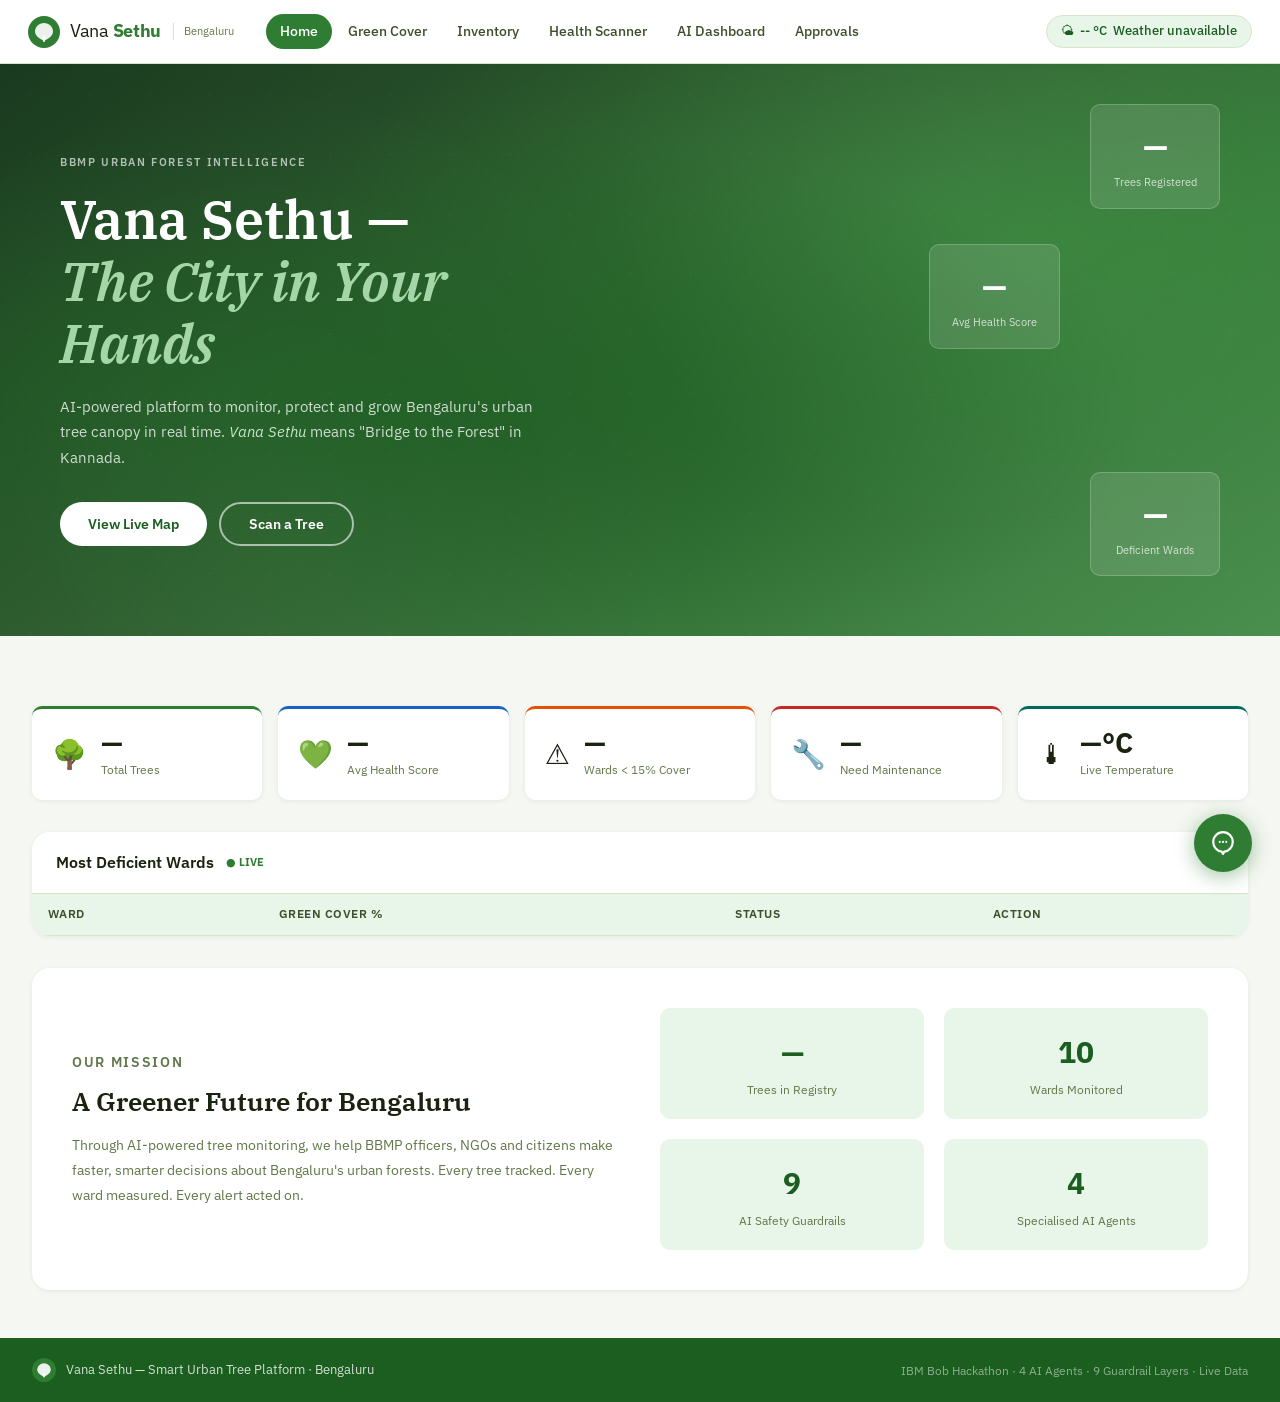
<file: frontend/index.html>
<!DOCTYPE html>
<html lang="en">
<head>
  <meta charset="UTF-8"/>
  <meta name="viewport" content="width=device-width, initial-scale=1.0"/>
  <title>Vana Sethu — Smart Urban Tree Platform · Bengaluru</title>
  <link rel="preconnect" href="https://fonts.googleapis.com"/>
  <link href="https://fonts.googleapis.com/css2?family=IBM+Plex+Sans:ital,wght@0,300;0,400;0,500;0,600;0,700;1,400&family=IBM+Plex+Serif:wght@400;600&display=swap" rel="stylesheet"/>
  <link rel="stylesheet" href="lib/leaflet.css"/>
  <link rel="stylesheet" href="css/styles.css"/>
</head>
<body>

<!-- ══ TOP NAV ══════════════════════════════════════════════════════════════ -->
<header class="topnav" id="topnav">
  <div class="nav-brand">
    <svg width="32" height="32" viewBox="0 0 32 32" fill="none">
      <circle cx="16" cy="16" r="16" fill="#2E7D32"/>
      <path d="M16 7C11 7 7 11 7 15.5c0 3.5 2.5 6 9 9.5 6.5-3.5 9-6 9-9.5C25 11 21 7 16 7z" fill="#fff" opacity=".9"/>
      <rect x="15" y="20" width="2" height="6" rx="1" fill="#fff"/>
    </svg>
    <span class="brand-name">Vana<strong> Sethu</strong></span>
    <span class="brand-sub">Bengaluru</span>
  </div>
  <nav class="nav-links">
    <a href="#" class="nav-link active" data-panel="home">Home</a>
    <a href="#" class="nav-link" data-panel="map">Green Cover</a>
    <a href="#" class="nav-link" data-panel="inventory">Inventory</a>
    <a href="#" class="nav-link" data-panel="health">Health Scanner</a>
    <a href="#" class="nav-link" data-panel="metrics">AI Dashboard</a>
    <a href="#" class="nav-link" data-panel="approvals">Approvals</a>
  </nav>
  <div class="nav-right">
    <div class="weather-pill" id="weather-pill">
      <span id="nav-weather-icon">🌤</span>
      <span id="nav-weather-temp">-- °C</span>
      <span id="nav-weather-cond">Bengaluru</span>
    </div>
  </div>
</header>

<!-- ══ PANELS ════════════════════════════════════════════════════════════════ -->
<main class="main-wrap">

  <!-- ── HOME / DASHBOARD ──────────────────────────────────────────────────── -->
  <section class="panel active" id="panel-home">

    <!-- Hero -->
    <div class="hero">
      <div class="hero-bg-overlay"></div>
      <div class="hero-content">
        <p class="hero-eyebrow">BBMP Urban Forest Intelligence</p>
        <h1 class="hero-title">Vana Sethu —<br/><em>The City in Your Hands</em></h1>
        <p class="hero-desc">AI-powered platform to monitor, protect and grow Bengaluru's urban tree canopy in real time. <em>Vana Sethu</em> means "Bridge to the Forest" in Kannada.</p>
        <div class="hero-cta-row">
          <button class="btn-hero" onclick="switchPanel('map')">View Live Map</button>
          <button class="btn-hero-outline" onclick="switchPanel('health')">Scan a Tree</button>
        </div>
      </div>
      <!-- Floating stat cards -->
      <div class="hero-stat top-right" id="stat-trees">
        <span class="stat-num" id="hs-total">—</span>
        <span class="stat-label">Trees Registered</span>
      </div>
      <div class="hero-stat bottom-left" id="stat-wards">
        <span class="stat-num" id="hs-deficient">—</span>
        <span class="stat-label">Deficient Wards</span>
      </div>
      <div class="hero-stat top-left" id="stat-health">
        <span class="stat-num" id="hs-health">—</span>
        <span class="stat-label">Avg Health Score</span>
      </div>
    </div>

    <!-- Curved separator -->
    <div class="curve-separator">
      <svg viewBox="0 0 1440 80" preserveAspectRatio="none"><path d="M0,0 C360,80 1080,80 1440,0 L1440,80 L0,80 Z" fill="#f5f7f2"/></svg>
    </div>

    <!-- KPI strip -->
    <div class="kpi-strip">
      <div class="kpi-card kpi-green">
        <div class="kpi-icon">🌳</div>
        <div class="kpi-info">
          <div class="kpi-val" id="kpi-total">—</div>
          <div class="kpi-lbl">Total Trees</div>
        </div>
      </div>
      <div class="kpi-card kpi-blue">
        <div class="kpi-icon">💚</div>
        <div class="kpi-info">
          <div class="kpi-val" id="kpi-avg-health">—</div>
          <div class="kpi-lbl">Avg Health Score</div>
        </div>
      </div>
      <div class="kpi-card kpi-amber">
        <div class="kpi-icon">⚠️</div>
        <div class="kpi-info">
          <div class="kpi-val" id="kpi-deficient">—</div>
          <div class="kpi-lbl">Wards &lt; 15% Cover</div>
        </div>
      </div>
      <div class="kpi-card kpi-red">
        <div class="kpi-icon">🔧</div>
        <div class="kpi-info">
          <div class="kpi-val" id="kpi-maintenance">—</div>
          <div class="kpi-lbl">Need Maintenance</div>
        </div>
      </div>
      <div class="kpi-card kpi-teal">
        <div class="kpi-icon">🌡</div>
        <div class="kpi-info">
          <div class="kpi-val" id="kpi-temp">—°C</div>
          <div class="kpi-lbl">Live Temperature</div>
        </div>
      </div>
    </div>

    <!-- Section: Deficient wards table -->
    <div class="content-section">
      <div class="section-header">
        <h2>Most Deficient Wards</h2>
        <span class="live-dot">● LIVE</span>
      </div>
      <table class="data-table" id="deficient-table">
        <thead><tr><th>Ward</th><th>Green Cover %</th><th>Status</th><th>Action</th></tr></thead>
        <tbody id="deficient-tbody"></tbody>
      </table>
    </div>

    <!-- Section: Our mission -->
    <div class="mission-section">
      <div class="mission-text">
        <p class="mission-eyebrow">Our mission</p>
        <h2>A Greener Future for Bengaluru</h2>
        <p>Through AI-powered tree monitoring, we help BBMP officers, NGOs and citizens make faster, smarter decisions about Bengaluru's urban forests. Every tree tracked. Every ward measured. Every alert acted on.</p>
      </div>
      <div class="mission-stats">
        <div class="m-stat"><strong id="ms-total">—</strong><span>Trees in Registry</span></div>
        <div class="m-stat"><strong>10</strong><span>Wards Monitored</span></div>
        <div class="m-stat"><strong>9</strong><span>AI Safety Guardrails</span></div>
        <div class="m-stat"><strong>4</strong><span>Specialised AI Agents</span></div>
      </div>
    </div>

  </section>

  <!-- ── GREEN COVER MAP ───────────────────────────────────────────────────── -->
  <section class="panel" id="panel-map">
    <div class="page-header">
      <h1>Green Cover Map</h1>
      <span class="update-badge" id="map-updated-badge">Last updated: —</span>
    </div>
    <div id="map-container"></div>
    <div class="map-legend">
      <span class="leg leg-critical">Critical &lt;10%</span>
      <span class="leg leg-deficient">Deficient 10–15%</span>
      <span class="leg leg-low">Low 15–25%</span>
      <span class="leg leg-medium">Moderate 25–40%</span>
      <span class="leg leg-good">Good &gt;40%</span>
    </div>
  </section>

  <!-- ── INVENTORY ─────────────────────────────────────────────────────────── -->
  <section class="panel" id="panel-inventory">
    <div class="page-header">
      <h1>Tree Inventory</h1>
      <button class="btn-primary" onclick="openAddModal()" style="margin-left:auto">+ Add Tree</button>
    </div>

    <!-- AI Search bar with plain-language hint -->
    <div class="nl-bar">
      <input type="text" id="nl-query-input"
        placeholder='Plain language: "show diseased Neem trees in Ward 7" or "trees needing attention"'/>
      <button id="nl-query-btn" class="btn-primary">Search with AI</button>
    </div>

    <!-- Quick filters -->
    <div class="filter-row">
      <input type="number" id="filter-ward" placeholder="Ward number e.g. 7" min="1" max="198"/>
      <input type="text" id="filter-species" placeholder="Species e.g. Neem"/>
      <select id="filter-status">
        <option value="">All Statuses</option>
        <option value="healthy">✅ Healthy</option>
        <option value="stressed">⚠️ Stressed</option>
        <option value="diseased">🔴 Diseased</option>
        <option value="critical">🚨 Critical</option>
      </select>
      <button id="filter-btn" class="btn-secondary">Apply Filter</button>
    </div>

    <div id="inventory-status"></div>
    <table class="data-table" id="inventory-table">
      <thead><tr><th>#</th><th>Species</th><th>Ward</th><th>Age</th><th>Health</th><th>Status</th><th>Last Checked</th><th>Actions</th></tr></thead>
      <tbody id="inventory-tbody"></tbody>
    </table>
    <div class="table-count" id="inventory-count"></div>
  </section>

  <!-- ── ADD / EDIT TREE MODAL ──────────────────────────────────────────────── -->
  <div class="inv-modal-overlay" id="inv-modal" style="display:none" onclick="if(event.target===this)closeInvModal()">
    <div class="inv-modal-box">
      <div class="inv-modal-header">
        <h2 id="inv-modal-title">Add New Tree</h2>
        <button class="inv-modal-close" onclick="closeInvModal()">✕</button>
      </div>
      <input type="hidden" id="inv-form-tree-id"/>
      <div class="inv-form-grid">
        <div class="inv-field">
          <label>Tree Species <span class="req">*</span></label>
          <input type="text" id="inv-form-species" placeholder="e.g. Neem, Peepal, Banyan"/>
        </div>
        <div class="inv-field">
          <label>Ward Number <span class="req">*</span></label>
          <input type="number" id="inv-form-ward" placeholder="e.g. 7" min="1" max="198"/>
        </div>
        <div class="inv-field">
          <label>Latitude</label>
          <input type="number" id="inv-form-lat" placeholder="e.g. 12.9716" step="0.0001"/>
        </div>
        <div class="inv-field">
          <label>Longitude</label>
          <input type="number" id="inv-form-lng" placeholder="e.g. 77.5946" step="0.0001"/>
        </div>
        <div class="inv-field">
          <label>Age (years)</label>
          <input type="number" id="inv-form-age" placeholder="e.g. 5" min="0"/>
        </div>
        <div class="inv-field">
          <label>Health Score (0–100)</label>
          <input type="number" id="inv-form-health" placeholder="100" min="0" max="100"/>
        </div>
        <div class="inv-field">
          <label>Status</label>
          <select id="inv-form-status">
            <option value="healthy">✅ Healthy</option>
            <option value="stressed">⚠️ Stressed</option>
            <option value="diseased">🔴 Diseased</option>
            <option value="critical">🚨 Critical</option>
          </select>
        </div>
        <div class="inv-field">
          <label>Last Checked</label>
          <input type="date" id="inv-form-date"/>
        </div>
      </div>
      <p class="inv-modal-error" id="inv-modal-error"></p>
      <div class="inv-modal-footer">
        <button class="btn-secondary" onclick="closeInvModal()">Cancel</button>
        <button class="btn-primary" id="inv-modal-save">Save</button>
      </div>
    </div>
  </div>

  <!-- ── MAINTENANCE MODAL ──────────────────────────────────────────────────── -->
  <div class="inv-modal-overlay" id="maint-modal" style="display:none" onclick="if(event.target===this)closeMaintModal()">
    <div class="inv-modal-box">
      <div class="inv-modal-header">
        <h2>🔧 Maintenance Log</h2>
        <button class="inv-modal-close" onclick="closeMaintModal()">✕</button>
      </div>
      <p id="maint-tree-label" style="font-weight:600;margin-bottom:12px;color:var(--forest)"></p>
      <input type="hidden" id="maint-tree-id-hidden"/>

      <!-- Existing log -->
      <div class="maint-log-section">
        <div class="inv-field-label">Past Maintenance Records</div>
        <ul id="maint-log-list" class="maint-log-list"></ul>
      </div>

      <!-- New entry -->
      <div class="inv-form-grid" style="margin-top:16px">
        <div class="inv-field" style="grid-column:1/-1">
          <label>Action Performed <span class="req">*</span></label>
          <input type="text" id="maint-action" placeholder='e.g. "Applied neem oil spray" or "Pruned dead branches"'/>
        </div>
        <div class="inv-field" style="grid-column:1/-1">
          <label>Notes</label>
          <input type="text" id="maint-notes" placeholder="Any additional notes (optional)"/>
        </div>
        <div class="inv-field" style="grid-column:1/-1">
          <label>Officer Name</label>
          <input type="text" id="maint-officer" placeholder="Your name or officer ID (optional)"/>
        </div>
      </div>
      <p class="inv-modal-error" id="maint-modal-error"></p>
      <div class="inv-modal-footer">
        <button class="btn-secondary" onclick="closeMaintModal()">Close</button>
        <button class="btn-primary" id="maint-save-btn">Log Action</button>
      </div>
    </div>
  </div>

  <!-- ── HEALTH SCANNER ────────────────────────────────────────────────────── -->
  <section class="panel" id="panel-health">
    <div class="page-header"><h1>Tree Health Scanner</h1></div>
    <div class="health-layout">
      <div class="upload-card">
        <div class="upload-zone" id="upload-zone">
          <div class="upload-icon">🌿</div>
          <p>Drop a tree image here or click to browse</p>
          <p class="upload-hint">JPEG / PNG · max 5MB</p>
          <input type="file" id="file-input" accept=".jpg,.jpeg,.png" hidden/>
        </div>
        <div class="env-params">
          <div class="param-row"><label>Ward</label><input type="number" id="param-ward" placeholder="e.g. 7"/></div>
          <div class="param-row"><label>Temperature (°C)</label><input type="number" id="param-temp" placeholder="e.g. 28"/></div>
          <div class="param-row"><label>Soil pH</label><input type="number" id="param-ph" step="0.1" placeholder="e.g. 6.5"/></div>
          <div class="param-row"><label>Rainfall (mm)</label><input type="number" id="param-rain" placeholder="e.g. 12"/></div>
        </div>
        <button id="assess-btn" class="btn-primary full-width">Analyse Tree</button>
      </div>
      <div class="health-result-card" id="health-result" style="display:none">
        <div class="health-score-ring" id="health-score-ring">
          <span id="health-score-num">—</span><small>/100</small>
        </div>
        <div class="health-sections">
          <div class="health-section"><div class="section-label">Issues Detected</div><ul id="health-issues"></ul></div>
          <div class="health-section"><div class="section-label">Maintenance Actions</div><ul id="health-actions"></ul></div>
          <div class="health-section"><div class="section-label">AI Reasoning</div><p id="health-reasoning" class="reasoning-text"></p></div>
          <div class="health-section">
            <div class="section-label">Confidence</div>
            <div class="confidence-bar"><div class="confidence-fill" id="confidence-fill"></div></div>
            <span id="confidence-pct"></span>
          </div>
        </div>
      </div>
    </div>
    <!-- HITL Modal -->
    <div class="hitl-modal" id="hitl-modal" style="display:none">
      <div class="hitl-box">
        <h2>⚠ Officer Approval Required</h2>
        <p>Critical health score detected. An officer must approve before flagging this tree for removal.</p>
        <div id="hitl-action-id" style="font-size:11px;color:#888;margin-bottom:18px"></div>
        <div style="display:flex;gap:12px">
          <button class="btn-primary" id="hitl-approve-btn">Approve</button>
          <button class="btn-danger" id="hitl-reject-btn">Reject</button>
        </div>
      </div>
    </div>
  </section>

  <!-- ── AI PERFORMANCE DASHBOARD ─────────────────────────────────────────── -->
  <section class="panel" id="panel-metrics">
    <div class="page-header">
      <h1>LLM &amp; Agent Performance Dashboard</h1>
      <button class="btn-secondary" id="refresh-metrics-btn" style="margin-left:auto">↺ Refresh</button>
    </div>

    <!-- Tab bar -->
    <div class="metrics-tabs">
      <button class="mtab active" data-tab="accuracy">Accuracy &amp; Quality</button>
      <button class="mtab" data-tab="rag">RAG Metrics</button>
      <button class="mtab" data-tab="agentic">Agentic AI</button>
      <button class="mtab" data-tab="safety">Safety &amp; Guardrails</button>
      <button class="mtab" data-tab="perf">Performance &amp; Cost</button>
      <button class="mtab" data-tab="multiagent">Multi-Agent</button>
    </div>

    <!-- Tab: Accuracy & Quality -->
    <div class="mtab-panel active" id="mtab-accuracy">
      <div class="metrics-kpi-row" id="mq-kpis"></div>
      <div class="metrics-chart-row">
        <div class="chart-card">
          <div class="chart-title">Accuracy Metrics Overview</div>
          <div class="bar-chart" id="mq-bar-chart"></div>
        </div>
        <div class="chart-card">
          <div class="chart-title">Metric Definitions</div>
          <table class="metrics-def-table">
            <tr><th>Metric</th><th>Description</th></tr>
            <tr><td>Accuracy</td><td>Correctness of generated answers</td></tr>
            <tr><td>Precision</td><td>Relevant results that are actually correct</td></tr>
            <tr><td>Recall</td><td>Relevant results successfully retrieved</td></tr>
            <tr><td>F1 Score</td><td>Harmonic mean of precision and recall</td></tr>
            <tr><td>Exact Match</td><td>Answer exactly matches expected output</td></tr>
            <tr><td>Semantic Sim.</td><td>Similarity between generated &amp; reference</td></tr>
            <tr><td>ROUGE-L</td><td>Overlap of generated text with reference</td></tr>
            <tr><td>BLEU</td><td>N-gram precision against reference text</td></tr>
          </table>
        </div>
      </div>
    </div>

    <!-- Tab: RAG -->
    <div class="mtab-panel" id="mtab-rag">
      <div class="metrics-kpi-row" id="mrag-kpis"></div>
      <div class="metrics-chart-row">
        <div class="chart-card">
          <div class="chart-title">RAG Pipeline Scores</div>
          <div class="bar-chart" id="mrag-bar-chart"></div>
        </div>
        <div class="chart-card">
          <div class="chart-title">RAG Metric Definitions</div>
          <table class="metrics-def-table">
            <tr><th>Metric</th><th>Description</th></tr>
            <tr><td>Context Precision</td><td>Retrieved documents are relevant</td></tr>
            <tr><td>Context Recall</td><td>Relevant info is retrieved</td></tr>
            <tr><td>Faithfulness</td><td>Answer supported by retrieved context</td></tr>
            <tr><td>Answer Relevancy</td><td>Answer relevant to user query</td></tr>
            <tr><td>Context Relevancy</td><td>Relevance of retrieved context</td></tr>
            <tr><td>Groundedness</td><td>Responses grounded in source data</td></tr>
          </table>
        </div>
      </div>
    </div>

    <!-- Tab: Agentic AI -->
    <div class="mtab-panel" id="mtab-agentic">
      <div class="metrics-kpi-row" id="mag-kpis"></div>
      <div class="metrics-chart-row">
        <div class="chart-card full-width-chart">
          <div class="chart-title">Per-Agent Performance</div>
          <div class="agent-perf-grid" id="agent-perf-grid"></div>
        </div>
      </div>
      <div class="metrics-chart-row">
        <div class="chart-card">
          <div class="chart-title">Agentic Metric Definitions</div>
          <table class="metrics-def-table">
            <tr><th>Metric</th><th>Description</th></tr>
            <tr><td>Task Completion</td><td>% tasks successfully completed</td></tr>
            <tr><td>Goal Achievement</td><td>Agent achieves assigned objective</td></tr>
            <tr><td>Tool Call Accuracy</td><td>Correct tools selected and invoked</td></tr>
            <tr><td>Planning Accuracy</td><td>Quality of execution plan</td></tr>
            <tr><td>Reasoning Quality</td><td>Logical consistency of reasoning</td></tr>
            <tr><td>Agent Coordination</td><td>Communication between agents</td></tr>
            <tr><td>Loop Detection</td><td>Identifies infinite execution cycles</td></tr>
          </table>
        </div>
      </div>
    </div>

    <!-- Tab: Safety & Guardrails -->
    <div class="mtab-panel" id="mtab-safety">
      <div class="metrics-kpi-row" id="ms-kpis"></div>
      <div class="metrics-chart-row">
        <div class="chart-card">
          <div class="chart-title">Safety Score Overview</div>
          <div class="bar-chart" id="ms-bar-chart"></div>
        </div>
        <div class="chart-card">
          <div class="chart-title">Guardrail Layer Status</div>
          <div class="guardrail-status-grid" id="guardrail-status-grid"></div>
        </div>
      </div>
    </div>

    <!-- Tab: Performance & Cost -->
    <div class="mtab-panel" id="mtab-perf">
      <div class="metrics-kpi-row" id="mp-kpis"></div>
      <div class="metrics-chart-row">
        <div class="chart-card">
          <div class="chart-title">Token Usage</div>
          <div class="bar-chart" id="mp-token-chart"></div>
        </div>
        <div class="chart-card">
          <div class="chart-title">Cost Breakdown</div>
          <div class="cost-breakdown" id="cost-breakdown"></div>
        </div>
      </div>
    </div>

    <!-- Tab: Multi-Agent -->
    <div class="mtab-panel" id="mtab-multiagent">
      <div class="metrics-kpi-row" id="mma-kpis"></div>
      <div class="metrics-chart-row">
        <div class="chart-card">
          <div class="chart-title">Individual Agent Accuracy</div>
          <div class="bar-chart" id="mma-bar-chart"></div>
        </div>
        <div class="chart-card">
          <div class="chart-title">Multi-Agent Evaluation Framework</div>
          <table class="metrics-def-table">
            <tr><th>Dimension</th><th>What is evaluated</th></tr>
            <tr><td>Total Execution</td><td>E2E time and cost across all agents</td></tr>
            <tr><td>Workflow Completion</td><td>End-to-end task finishing rate</td></tr>
            <tr><td>Supervisor Accuracy</td><td>Dashboard Agent routing precision</td></tr>
            <tr><td>Conflict Resolution</td><td>How conflicting agent outputs are handled</td></tr>
            <tr><td>Inter-Agent Consistency</td><td>Outputs agree across agents</td></tr>
            <tr><td>Task Distribution</td><td>Efficient load sharing between agents</td></tr>
            <tr><td>Comm Success Rate</td><td>Agent-to-agent calls succeed</td></tr>
          </table>
        </div>
      </div>
    </div>

  </section>

  <!-- ── APPROVALS ─────────────────────────────────────────────────────────── -->
  <section class="panel" id="panel-approvals">
    <div class="page-header"><h1>Pending Approvals</h1></div>
    <div id="approvals-list"></div>
  </section>

</main>

<!-- ══ FOOTER ════════════════════════════════════════════════════════════════ -->
<footer class="site-footer">
  <div class="footer-inner">
    <div class="footer-brand">
      <svg width="24" height="24" viewBox="0 0 32 32" fill="none">
        <circle cx="16" cy="16" r="16" fill="#2E7D32"/>
        <path d="M16 7C11 7 7 11 7 15.5c0 3.5 2.5 6 9 9.5 6.5-3.5 9-6 9-9.5C25 11 21 7 16 7z" fill="#fff" opacity=".9"/>
        <rect x="15" y="20" width="2" height="6" rx="1" fill="#fff"/>
      </svg>
      <span>Vana Sethu — Smart Urban Tree Platform · Bengaluru</span>
    </div>
    <div class="footer-info">IBM Bob Hackathon · 4 AI Agents · 9 Guardrail Layers · Live Data</div>
  </div>
</footer>

<!-- Guardrail toast -->
<div class="guardrail-toast" id="guardrail-toast" style="display:none">
  <span id="toast-msg">🛡 Input contains restricted content. Please rephrase.</span>
  <button onclick="document.getElementById('guardrail-toast').style.display='none'">✕</button>
</div>

<script src="lib/leaflet.js"></script>
<script src="js/dashboard.js"></script>
<script src="js/map.js"></script>
<script src="js/inventory.js"></script>
<script src="js/health_scanner.js"></script>
<script src="js/metrics.js"></script>
<script src="js/agent.js"></script>
</body>
</html>
</file>
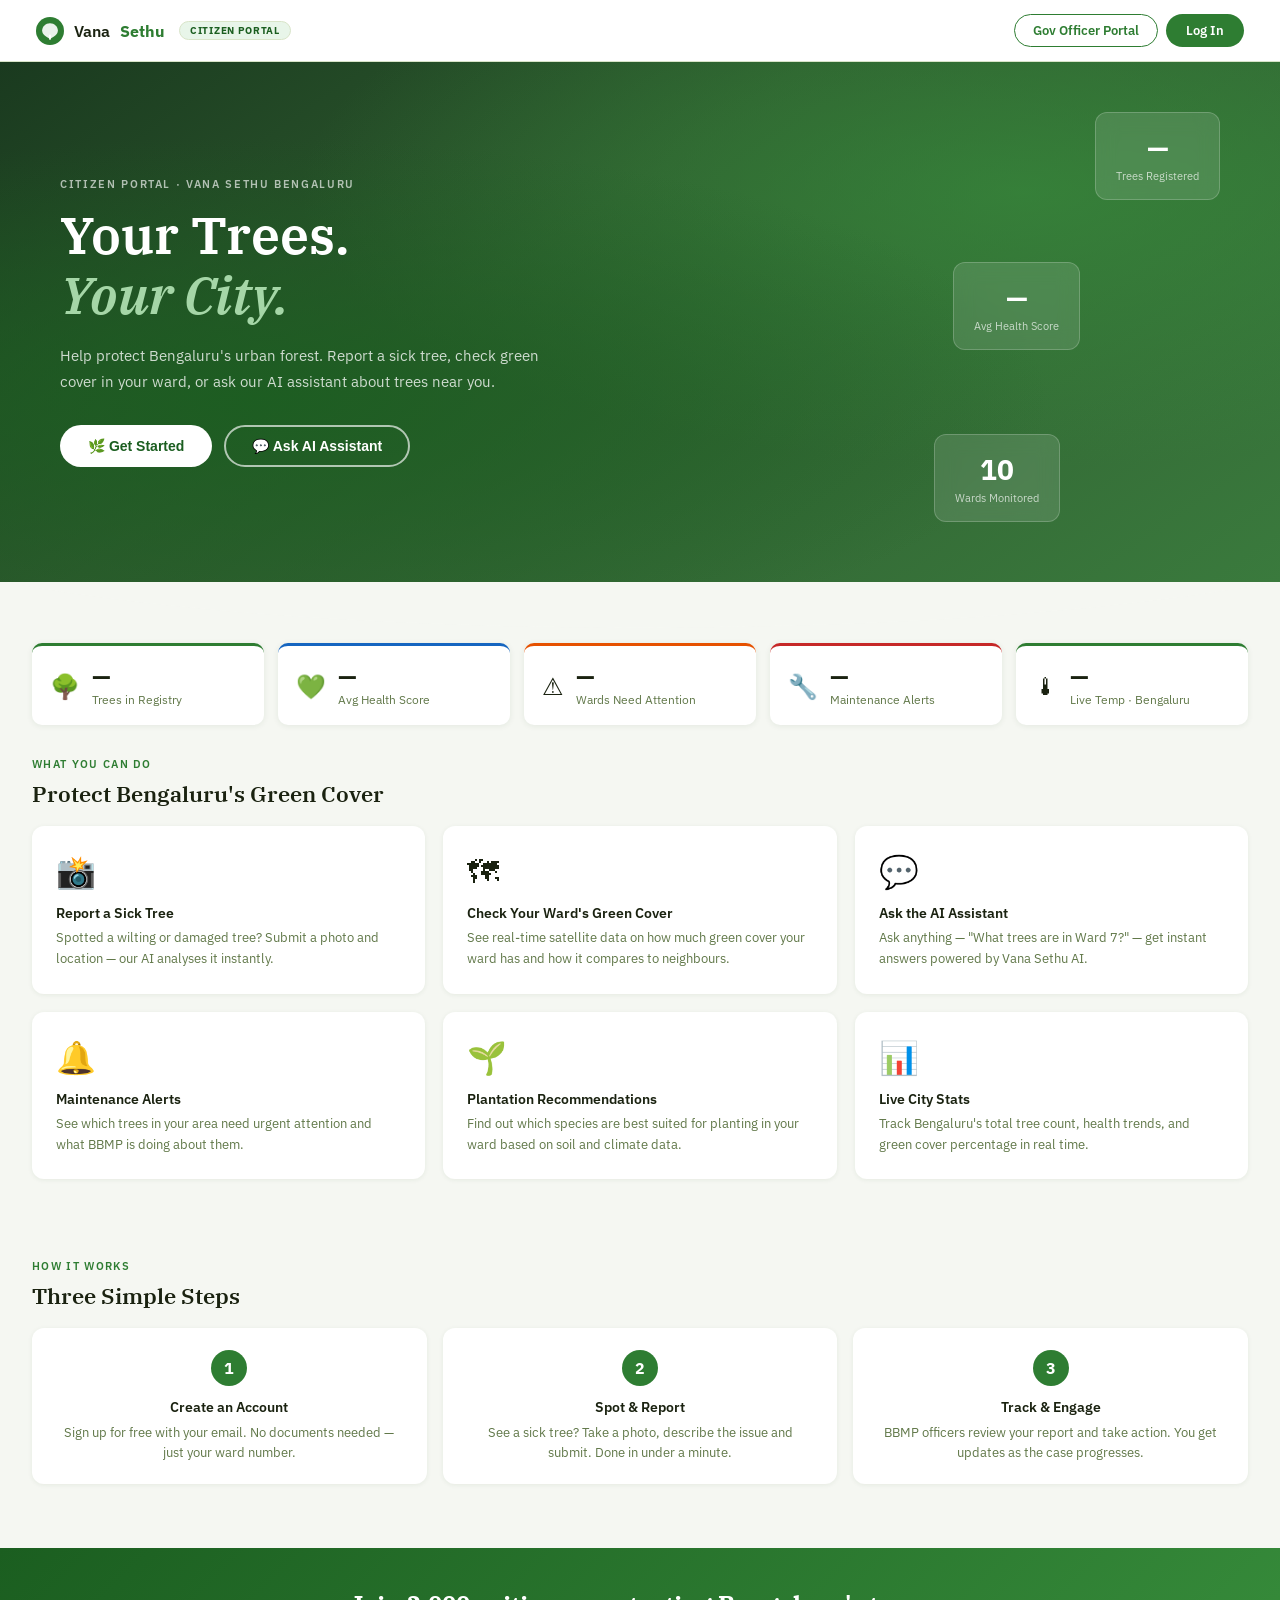
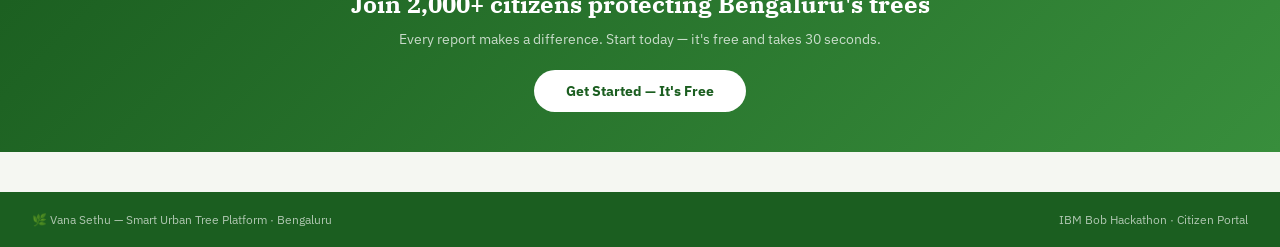
<file: frontend/citizen.html>
<!DOCTYPE html>
<html lang="en">
<head>
<meta charset="UTF-8"/><meta name="viewport" content="width=device-width,initial-scale=1.0"/>
<title>Vana Sethu — Citizen Portal</title>
<link href="https://fonts.googleapis.com/css2?family=IBM+Plex+Sans:ital,wght@0,300;0,400;0,500;0,600;0,700;1,400&family=IBM+Plex+Serif:wght@400;600&display=swap" rel="stylesheet"/>
<style>
*,*::before,*::after{box-sizing:border-box;margin:0;padding:0}
:root{
  --g:#2E7D32;--gd:#1B5E20;--gm:#388E3C;--gp:#E8F5E9;--gb:#f5f7f2;
  --text:#1a2210;--muted:#617849;--card:#fff;--border:#d8e4c8;
  --amber:#E65100;--red:#C62828;--blue:#1565C0;
  --font:'IBM Plex Sans',system-ui,sans-serif;
  --serif:'IBM Plex Serif',Georgia,serif;
}
body{font-family:var(--font);font-size:14px;color:var(--text);background:var(--gb);min-height:100vh}

/* ═══ SCREEN SYSTEM ═════════════════════════════════════════════════════════ */
.screen{display:none;flex-direction:column;min-height:100vh}
.screen.active{display:flex}

/* ═══ ① LANDING SCREEN ══════════════════════════════════════════════════════ */
#screen-landing{background:var(--gb)}
/* Top nav */
.ln-nav{height:62px;background:#fff;border-bottom:1px solid var(--border);display:flex;align-items:center;padding:0 36px;gap:14px;flex-shrink:0}
.brand{display:flex;align-items:center;gap:10px;font-size:16px;font-weight:600;color:var(--text);text-decoration:none}
.brand strong{color:var(--g)}
.brand-badge{background:var(--gp);color:var(--gd);font-size:10px;font-weight:700;letter-spacing:.07em;text-transform:uppercase;padding:2px 10px;border-radius:12px;border:1px solid var(--border)}
.ln-nav-right{margin-left:auto;display:flex;gap:8px}
.btn-outline{background:transparent;color:var(--g);border:1.5px solid var(--g);border-radius:20px;padding:7px 18px;font-size:13px;font-weight:600;cursor:pointer;text-decoration:none;font-family:var(--font)}
.btn-outline:hover{background:var(--gp)}
.btn-solid{background:var(--g);color:#fff;border:none;border-radius:20px;padding:8px 20px;font-size:13px;font-weight:600;cursor:pointer;font-family:var(--font)}
.btn-solid:hover{background:var(--gd)}

/* Hero */
.landing-hero{min-height:520px;background:radial-gradient(ellipse at 20% 65%,rgba(27,94,32,.88) 0%,transparent 55%),radial-gradient(ellipse at 80% 25%,rgba(56,142,60,.65) 0%,transparent 50%),linear-gradient(145deg,#1a3a1f 0%,#2d5a2e 40%,#3a7a3d 100%);overflow:hidden;display:flex;align-items:center;position:relative}
.lh-content{position:relative;z-index:2;max-width:620px;padding:60px}
.eyebrow{font-size:11px;font-weight:600;letter-spacing:.15em;text-transform:uppercase;color:rgba(255,255,255,.65);margin-bottom:14px}
.hero-title{font-family:var(--serif);font-size:clamp(28px,4.5vw,52px);font-weight:600;line-height:1.15;color:#fff;margin-bottom:18px}
.hero-title em{color:#a5d6a7;font-style:italic}
.hero-desc{font-size:15px;color:rgba(255,255,255,.78);line-height:1.75;max-width:480px;margin-bottom:30px}
.cta-row{display:flex;gap:12px;flex-wrap:wrap}
.btn-hero{background:#fff;color:var(--gd);border:none;border-radius:24px;padding:12px 28px;font-size:14px;font-weight:700;cursor:pointer;transition:transform .15s,box-shadow .15s}
.btn-hero:hover{transform:translateY(-2px);box-shadow:0 6px 20px rgba(0,0,0,.2)}
.btn-hero-o{background:transparent;color:#fff;border:2px solid rgba(255,255,255,.65);border-radius:24px;padding:11px 26px;font-size:14px;font-weight:600;cursor:pointer}
.btn-hero-o:hover{background:rgba(255,255,255,.12)}
/* Floating stats */
.fstat{position:absolute;z-index:3;background:rgba(255,255,255,.12);backdrop-filter:blur(10px);border:1px solid rgba(255,255,255,.2);border-radius:12px;padding:16px 20px;text-align:center;min-width:120px}
.fstat.s1{top:50px;right:60px}.fstat.s2{bottom:60px;right:220px}.fstat.s3{top:200px;right:200px}
.fstat-num{font-size:28px;font-weight:700;color:#fff}
.fstat-lbl{font-size:11px;color:rgba(255,255,255,.7);margin-top:3px}
/* Curve */
.curve{margin-top:-1px;line-height:0}
.curve svg{width:100%;display:block}
/* Stats strip */
.stats-strip{display:flex;gap:14px;padding:0 32px 32px;flex-wrap:wrap}
.sc{flex:1;min-width:140px;background:var(--card);border-radius:10px;box-shadow:0 1px 6px rgba(30,70,20,.08);padding:18px;border-top:3px solid var(--g);display:flex;align-items:center;gap:12px;transition:transform .2s,box-shadow .2s}
.sc:hover{transform:translateY(-2px);box-shadow:0 4px 20px rgba(30,70,20,.12)}
.sc.amber{border-top-color:var(--amber)}.sc.blue{border-top-color:var(--blue)}.sc.red{border-top-color:var(--red)}
.sc-icon{font-size:24px}.sc-val{font-size:24px;font-weight:700;line-height:1}.sc-lbl{font-size:11.5px;color:var(--muted);margin-top:4px}
/* Sections */
.lsec{padding:0 32px 48px}
.lsec h2{font-family:var(--serif);font-size:22px;font-weight:600;margin-bottom:18px}
.sec-eyebrow{font-size:11px;font-weight:600;letter-spacing:.12em;text-transform:uppercase;color:var(--g);margin-bottom:8px}
/* Features grid */
.features{display:grid;grid-template-columns:repeat(3,1fr);gap:18px;margin-bottom:32px}
.feat{background:var(--card);border-radius:12px;padding:24px;box-shadow:0 1px 5px rgba(30,70,20,.07)}
.feat-icon{font-size:32px;margin-bottom:12px}
.feat h3{font-size:14px;font-weight:600;margin-bottom:6px}
.feat p{font-size:13px;color:var(--muted);line-height:1.6}
/* How it works */
.steps{display:flex;gap:16px;flex-wrap:wrap;margin-bottom:16px}
.step{flex:1;min-width:200px;background:var(--card);border-radius:12px;padding:22px;box-shadow:0 1px 5px rgba(30,70,20,.07);text-align:center}
.step-num{width:36px;height:36px;border-radius:50%;background:var(--g);color:#fff;font-weight:700;font-size:16px;display:flex;align-items:center;justify-content:center;margin:0 auto 12px}
.step h4{font-size:14px;font-weight:600;margin-bottom:6px}
.step p{font-size:12.5px;color:var(--muted);line-height:1.6}
/* CTA band */
.cta-band{background:linear-gradient(135deg,var(--gd) 0%,var(--gm) 100%);padding:40px 32px;text-align:center;margin:0 0 40px}
.cta-band h2{font-family:var(--serif);font-size:24px;color:#fff;margin-bottom:10px}
.cta-band p{font-size:14px;color:rgba(255,255,255,.75);margin-bottom:22px}
.btn-cta-white{background:#fff;color:var(--gd);border:none;border-radius:24px;padding:12px 32px;font-size:14px;font-weight:700;cursor:pointer;font-family:var(--font)}
.btn-cta-white:hover{background:var(--gp)}
/* Footer */
footer{background:var(--gd);color:rgba(255,255,255,.65);padding:20px 32px;display:flex;justify-content:space-between;align-items:center;flex-wrap:wrap;gap:10px;margin-top:auto}
footer span{font-size:12px}

/* ═══ ② LOGIN SCREEN ════════════════════════════════════════════════════════ */
#screen-login{align-items:center;justify-content:center;background:radial-gradient(ellipse at 30% 60%,rgba(27,94,32,.85) 0%,transparent 55%),linear-gradient(145deg,#1a3a1f 0%,#2d5a2e 50%,#3a7a3d 100%)}
.login-card{background:rgba(255,255,255,.08);backdrop-filter:blur(16px);border:1px solid rgba(255,255,255,.18);border-radius:20px;padding:44px 40px;width:420px;box-shadow:0 12px 48px rgba(0,0,0,.35)}
.login-logo{display:flex;align-items:center;gap:10px;margin-bottom:28px}
.login-logo span{font-size:19px;font-weight:600;color:#fff}
.login-logo strong{color:#a5d6a7}
.login-card h2{font-family:var(--serif);font-size:24px;color:#fff;margin-bottom:6px}
.login-card>p{font-size:13px;color:rgba(255,255,255,.6);margin-bottom:24px}
.lf{margin-bottom:16px}
.lf label{display:block;font-size:11px;font-weight:600;letter-spacing:.08em;text-transform:uppercase;color:rgba(255,255,255,.55);margin-bottom:7px}
.lf input{width:100%;padding:11px 16px;background:rgba(255,255,255,.1);border:1.5px solid rgba(255,255,255,.2);border-radius:10px;color:#fff;font-family:var(--font);font-size:14px;outline:none}
.lf input::placeholder{color:rgba(255,255,255,.4)}
.lf input:focus{border-color:rgba(165,214,167,.8);background:rgba(255,255,255,.15)}
.lf-hint{background:rgba(165,214,167,.12);border:1px solid rgba(165,214,167,.3);border-radius:8px;padding:10px 14px;font-size:12px;color:rgba(255,255,255,.65);margin-bottom:16px}
.lf-hint strong{color:#a5d6a7}
.login-btn{width:100%;background:var(--g);color:#fff;border:none;border-radius:24px;padding:13px;font-size:14px;font-weight:700;cursor:pointer;margin-top:4px;font-family:var(--font)}
.login-btn:hover{background:var(--gd)}
.login-err{color:#ff8a80;font-size:12.5px;margin-bottom:10px;display:none}
.login-links{display:flex;justify-content:space-between;margin-top:20px}
.login-links a{font-size:12px;color:rgba(255,255,255,.5);text-decoration:none;cursor:pointer}
.login-links a:hover{color:rgba(255,255,255,.85)}
.login-back{margin-top:16px;text-align:center}
.login-back button{background:none;border:none;color:rgba(255,255,255,.45);font-size:12.5px;cursor:pointer;font-family:var(--font)}
.login-back button:hover{color:rgba(255,255,255,.8)}

/* ═══ ③ DASHBOARD SCREEN ════════════════════════════════════════════════════ */
#screen-dash{background:var(--gb)}
/* Top nav */
.dash-nav{height:60px;background:#fff;border-bottom:1px solid var(--border);display:flex;align-items:center;padding:0 28px;gap:14px;position:sticky;top:0;z-index:100;flex-shrink:0}
.dash-nav-tabs{display:flex;gap:2px;margin-left:16px}
.dtab{background:none;border:none;padding:8px 14px;font-family:var(--font);font-size:13px;font-weight:500;color:var(--muted);cursor:pointer;border-radius:8px;border-bottom:3px solid transparent;transition:color .15s}
.dtab:hover{background:var(--gp);color:var(--gd)}
.dtab.active{color:var(--gd);border-bottom-color:var(--g);font-weight:600}
.dash-nav-right{margin-left:auto;display:flex;align-items:center;gap:12px}
.user-pill{display:flex;align-items:center;gap:8px;background:var(--gp);border-radius:20px;padding:6px 14px;font-size:12.5px;color:var(--gd);font-weight:500}
.btn-logout{background:none;border:1.5px solid var(--border);color:var(--muted);border-radius:16px;padding:5px 13px;font-size:12px;cursor:pointer;font-family:var(--font)}
.btn-logout:hover{background:var(--gp);border-color:var(--g);color:var(--gd)}
/* Panels */
.dash-panel{display:none;padding:28px 32px;flex:1}
.dash-panel.active{display:block}
/* Page header */
.ph{display:flex;align-items:center;gap:12px;margin-bottom:22px}
.ph h1{font-size:20px;font-weight:600}
.ph-live{font-size:11px;font-weight:700;color:var(--g);animation:blink 2s infinite}
@keyframes blink{50%{opacity:.35}}
/* KPI strip */
.kpi-strip{display:flex;gap:14px;flex-wrap:wrap;margin-bottom:24px}
.kpi{flex:1;min-width:150px;background:var(--card);border-radius:10px;padding:18px;box-shadow:0 1px 5px rgba(30,70,20,.08);border-top:3px solid var(--g);display:flex;align-items:center;gap:12px;transition:box-shadow .2s,transform .2s}
.kpi:hover{box-shadow:0 4px 16px rgba(30,70,20,.12);transform:translateY(-2px)}
.kpi.amber{border-top-color:var(--amber)}.kpi.red{border-top-color:var(--red)}.kpi.blue{border-top-color:var(--blue)}.kpi.teal{border-top-color:#00695C}
.kpi-icon{font-size:22px}.kpi-val{font-size:22px;font-weight:700;line-height:1}.kpi-lbl{font-size:11px;color:var(--muted);margin-top:4px}
/* data table */
.data-table{width:100%;border-collapse:collapse;background:var(--card);border-radius:10px;box-shadow:0 1px 5px rgba(30,70,20,.07);overflow:hidden;font-size:13px}
.data-table th{background:var(--gp);font-weight:600;font-size:11px;text-transform:uppercase;letter-spacing:.04em;color:var(--muted);padding:10px 14px;text-align:left;border-bottom:1px solid var(--border)}
.data-table td{padding:10px 14px;border-bottom:1px solid #f0f4ec}
.data-table tbody tr:hover{background:var(--gp)}
.data-table tbody tr:last-child td{border-bottom:none}
.badge{display:inline-block;font-size:11px;font-weight:600;padding:2px 9px;border-radius:14px}
.b-healthy{background:#E8F5E9;color:#1B5E20}.b-stressed{background:#FFF8E1;color:#E65100}
.b-diseased{background:#FBE9E7;color:#BF360C}.b-critical{background:#FFEBEE;color:#B71C1C}
/* Report form */
.rform{background:var(--card);border-radius:14px;padding:28px;box-shadow:0 1px 6px rgba(30,70,20,.08);max-width:640px}
.form-row{display:flex;gap:12px;margin-bottom:14px;flex-wrap:wrap}
.form-row input,.form-row select,.form-row textarea{flex:1;padding:10px 14px;border:1.5px solid var(--border);border-radius:8px;font-family:var(--font);font-size:13px;outline:none;min-width:180px}
.form-row input:focus,.form-row select:focus,.form-row textarea:focus{border-color:var(--g)}
textarea{resize:vertical;min-height:80px}
.btn-submit{background:var(--g);color:#fff;border:none;border-radius:24px;padding:11px 28px;font-size:14px;font-weight:600;cursor:pointer;font-family:var(--font)}
.btn-submit:hover{background:var(--gd)}
.form-success{display:none;background:var(--gp);border:1px solid var(--border);border-radius:8px;padding:14px 18px;color:var(--gd);font-size:13px;margin-top:12px;font-weight:500}
/* Green cover info */
.wards-grid{display:grid;grid-template-columns:repeat(auto-fill,minmax(220px,1fr));gap:14px;margin-top:12px}
.ward-tile{background:var(--card);border-radius:10px;padding:18px;box-shadow:0 1px 5px rgba(30,70,20,.07);border-left:4px solid var(--g)}
.ward-tile.red{border-left-color:var(--red)}.ward-tile.amber{border-left-color:var(--amber)}
.ward-name{font-weight:600;font-size:13px;margin-bottom:4px}
.ward-pct{font-size:22px;font-weight:700;color:var(--g);margin-bottom:4px}
.ward-pct.low{color:var(--amber)}.ward-pct.crit{color:var(--red)}
.ward-status{font-size:11px;color:var(--muted)}
/* My reports */
.report-card{background:var(--card);border-radius:10px;padding:18px 20px;margin-bottom:12px;box-shadow:0 1px 5px rgba(30,70,20,.07);display:flex;justify-content:space-between;align-items:flex-start}
.rc-info .rc-title{font-weight:600;font-size:14px;margin-bottom:4px}
.rc-info .rc-sub{font-size:12px;color:var(--muted)}
.rc-status{font-size:11px;font-weight:600;padding:3px 10px;border-radius:12px}
.rc-status.pending{background:#FFF8E1;color:#E65100}.rc-status.reviewed{background:#E8F5E9;color:#1B5E20}
/* AI Chat */
.chat-fab{position:fixed;bottom:28px;right:28px;z-index:500;width:56px;height:56px;border-radius:50%;background:var(--g);color:#fff;border:none;font-size:24px;cursor:pointer;box-shadow:0 4px 16px rgba(30,70,20,.35);display:flex;align-items:center;justify-content:center}
.chat-fab:hover{background:var(--gd)}
.chat-window{position:fixed;bottom:98px;right:28px;z-index:500;width:360px;height:480px;background:var(--card);border-radius:16px;box-shadow:0 8px 40px rgba(30,70,20,.18);border:1px solid var(--border);display:none;flex-direction:column;overflow:hidden}
.chat-window.open{display:flex}
.chat-header{background:var(--g);color:#fff;padding:14px 18px;display:flex;align-items:center;gap:10px;flex-shrink:0}
.chat-h-title{flex:1;font-size:14px;font-weight:600}
.chat-close{background:none;border:none;color:#fff;font-size:18px;cursor:pointer}
.chat-body{flex:1;overflow-y:auto;padding:14px;display:flex;flex-direction:column;gap:10px;background:#f8fdf5}
.chat-msg{max-width:82%;padding:10px 13px;border-radius:12px;font-size:13px;line-height:1.5;white-space:pre-wrap}
.chat-msg.bot{background:var(--gp);color:var(--text);align-self:flex-start;border-bottom-left-radius:3px}
.chat-msg.user{background:var(--g);color:#fff;align-self:flex-end;border-bottom-right-radius:3px}
.chat-msg.typing{background:var(--gp);color:var(--muted);font-style:italic;align-self:flex-start}
.chat-footer{padding:12px;border-top:1px solid var(--border);display:flex;gap:8px;flex-shrink:0}
.chat-input{flex:1;padding:9px 14px;border:1.5px solid var(--border);border-radius:20px;font-family:var(--font);font-size:13px;outline:none}
.chat-input:focus{border-color:var(--g)}
.chat-send{background:var(--g);color:#fff;border:none;border-radius:20px;padding:9px 16px;font-size:13px;cursor:pointer;font-family:var(--font)}
.chat-quick{padding:0 14px 10px;display:flex;gap:6px;flex-wrap:wrap;background:#fff;border-top:1px solid var(--border)}
.qbtn{background:var(--gp);border:1px solid var(--border);color:var(--gd);border-radius:16px;padding:5px 12px;font-size:11.5px;cursor:pointer;font-family:var(--font)}
.qbtn:hover{background:var(--border)}
/* Toast */
.toast{position:fixed;bottom:24px;left:50%;transform:translateX(-50%);background:#1a3a1f;color:#fff;border-left:4px solid var(--g);border-radius:8px;padding:12px 20px;font-size:13px;z-index:999;display:none;box-shadow:0 4px 20px rgba(0,0,0,.2)}
/* Dash footer */
.dash-footer{background:var(--gd);color:rgba(255,255,255,.65);padding:16px 28px;display:flex;justify-content:space-between;align-items:center;flex-wrap:wrap;gap:8px;flex-shrink:0}
.dash-footer span{font-size:12px}

@media(max-width:800px){.features{grid-template-columns:1fr 1fr}.fstat{display:none}.lh-content{padding:40px 20px}.stats-strip,.lsec{padding-left:16px;padding-right:16px}.wards-grid{grid-template-columns:1fr}}
@media(max-width:500px){.features{grid-template-columns:1fr}.chat-window{width:calc(100vw - 32px);right:16px}.dash-nav-tabs{display:none}}
</style>
</head>
<body>

<!-- ══════════════════════════════════════════════════════════════════════════
  SCREEN 1 — LANDING
══════════════════════════════════════════════════════════════════════════ -->
<div class="screen active" id="screen-landing">

  <!-- Nav -->
  <header class="ln-nav">
    <a href="landing.html" class="brand">
      <svg width="28" height="28" viewBox="0 0 32 32" fill="none"><circle cx="16" cy="16" r="16" fill="#2E7D32"/><path d="M16 7C11 7 7 11 7 15.5c0 3.5 2.5 6 9 9.5 6.5-3.5 9-6 9-9.5C25 11 21 7 16 7z" fill="#fff" opacity=".9"/><rect x="15" y="20" width="2" height="6" rx="1" fill="#fff"/></svg>
      Vana <strong>Sethu</strong>
    </a>
    <span class="brand-badge">Citizen Portal</span>
    <div class="ln-nav-right">
      <a href="govt.html" class="btn-outline" style="text-decoration:none">Gov Officer Portal</a>
      <button class="btn-solid" onclick="showScreen('login')">Log In</button>
    </div>
  </header>

  <!-- Hero -->
  <div class="landing-hero">
    <div class="lh-content">
      <p class="eyebrow">Citizen Portal · Vana Sethu Bengaluru</p>
      <h1 class="hero-title">Your Trees.<br/><em>Your City.</em></h1>
      <p class="hero-desc">Help protect Bengaluru's urban forest. Report a sick tree, check green cover in your ward, or ask our AI assistant about trees near you.</p>
      <div class="cta-row">
        <button class="btn-hero" onclick="showScreen('login')">🌿 Get Started</button>
        <button class="btn-hero-o" onclick="showScreen('login')">💬 Ask AI Assistant</button>
      </div>
    </div>
    <div class="fstat s1"><div class="fstat-num" id="lfs-trees">—</div><div class="fstat-lbl">Trees Registered</div></div>
    <div class="fstat s2"><div class="fstat-num" id="lfs-wards">10</div><div class="fstat-lbl">Wards Monitored</div></div>
    <div class="fstat s3"><div class="fstat-num" id="lfs-health">—</div><div class="fstat-lbl">Avg Health Score</div></div>
  </div>
  <div class="curve"><svg viewBox="0 0 1440 70" preserveAspectRatio="none"><path d="M0,0 C360,70 1080,70 1440,0 L1440,70 L0,70 Z" fill="#f5f7f2"/></svg></div>

  <!-- Stats strip -->
  <div class="stats-strip">
    <div class="sc"><div class="sc-icon">🌳</div><div><div class="sc-val" id="lsc-trees">—</div><div class="sc-lbl">Trees in Registry</div></div></div>
    <div class="sc blue"><div class="sc-icon">💚</div><div><div class="sc-val" id="lsc-health">—</div><div class="sc-lbl">Avg Health Score</div></div></div>
    <div class="sc amber"><div class="sc-icon">⚠️</div><div><div class="sc-val" id="lsc-wards">—</div><div class="sc-lbl">Wards Need Attention</div></div></div>
    <div class="sc red"><div class="sc-icon">🔧</div><div><div class="sc-val" id="lsc-maint">—</div><div class="sc-lbl">Maintenance Alerts</div></div></div>
    <div class="sc"><div class="sc-icon">🌡</div><div><div class="sc-val" id="lsc-temp">—</div><div class="sc-lbl">Live Temp · Bengaluru</div></div></div>
  </div>

  <!-- Features -->
  <div class="lsec">
    <p class="sec-eyebrow">What you can do</p>
    <h2>Protect Bengaluru's Green Cover</h2>
    <div class="features">
      <div class="feat"><div class="feat-icon">📸</div><h3>Report a Sick Tree</h3><p>Spotted a wilting or damaged tree? Submit a photo and location — our AI analyses it instantly.</p></div>
      <div class="feat"><div class="feat-icon">🗺</div><h3>Check Your Ward's Green Cover</h3><p>See real-time satellite data on how much green cover your ward has and how it compares to neighbours.</p></div>
      <div class="feat"><div class="feat-icon">💬</div><h3>Ask the AI Assistant</h3><p>Ask anything — "What trees are in Ward 7?" — get instant answers powered by Vana Sethu AI.</p></div>
      <div class="feat"><div class="feat-icon">🔔</div><h3>Maintenance Alerts</h3><p>See which trees in your area need urgent attention and what BBMP is doing about them.</p></div>
      <div class="feat"><div class="feat-icon">🌱</div><h3>Plantation Recommendations</h3><p>Find out which species are best suited for planting in your ward based on soil and climate data.</p></div>
      <div class="feat"><div class="feat-icon">📊</div><h3>Live City Stats</h3><p>Track Bengaluru's total tree count, health trends, and green cover percentage in real time.</p></div>
    </div>
  </div>

  <!-- How it works -->
  <div class="lsec">
    <p class="sec-eyebrow">How it works</p>
    <h2>Three Simple Steps</h2>
    <div class="steps">
      <div class="step"><div class="step-num">1</div><h4>Create an Account</h4><p>Sign up for free with your email. No documents needed — just your ward number.</p></div>
      <div class="step"><div class="step-num">2</div><h4>Spot & Report</h4><p>See a sick tree? Take a photo, describe the issue and submit. Done in under a minute.</p></div>
      <div class="step"><div class="step-num">3</div><h4>Track & Engage</h4><p>BBMP officers review your report and take action. You get updates as the case progresses.</p></div>
    </div>
  </div>

  <!-- CTA band -->
  <div class="cta-band">
    <h2>Join 2,000+ citizens protecting Bengaluru's trees</h2>
    <p>Every report makes a difference. Start today — it's free and takes 30 seconds.</p>
    <button class="btn-cta-white" onclick="showScreen('login')">Get Started — It's Free</button>
  </div>

  <footer>
    <span>🌿 Vana Sethu — Smart Urban Tree Platform · Bengaluru</span>
    <span>IBM Bob Hackathon · Citizen Portal</span>
  </footer>
</div><!-- /screen-landing -->


<!-- ══════════════════════════════════════════════════════════════════════════
  SCREEN 2 — LOGIN
══════════════════════════════════════════════════════════════════════════ -->
<div class="screen" id="screen-login">
  <div class="login-card">
    <div class="login-logo">
      <svg width="30" height="30" viewBox="0 0 32 32" fill="none"><circle cx="16" cy="16" r="16" fill="#2E7D32"/><path d="M16 7C11 7 7 11 7 15.5c0 3.5 2.5 6 9 9.5 6.5-3.5 9-6 9-9.5C25 11 21 7 16 7z" fill="#fff" opacity=".9"/><rect x="15" y="20" width="2" height="6" rx="1" fill="#fff"/></svg>
      <span>Vana <strong>Sethu</strong> · Citizen</span>
    </div>
    <h2>Citizen Login</h2>
    <p>Log in to report trees and track Bengaluru's green cover.</p>
    <div class="lf-hint">🔑 Demo — use <strong>citizen@vanasethu.in</strong> / <strong>citizen123</strong></div>
    <div class="lf"><label>Email</label><input type="email" id="l-email" placeholder="citizen@vanasethu.in" value="citizen@vanasethu.in"/></div>
    <div class="lf"><label>Password</label><input type="password" id="l-pass" placeholder="••••••••" value="citizen123"/></div>
    <div class="login-err" id="l-error"></div>
    <button class="login-btn" onclick="doLogin()">Log In to Citizen Portal</button>
    <div class="login-links">
      <a onclick="showScreen('landing')">← Back to Home</a>
      <a href="govt.html">Government Portal →</a>
    </div>
    <div class="login-back"><button onclick="showScreen('landing')">← Return to landing page</button></div>
  </div>
</div><!-- /screen-login -->


<!-- ══════════════════════════════════════════════════════════════════════════
  SCREEN 3 — DASHBOARD
══════════════════════════════════════════════════════════════════════════ -->
<div class="screen" id="screen-dash">

  <!-- Nav -->
  <header class="dash-nav">
    <div class="brand" style="text-decoration:none;cursor:default">
      <svg width="26" height="26" viewBox="0 0 32 32" fill="none"><circle cx="16" cy="16" r="16" fill="#2E7D32"/><path d="M16 7C11 7 7 11 7 15.5c0 3.5 2.5 6 9 9.5 6.5-3.5 9-6 9-9.5C25 11 21 7 16 7z" fill="#fff" opacity=".9"/><rect x="15" y="20" width="2" height="6" rx="1" fill="#fff"/></svg>
      Vana <strong>Sethu</strong>
    </div>
    <div class="dash-nav-tabs">
      <button class="dtab active" data-panel="overview">Overview</button>
      <button class="dtab" data-panel="report">Report a Tree</button>
      <button class="dtab" data-panel="greencover">Green Cover</button>
      <button class="dtab" data-panel="myreports">My Reports</button>
      <button class="dtab" data-panel="alerts">Alerts</button>
    </div>
    <div class="dash-nav-right">
      <div class="user-pill">👤 <span id="dash-user-name">Citizen</span></div>
      <button class="btn-logout" onclick="doLogout()">Log Out</button>
    </div>
  </header>

  <!-- ── OVERVIEW PANEL ────────────────────────────────────────────────────── -->
  <div class="dash-panel active" id="dpanel-overview">
    <div class="ph"><h1>Welcome to Vana Sethu</h1><span class="ph-live">● LIVE</span></div>
    <div class="kpi-strip">
      <div class="kpi"><div class="kpi-icon">🌳</div><div><div class="kpi-val" id="dk-trees">—</div><div class="kpi-lbl">Trees Registered</div></div></div>
      <div class="kpi blue"><div class="kpi-icon">💚</div><div><div class="kpi-val" id="dk-health">—</div><div class="kpi-lbl">Avg Health Score</div></div></div>
      <div class="kpi amber"><div class="kpi-icon">⚠️</div><div><div class="kpi-val" id="dk-wards">—</div><div class="kpi-lbl">Wards Need Attention</div></div></div>
      <div class="kpi red"><div class="kpi-icon">🔧</div><div><div class="kpi-val" id="dk-maint">—</div><div class="kpi-lbl">Maintenance Alerts</div></div></div>
      <div class="kpi teal"><div class="kpi-icon">🌡</div><div><div class="kpi-val" id="dk-temp">—</div><div class="kpi-lbl">Live Temp</div></div></div>
    </div>

    <!-- City overview table -->
    <div style="margin-bottom:28px">
      <div class="ph" style="margin-bottom:12px"><h1 style="font-size:16px">Wards Needing Attention</h1></div>
      <table class="data-table">
        <thead><tr><th>Ward</th><th>Green Cover %</th><th>Status</th><th>Trees</th></tr></thead>
        <tbody id="ov-wards-tbody"></tbody>
      </table>
    </div>

    <!-- Features mini grid -->
    <div class="ph" style="margin-bottom:12px"><h1 style="font-size:16px">Quick Actions</h1></div>
    <div class="features" style="margin-bottom:0">
      <div class="feat" style="cursor:pointer" onclick="switchPanel('report')"><div class="feat-icon">📸</div><h3>Report a Tree</h3><p>Submit a report for a sick or damaged tree in your area.</p></div>
      <div class="feat" style="cursor:pointer" onclick="switchPanel('greencover')"><div class="feat-icon">🗺</div><h3>Check Green Cover</h3><p>See green cover percentage per ward across Bengaluru.</p></div>
      <div class="feat" style="cursor:pointer" onclick="document.getElementById('chat-fab').click()"><div class="feat-icon">💬</div><h3>Ask AI Assistant</h3><p>Chat with Vana Sethu AI for instant tree and ward info.</p></div>
    </div>
  </div>

  <!-- ── REPORT PANEL ───────────────────────────────────────────────────────── -->
  <div class="dash-panel" id="dpanel-report">
    <div class="ph"><h1>Report a Tree</h1></div>
    <p style="color:var(--muted);font-size:13.5px;margin-bottom:22px;max-width:560px;line-height:1.7">Spotted a sick, damaged, or fallen tree? Fill in the form below and our BBMP officers will be notified instantly. Reports are typically reviewed within 48 hours.</p>
    <div class="rform">
      <div class="form-row">
        <input type="text" id="r-name" placeholder="Your name (optional)"/>
        <input type="number" id="r-ward" placeholder="Ward number (1–198)" min="1" max="198"/>
      </div>
      <div class="form-row">
        <select id="r-issue">
          <option value="">Select issue type *</option>
          <option>Yellowing / wilting leaves</option>
          <option>Broken or fallen branches</option>
          <option>Tree leaning / root damage</option>
          <option>Fungal disease / spots</option>
          <option>Pest infestation</option>
          <option>Tree fell on road / property</option>
          <option>Drought stress / lack of water</option>
          <option>Other</option>
        </select>
        <input type="text" id="r-species" placeholder="Species (if known)"/>
      </div>
      <div class="form-row">
        <input type="text" id="r-location" placeholder="Nearest landmark or address"/>
      </div>
      <div class="form-row">
        <textarea id="r-desc" placeholder="Describe the issue in detail…"></textarea>
      </div>
      <button class="btn-submit" onclick="submitReport()">Submit Report →</button>
      <div class="form-success" id="form-success">✅ Report submitted! BBMP officers have been notified and will inspect within 48 hours. Thank you for helping protect Bengaluru's trees.</div>
    </div>
  </div>

  <!-- ── GREEN COVER PANEL ─────────────────────────────────────────────────── -->
  <div class="dash-panel" id="dpanel-greencover">
    <div class="ph"><h1>Green Cover by Ward</h1><span class="ph-live">● LIVE</span></div>
    <p style="color:var(--muted);font-size:13.5px;margin-bottom:22px;line-height:1.7">Real-time satellite-derived green cover data for Bengaluru's wards. Wards below 15% are flagged as deficient by BBMP policy.</p>
    <div class="kpi-strip" style="margin-bottom:20px">
      <div class="kpi"><div class="kpi-icon">🏙</div><div><div class="kpi-val" id="gc-wards">—</div><div class="kpi-lbl">Wards &lt; 15% Cover</div></div></div>
      <div class="kpi blue"><div class="kpi-icon">🌿</div><div><div class="kpi-val" id="gc-avg">—%</div><div class="kpi-lbl">City Avg Green Cover</div></div></div>
    </div>
    <div class="wards-grid" id="wards-grid"></div>
  </div>

  <!-- ── MY REPORTS PANEL ─────────────────────────────────────────────────── -->
  <div class="dash-panel" id="dpanel-myreports">
    <div class="ph"><h1>My Reports</h1></div>
    <p style="color:var(--muted);font-size:13.5px;margin-bottom:22px;line-height:1.7">Track all the tree reports you have submitted. BBMP officers will update the status as they review and act.</p>
    <div id="my-reports-list">
      <div style="background:var(--card);border-radius:10px;padding:28px;text-align:center;color:var(--muted);box-shadow:0 1px 5px rgba(30,70,20,.07)">
        <div style="font-size:36px;margin-bottom:12px">📋</div>
        <p style="font-size:14px">No reports submitted yet. Use the <strong>Report a Tree</strong> tab to submit your first report.</p>
      </div>
    </div>
  </div>

  <!-- ── ALERTS PANEL ─────────────────────────────────────────────────────── -->
  <div class="dash-panel" id="dpanel-alerts">
    <div class="ph"><h1>Tree Alerts &amp; Notifications</h1><span class="ph-live">● LIVE</span></div>
    <p style="color:var(--muted);font-size:13.5px;margin-bottom:22px;line-height:1.7">Urgent tree maintenance alerts from BBMP for trees across Bengaluru that need immediate attention.</p>
    <table class="data-table">
      <thead><tr><th>#</th><th>Species</th><th>Ward</th><th>Health Score</th><th>Status</th><th>Last Checked</th></tr></thead>
      <tbody id="alerts-tbody"></tbody>
    </table>
    <div id="alerts-count" style="font-size:12px;color:var(--muted);padding:8px 0"></div>
  </div>

  <!-- AI CHAT FAB -->
  <button class="chat-fab" id="chat-fab" title="Ask AI Assistant">🌿</button>
  <div class="chat-window" id="chat-window">
    <div class="chat-header">
      <svg width="20" height="20" viewBox="0 0 32 32" fill="none"><circle cx="16" cy="16" r="16" fill="#fff" opacity=".25"/><path d="M16 8C12 8 9 11 9 15c0 3 2 5 7 7.5 5-2.5 7-4.5 7-7.5 0-4-3-7-7-7z" fill="#fff"/></svg>
      <div class="chat-h-title">Vana Sethu AI · Citizen</div>
      <button class="chat-close" onclick="toggleChat()">×</button>
    </div>
    <div class="chat-body" id="chat-body"></div>
    <div class="chat-quick" id="chat-quick">
      <button class="qbtn" onclick="quickMsg('How many trees are in Ward 7?')">Trees in Ward 7</button>
      <button class="qbtn" onclick="quickMsg('Which wards have low green cover?')">Low green cover</button>
      <button class="qbtn" onclick="quickMsg('Show sick trees')">Sick trees</button>
      <button class="qbtn" onclick="quickMsg('What is the weather today?')">Weather</button>
    </div>
    <div class="chat-footer">
      <input class="chat-input" id="chat-input" placeholder="Ask about trees, wards, health…" onkeydown="if(event.key==='Enter')sendChat()"/>
      <button class="chat-send" onclick="sendChat()">Send</button>
    </div>
  </div>

  <div class="toast" id="toast"></div>
  <footer class="dash-footer">
    <span>🌿 Vana Sethu — Smart Urban Tree Platform · Bengaluru</span>
    <span>IBM Bob Hackathon · Citizen Portal</span>
  </footer>
</div><!-- /screen-dash -->

<script>
const API = "http://127.0.0.1:5001/api";

// ── Screen router ──────────────────────────────────────────────────────────
function showScreen(id){
  document.querySelectorAll('.screen').forEach(s=>s.classList.remove('active'));
  document.getElementById('screen-'+id).classList.add('active');
  window.scrollTo(0,0);
}

// ── Panel switcher ─────────────────────────────────────────────────────────
function switchPanel(name){
  document.querySelectorAll('.dtab').forEach(t=>t.classList.remove('active'));
  document.querySelectorAll('.dash-panel').forEach(p=>p.classList.remove('active'));
  const tab=document.querySelector(`.dtab[data-panel="${name}"]`);
  if(tab)tab.classList.add('active');
  const panel=document.getElementById('dpanel-'+name);
  if(panel)panel.classList.add('active');
  if(name==='greencover')loadGreenCover();
  if(name==='alerts')loadAlerts();
  if(name==='overview')loadOverview();
}
document.querySelectorAll('.dtab').forEach(t=>t.addEventListener('click',()=>switchPanel(t.dataset.panel)));

// ── Helpers ────────────────────────────────────────────────────────────────
function setEl(id,v){const e=document.getElementById(id);if(e)e.textContent=v;}
function showToast(msg,color='green'){
  const t=document.getElementById('toast');t.textContent=msg;
  t.style.borderLeftColor=color==='amber'?'#E65100':'#2E7D32';
  t.style.display='block';setTimeout(()=>t.style.display='none',4000);
}

// ── Load stats ──────────────────────────────────────────────────────────────
async function loadStats(){
  try{
    const r=await fetch(`${API}/public/stats`);const d=await r.json();
    ['lfs-trees','lsc-trees','dk-trees'].forEach(id=>setEl(id,d.total_trees??'—'));
    ['lfs-health','lsc-health','dk-health'].forEach(id=>setEl(id,d.avg_health_score??'—'));
    ['lsc-wards','dk-wards'].forEach(id=>setEl(id,d.deficient_wards??'—'));
    setEl('lsc-maint',d.maintenance_due??'—');
    if(d.weather){setEl('lsc-temp',d.weather.temperature+'°C');setEl('dk-temp',d.weather.temperature+'°C');}
  }catch(e){}
}

// ── Overview ───────────────────────────────────────────────────────────────
async function loadOverview(){
  try{
    const r=await fetch(`${API}/map/deficient?threshold=15`);
    const wards=await r.json();
    const tb=document.getElementById('ov-wards-tbody');if(!tb)return;
    const list=Array.isArray(wards)?wards:[];
    tb.innerHTML=list.length?list.slice(0,8).map(w=>{
      const p=(w.green_cover_pct||0).toFixed(1);
      const cls=w.green_cover_pct<10?'b-critical':w.green_cover_pct<15?'b-stressed':'b-diseased';
      const lbl=w.green_cover_pct<10?'🚨 Critical':w.green_cover_pct<15?'⚠️ Low':'📉 Moderate';
      return`<tr><td>Ward ${w.ward_id}</td><td><strong>${p}%</strong></td><td><span class="badge ${cls}">${lbl}</span></td><td>${w.tree_count||'—'}</td></tr>`;
    }).join(''):'<tr><td colspan="4" style="text-align:center;color:var(--muted);padding:16px">✅ All wards above threshold</td></tr>';
  }catch(e){}
}

// ── Green Cover ────────────────────────────────────────────────────────────
async function loadGreenCover(){
  try{
    const r=await fetch(`${API}/map/deficient?threshold=100`);
    const wards=await r.json();const list=Array.isArray(wards)?wards:[];
    const defCount=list.filter(w=>w.green_cover_pct<15).length;
    setEl('gc-wards',defCount);
    if(list.length){const avg=(list.reduce((s,w)=>s+(w.green_cover_pct||0),0)/list.length).toFixed(1);setEl('gc-avg',avg+'%');}
    const grid=document.getElementById('wards-grid');if(!grid)return;
    grid.innerHTML=list.map(w=>{
      const p=(w.green_cover_pct||0).toFixed(1);
      const cls=w.green_cover_pct<10?'red':w.green_cover_pct<15?'amber':'';
      const pCls=w.green_cover_pct<10?'crit':w.green_cover_pct<15?'low':'';
      const lbl=w.green_cover_pct<10?'🚨 Critical':w.green_cover_pct<15?'⚠️ Low':w.green_cover_pct<25?'📉 Moderate':w.green_cover_pct<40?'🌿 Fair':'✅ Good';
      return`<div class="ward-tile ${cls}"><div class="ward-name">Ward ${w.ward_id}</div><div class="ward-pct ${pCls}">${p}%</div><div class="ward-status">${lbl} green cover</div></div>`;
    }).join('');
  }catch(e){}
}

// ── Alerts ─────────────────────────────────────────────────────────────────
async function loadAlerts(){
  try{
    const r=await fetch(`${API}/inventory?status=critical`);
    const d=await r.json();const trees=(d.trees||[]).slice(0,20);
    const tb=document.getElementById('alerts-tbody');if(!tb)return;
    tb.innerHTML=trees.length?trees.map(t=>{
      const sc=t.health_score>=70?'var(--g)':t.health_score>=40?'#E65100':'var(--red)';
      return`<tr><td>${t.id}</td><td>${t.species}</td><td>${t.ward}</td><td><strong style="color:${sc}">${t.health_score}/100</strong></td><td><span class="badge b-${t.status}">${t.status}</span></td><td>${t.last_checked||'—'}</td></tr>`;
    }).join(''):'<tr><td colspan="6" style="text-align:center;color:var(--muted);padding:20px">✅ No critical alerts right now</td></tr>';
    setEl('alerts-count',trees.length+' critical tree'+(trees.length!==1?'s':'')+' found');
  }catch(e){}
}

// ── Report form ─────────────────────────────────────────────────────────────
let myReports=[];
function submitReport(){
  const ward=document.getElementById('r-ward').value;
  const issue=document.getElementById('r-issue').value;
  if(!ward||!issue){showToast('Please fill in ward number and issue type.','amber');return;}
  const report={id:'RPT-'+Date.now(),issue,ward,species:document.getElementById('r-species').value||'Unknown',location:document.getElementById('r-location').value||'Ward '+ward,desc:document.getElementById('r-desc').value,date:new Date().toLocaleDateString(),status:'pending'};
  myReports.unshift(report);
  document.getElementById('form-success').style.display='block';
  showToast('✅ Report submitted!');
  renderMyReports();
  setTimeout(()=>{
    ['r-name','r-ward','r-species','r-location','r-desc'].forEach(id=>{const e=document.getElementById(id);if(e)e.value='';});
    document.getElementById('r-issue').value='';
  },3000);
}
function renderMyReports(){
  const el=document.getElementById('my-reports-list');if(!el)return;
  if(myReports.length===0){
    el.innerHTML='<div style="background:var(--card);border-radius:10px;padding:28px;text-align:center;color:var(--muted);box-shadow:0 1px 5px rgba(30,70,20,.07)"><div style="font-size:36px;margin-bottom:12px">📋</div><p style="font-size:14px">No reports submitted yet.</p></div>';
    return;
  }
  el.innerHTML=myReports.map(r=>`
    <div class="report-card">
      <div class="rc-info">
        <div class="rc-title">${r.issue}</div>
        <div class="rc-sub">Ward ${r.ward} · ${r.species!=='Unknown'?r.species+' · ':''}${r.date} · ${r.location}</div>
      </div>
      <span class="rc-status ${r.status}">${r.status==='pending'?'⏳ Pending Review':'✅ Reviewed'}</span>
    </div>`).join('');
}

// ── Login ───────────────────────────────────────────────────────────────────
async function doLogin(){
  const email=document.getElementById('l-email').value.trim();
  const pass=document.getElementById('l-pass').value;
  const err=document.getElementById('l-error');
  err.style.display='none';
  try{
    const r=await fetch(`${API}/auth/login`,{method:'POST',headers:{'Content-Type':'application/json'},body:JSON.stringify({email,password:pass})});
    const d=await r.json();
    if(d.status!=='ok'){err.textContent=d.message||'Login failed';err.style.display='block';return;}
    if(d.role==='officer'||d.role==='admin'){window.location.href='govt.html?token='+encodeURIComponent(d.token);return;}
    localStorage.setItem('citizen_token',d.token);
    localStorage.setItem('citizen_name',d.name||'Citizen');
    setEl('dash-user-name',d.name||'Citizen');
    showScreen('dash');
    loadStats();loadOverview();
  }catch(e){
    // Demo mode fallback
    if((email==='citizen@vanasethu.in'&&pass==='citizen123')||email.includes('@')){
      localStorage.setItem('citizen_token','demo');
      localStorage.setItem('citizen_name','Demo Citizen');
      setEl('dash-user-name','Demo Citizen');
      showScreen('dash');loadStats();loadOverview();
    } else {
      err.textContent='Invalid credentials';err.style.display='block';
    }
  }
}
['l-email','l-pass'].forEach(id=>{const e=document.getElementById(id);if(e)e.addEventListener('keydown',ev=>{if(ev.key==='Enter')doLogin();});});

function doLogout(){localStorage.removeItem('citizen_token');localStorage.removeItem('citizen_name');showScreen('landing');}

// ── Chat ────────────────────────────────────────────────────────────────────
let chatOpen=false;
document.getElementById('chat-fab').onclick=toggleChat;
function toggleChat(){
  chatOpen=!chatOpen;
  document.getElementById('chat-window').classList.toggle('open',chatOpen);
  if(chatOpen&&document.getElementById('chat-body').children.length===0)
    addMsg('bot','👋 Hello! I\'m the Vana Sethu AI assistant.\n\nAsk me about trees, ward green cover, maintenance alerts, or health issues. I\'m here to help!');
}
function addMsg(type,text){
  const body=document.getElementById('chat-body');
  const div=document.createElement('div');div.className='chat-msg '+type;div.textContent=text;
  body.appendChild(div);body.scrollTop=body.scrollHeight;return div;
}
function quickMsg(text){document.getElementById('chat-input').value=text;sendChat();}
async function sendChat(){
  const inp=document.getElementById('chat-input');const text=inp.value.trim();if(!text)return;
  inp.value='';document.getElementById('chat-quick').style.display='none';
  addMsg('user',text);const typing=addMsg('typing','Thinking…');
  try{
    const r=await fetch(`${API}/dashboard/query`,{method:'POST',headers:{'Content-Type':'application/json'},body:JSON.stringify({query:text})});
    const d=await r.json();typing.remove();
    if(d.status==='blocked'){addMsg('bot','🛡 I can\'t help with that request. Please try rephrasing.');return;}
    const data=d.data||{};let reply='';
    if(data.trees!==undefined){
      reply=`Found ${data.count} tree${data.count!==1?'s':''} matching your query.`;
      if(data.trees.length>0){reply+='\n\n'+data.trees.slice(0,5).map(t=>`• ${t.species} (Ward ${t.ward}) — Health: ${t.health_score}/100, Status: ${t.status}`).join('\n');if(data.trees.length>5)reply+=`\n…and ${data.trees.length-5} more.`;}
    } else if(data.deficient_wards){
      reply=`${data.deficient_wards.length} ward${data.deficient_wards.length!==1?'s':''} have low green cover:\n\n`+data.deficient_wards.slice(0,5).map(w=>`• Ward ${w.ward_id}: ${w.green_cover_pct?.toFixed(1)}%`).join('\n');
    } else if(data.inventory){
      const inv=data.inventory;
      reply=`🌳 City Overview:\n• Total trees: ${inv.total_trees}\n• Average health: ${inv.avg_health_score}/100\n• Trees needing maintenance: ${inv.maintenance_due}`;
      if(data.weather)reply+=`\n\n🌡 Weather: ${data.weather.temperature}°C, ${data.weather.condition_text}`;
    } else {reply='Here\'s what I found:\n'+JSON.stringify(d.data,null,2).slice(0,300);}
    addMsg('bot',reply);
  }catch(e){typing.remove();addMsg('bot','Sorry, I couldn\'t reach the server. Please try again.');}
}

// ── Auto login ───────────────────────────────────────────────────────────────
const existing=localStorage.getItem('citizen_token');
if(existing){setEl('dash-user-name',localStorage.getItem('citizen_name')||'Citizen');showScreen('dash');loadStats();loadOverview();}
else{loadStats();}/* load stats for landing page */
</script>
</body>
</html>
</file>
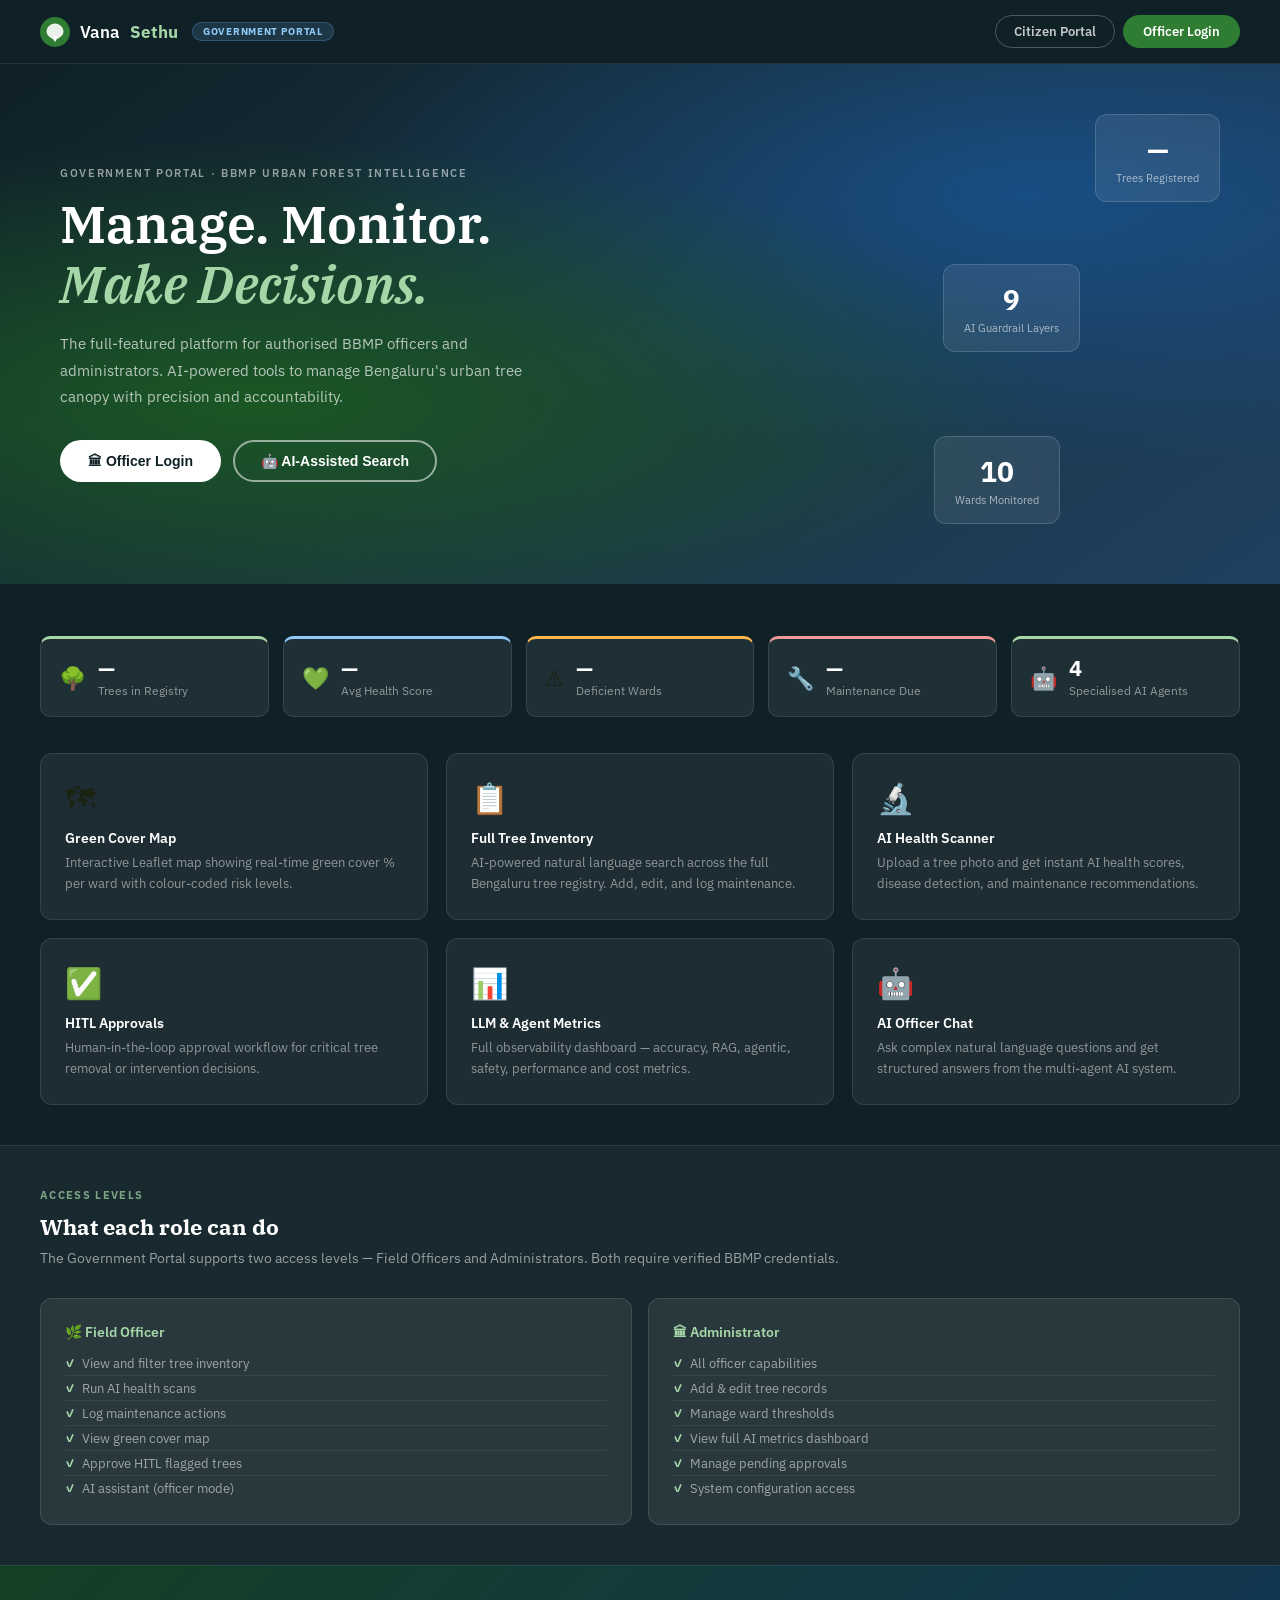
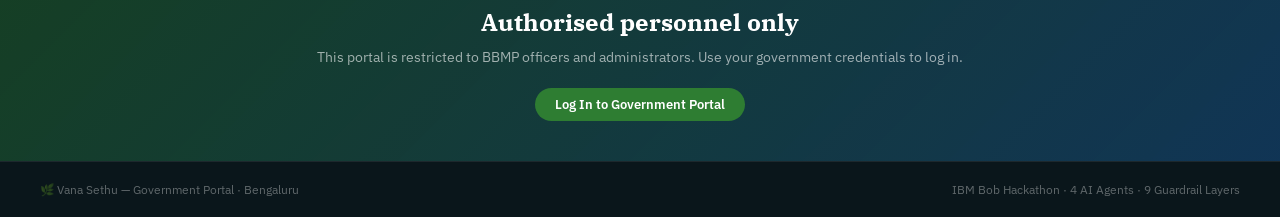
<file: frontend/govt.html>
<!DOCTYPE html>
<html lang="en">
<head>
<meta charset="UTF-8"/><meta name="viewport" content="width=device-width,initial-scale=1.0"/>
<title>Vana Sethu — Government Portal</title>
<link href="https://fonts.googleapis.com/css2?family=IBM+Plex+Sans:ital,wght@0,300;0,400;0,500;0,600;0,700;1,400&family=IBM+Plex+Serif:wght@400;600&display=swap" rel="stylesheet"/>
<link rel="stylesheet" href="lib/leaflet.css"/>
<style>
*,*::before,*::after{box-sizing:border-box;margin:0;padding:0}
:root{
  --g:#2E7D32;--gd:#1B5E20;--gm:#388E3C;--gp:#E8F5E9;--gb:#f5f7f2;
  --navy:#0f2027;--navy2:#1a3340;--navy3:#1f4060;
  --text:#1a2210;--muted:#617849;--card:#fff;--border:#d8e4c8;
  --amber:#E65100;--red:#C62828;--blue:#1565C0;--teal:#00695C;
  --font:'IBM Plex Sans',system-ui,sans-serif;--serif:'IBM Plex Serif',Georgia,serif;
}
body{font-family:var(--font);font-size:14px;color:var(--text);background:var(--gb);min-height:100vh}

/* ═══ SCREEN SYSTEM ═══════════════════════════════════════════════════════ */
.screen{display:none;flex-direction:column;min-height:100vh}
.screen.active{display:flex}

/* ═══ ① LANDING SCREEN ════════════════════════════════════════════════════ */
#screen-landing{background:var(--navy)}
.ln-nav{height:64px;padding:0 40px;display:flex;align-items:center;gap:14px;border-bottom:1px solid rgba(255,255,255,.08);flex-shrink:0}
.brand{display:flex;align-items:center;gap:10px;font-size:17px;font-weight:600;color:#fff;text-decoration:none}
.brand strong{color:#a5d6a7}
.brand-badge{background:rgba(100,160,220,.18);color:#90caf9;font-size:10px;font-weight:700;letter-spacing:.07em;text-transform:uppercase;padding:2px 10px;border-radius:12px;border:1px solid rgba(100,160,220,.3)}
.ln-nav-right{margin-left:auto;display:flex;gap:8px}
.btn-ln-outline{background:transparent;color:rgba(255,255,255,.75);border:1.5px solid rgba(255,255,255,.25);border-radius:20px;padding:7px 18px;font-size:13px;font-weight:600;cursor:pointer;text-decoration:none;font-family:var(--font)}
.btn-ln-outline:hover{background:rgba(255,255,255,.08);color:#fff}
.btn-ln-solid{background:var(--g);color:#fff;border:none;border-radius:20px;padding:8px 20px;font-size:13px;font-weight:600;cursor:pointer;font-family:var(--font)}
.btn-ln-solid:hover{background:var(--gd)}

/* Landing hero */
.landing-hero{min-height:520px;background:radial-gradient(ellipse at 20% 65%,rgba(27,94,32,.85) 0%,transparent 55%),radial-gradient(ellipse at 80% 25%,rgba(21,101,192,.5) 0%,transparent 50%),linear-gradient(145deg,#0f2027 0%,#1a3340 50%,#1f4060 100%);overflow:hidden;display:flex;align-items:center;position:relative}
.lh-content{position:relative;z-index:2;max-width:620px;padding:60px}
.eyebrow{font-size:11px;font-weight:600;letter-spacing:.15em;text-transform:uppercase;color:rgba(255,255,255,.55);margin-bottom:14px}
.hero-title{font-family:var(--serif);font-size:clamp(28px,4.5vw,52px);font-weight:600;line-height:1.15;color:#fff;margin-bottom:18px}
.hero-title em{color:#a5d6a7;font-style:italic}
.hero-desc{font-size:15px;color:rgba(255,255,255,.68);line-height:1.75;max-width:500px;margin-bottom:30px}
.cta-row{display:flex;gap:12px;flex-wrap:wrap}
.btn-hero{background:#fff;color:var(--navy);border:none;border-radius:24px;padding:12px 28px;font-size:14px;font-weight:700;cursor:pointer;transition:transform .15s}
.btn-hero:hover{transform:translateY(-2px)}
.btn-hero-o{background:transparent;color:#fff;border:2px solid rgba(255,255,255,.55);border-radius:24px;padding:11px 26px;font-size:14px;font-weight:600;cursor:pointer}
.btn-hero-o:hover{background:rgba(255,255,255,.1)}
/* Floating stats */
.fstat{position:absolute;z-index:3;background:rgba(255,255,255,.08);backdrop-filter:blur(10px);border:1px solid rgba(255,255,255,.15);border-radius:12px;padding:16px 20px;text-align:center;min-width:120px}
.fstat.s1{top:50px;right:60px}.fstat.s2{bottom:60px;right:220px}.fstat.s3{top:200px;right:200px}
.fstat-num{font-size:28px;font-weight:700;color:#fff}
.fstat-lbl{font-size:11px;color:rgba(255,255,255,.6);margin-top:3px}
/* Curve */
.curve{margin-top:-1px;line-height:0}
.curve svg{width:100%;display:block}
/* Stats strip */
.stats-strip{display:flex;gap:14px;padding:0 40px 36px;flex-wrap:wrap;background:var(--navy)}
.sc{flex:1;min-width:140px;background:rgba(255,255,255,.07);border-radius:10px;padding:18px;border-top:3px solid #a5d6a7;display:flex;align-items:center;gap:12px;border:1px solid rgba(255,255,255,.1);border-top-width:3px;border-top-style:solid;border-top-color:#a5d6a7}
.sc.blue{border-top-color:#90caf9}.sc.amber{border-top-color:#FFB74D}.sc.red{border-top-color:#EF9A9A}
.sc-icon{font-size:22px}.sc-val{font-size:22px;font-weight:700;color:#fff;line-height:1}.sc-lbl{font-size:11.5px;color:rgba(255,255,255,.5);margin-top:4px}
/* Features */
.features-dark{display:grid;grid-template-columns:repeat(3,1fr);gap:18px;padding:0 40px 40px;background:var(--navy)}
.feat-dark{background:rgba(255,255,255,.06);border-radius:12px;padding:24px;border:1px solid rgba(255,255,255,.1)}
.feat-icon{font-size:30px;margin-bottom:12px}
.feat-dark h3{font-size:14px;font-weight:600;color:#fff;margin-bottom:6px}
.feat-dark p{font-size:13px;color:rgba(255,255,255,.5);line-height:1.6}
/* Roles section */
.roles-section{background:rgba(255,255,255,.04);padding:40px;border-top:1px solid rgba(255,255,255,.08)}
.roles-section h2{font-family:var(--serif);font-size:22px;color:#fff;margin-bottom:6px}
.roles-section>p{font-size:13.5px;color:rgba(255,255,255,.55);margin-bottom:28px;line-height:1.7}
.roles-grid{display:grid;grid-template-columns:1fr 1fr;gap:16px}
.role-card{background:rgba(255,255,255,.07);border-radius:12px;padding:24px;border:1px solid rgba(255,255,255,.12)}
.role-card h4{font-size:14px;font-weight:600;color:#a5d6a7;margin-bottom:10px}
.role-card ul{list-style:none;padding:0}
.role-card ul li{font-size:12.5px;color:rgba(255,255,255,.55);padding:4px 0;border-bottom:1px solid rgba(255,255,255,.07);display:flex;align-items:center;gap:7px}
.role-card ul li:last-child{border:none}
.role-card ul li::before{content:'✓';color:#a5d6a7;font-size:11px;font-weight:700;flex-shrink:0}
/* CTA band */
.cta-band{background:linear-gradient(135deg,rgba(27,94,32,.5) 0%,rgba(21,101,192,.3) 100%);padding:40px;text-align:center;border-top:1px solid rgba(255,255,255,.08)}
.cta-band h2{font-family:var(--serif);font-size:24px;color:#fff;margin-bottom:10px}
.cta-band p{font-size:14px;color:rgba(255,255,255,.6);margin-bottom:22px}
/* Landing footer */
.ln-footer{background:rgba(0,0,0,.3);padding:20px 40px;display:flex;justify-content:space-between;align-items:center;flex-wrap:wrap;gap:10px;border-top:1px solid rgba(255,255,255,.08);flex-shrink:0}
.ln-footer span{font-size:11.5px;color:rgba(255,255,255,.35)}

/* ═══ ② LOGIN SCREEN ══════════════════════════════════════════════════════ */
#screen-login{align-items:center;justify-content:center;background:radial-gradient(ellipse at 30% 60%,rgba(27,94,32,.9) 0%,transparent 55%),radial-gradient(ellipse at 80% 25%,rgba(21,101,192,.5) 0%,transparent 50%),linear-gradient(145deg,#0f2027 0%,#1a3340 50%,#1f4060 100%)}
.login-card{background:rgba(255,255,255,.07);backdrop-filter:blur(16px);border:1px solid rgba(255,255,255,.15);border-radius:20px;padding:44px 40px;width:420px;box-shadow:0 12px 48px rgba(0,0,0,.35)}
.login-logo{display:flex;align-items:center;gap:10px;margin-bottom:28px}
.login-logo span{font-size:20px;font-weight:600;color:#fff}
.login-logo strong{color:#a5d6a7}
.login-card h2{font-family:var(--serif);font-size:24px;color:#fff;margin-bottom:6px}
.login-card>p{font-size:13px;color:rgba(255,255,255,.6);margin-bottom:24px}
.lf{margin-bottom:16px}
.lf label{display:block;font-size:11px;font-weight:600;letter-spacing:.08em;text-transform:uppercase;color:rgba(255,255,255,.55);margin-bottom:7px}
.lf input{width:100%;padding:11px 16px;background:rgba(255,255,255,.1);border:1.5px solid rgba(255,255,255,.2);border-radius:10px;color:#fff;font-family:var(--font);font-size:14px;outline:none}
.lf input::placeholder{color:rgba(255,255,255,.4)}
.lf input:focus{border-color:rgba(165,214,167,.8);background:rgba(255,255,255,.15)}
.lf-hint{background:rgba(165,214,167,.12);border:1px solid rgba(165,214,167,.3);border-radius:8px;padding:10px 14px;font-size:12px;color:rgba(255,255,255,.65);margin-bottom:16px;line-height:1.6}
.lf-hint strong{color:#a5d6a7}
.login-btn{width:100%;background:var(--g);color:#fff;border:none;border-radius:24px;padding:13px;font-size:14px;font-weight:700;cursor:pointer;margin-top:4px;font-family:var(--font)}
.login-btn:hover{background:var(--gd)}
.login-err{color:#ff8a80;font-size:12.5px;margin-bottom:10px;display:none}
.login-links{display:flex;justify-content:space-between;margin-top:20px}
.login-links a{font-size:12px;color:rgba(255,255,255,.5);text-decoration:none;cursor:pointer}
.login-links a:hover{color:rgba(255,255,255,.85)}

/* ═══ ③ DASHBOARD SCREEN ════════════════════════════════════════════════ */
#screen-dash{background:var(--gb)}
/* Top nav */
.dash-nav{height:62px;background:var(--navy);display:flex;align-items:center;padding:0 24px;gap:18px;flex-shrink:0;position:sticky;top:0;z-index:200}
.nav-brand{display:flex;align-items:center;gap:10px;color:#fff;font-size:15px;font-weight:600}
.nav-brand strong{color:#a5d6a7}
.nav-brand-badge{background:rgba(165,214,167,.2);color:#a5d6a7;border-radius:12px;padding:2px 10px;font-size:10px;font-weight:700;letter-spacing:.06em}
.nav-tabs{display:flex;gap:2px;margin-left:16px}
.ntab{background:none;border:none;padding:8px 14px;color:rgba(255,255,255,.65);font-family:var(--font);font-size:13px;font-weight:500;cursor:pointer;border-radius:8px;border-bottom:3px solid transparent;transition:color .15s,background .15s}
.ntab:hover{background:rgba(255,255,255,.08);color:#fff}
.ntab.active{color:#a5d6a7;border-bottom-color:#a5d6a7;font-weight:600}
.nav-right{margin-left:auto;display:flex;align-items:center;gap:12px}
.weather-pill{background:rgba(255,255,255,.1);border:1px solid rgba(255,255,255,.15);border-radius:16px;padding:5px 14px;font-size:12.5px;color:rgba(255,255,255,.8);display:flex;gap:7px;align-items:center}
.user-info{font-size:12.5px;color:rgba(255,255,255,.75);display:flex;align-items:center;gap:8px}
.role-badge{background:rgba(165,214,167,.2);color:#a5d6a7;border-radius:10px;padding:2px 10px;font-size:10px;font-weight:700;text-transform:uppercase}
.logout-btn{background:none;border:1px solid rgba(255,255,255,.2);color:rgba(255,255,255,.6);border-radius:16px;padding:5px 14px;font-size:12px;cursor:pointer;font-family:var(--font)}
.logout-btn:hover{background:rgba(255,255,255,.08);color:#fff}
/* Panels */
.panel{display:none;padding:24px 32px;flex:1}
.panel.active{display:block}
/* Page header */
.ph{display:flex;align-items:center;gap:14px;margin-bottom:20px}
.ph h1{font-size:20px;font-weight:600}
.ph .live{font-size:11px;font-weight:700;color:var(--g);animation:blink 2s infinite}
@keyframes blink{50%{opacity:.35}}
.ph .sub{font-size:12px;color:var(--muted);margin-left:auto}
/* KPI strip */
.kpi-strip{display:flex;gap:14px;flex-wrap:wrap;margin-bottom:24px}
.kpi{flex:1;min-width:150px;background:var(--card);border-radius:10px;padding:18px;box-shadow:0 1px 5px rgba(30,70,20,.08);border-top:3px solid var(--g);display:flex;align-items:center;gap:12px;transition:box-shadow .2s,transform .2s}
.kpi:hover{box-shadow:0 4px 16px rgba(30,70,20,.12);transform:translateY(-2px)}
.kpi.amber{border-top-color:var(--amber)}.kpi.red{border-top-color:var(--red)}.kpi.blue{border-top-color:var(--blue)}.kpi.teal{border-top-color:var(--teal)}
.kpi-icon{font-size:24px}.kpi-val{font-size:24px;font-weight:700;line-height:1}.kpi-lbl{font-size:11px;color:var(--muted);margin-top:4px}
/* Data table */
.data-table{width:100%;border-collapse:collapse;background:var(--card);border-radius:10px;box-shadow:0 1px 5px rgba(30,70,20,.07);overflow:hidden;font-size:13px}
.data-table th{background:var(--gp);font-weight:600;font-size:11px;text-transform:uppercase;letter-spacing:.04em;color:var(--muted);padding:10px 14px;text-align:left;border-bottom:1px solid var(--border)}
.data-table td{padding:10px 14px;border-bottom:1px solid #f0f4ec;color:var(--text)}
.data-table tbody tr:hover{background:var(--gp)}
.data-table tbody tr:last-child td{border-bottom:none}
.badge{display:inline-block;font-size:11px;font-weight:600;padding:2px 9px;border-radius:14px}
.b-healthy{background:#E8F5E9;color:#1B5E20}.b-stressed{background:#FFF8E1;color:#E65100}
.b-diseased{background:#FBE9E7;color:#BF360C}.b-critical{background:#FFEBEE;color:#B71C1C}
/* Map */
#map-container{height:460px;border-radius:12px;box-shadow:0 2px 10px rgba(30,70,20,.12);overflow:hidden;margin-bottom:12px}
.map-legend{display:flex;gap:16px;margin-bottom:20px}
.leg{display:flex;align-items:center;gap:6px;font-size:12px;color:var(--muted)}
.leg::before{content:'';display:inline-block;width:13px;height:13px;border-radius:3px}
.leg-cr::before{background:#B71C1C}.leg-lo::before{background:#E65100}.leg-me::before{background:#F9A825}.leg-go::before{background:#2E7D32}
/* NL Bar */
.nl-bar{display:flex;gap:10px;margin-bottom:14px}
.nl-bar input{flex:1;padding:10px 16px;border:1.5px solid var(--border);border-radius:22px;font-family:var(--font);font-size:14px;outline:none;background:var(--card)}
.nl-bar input:focus{border-color:var(--g)}
/* Filters */
.filter-row{display:flex;gap:10px;flex-wrap:wrap;margin-bottom:14px}
.filter-row input,.filter-row select{padding:8px 13px;border:1.5px solid var(--border);border-radius:18px;font-family:var(--font);font-size:13px;outline:none;background:var(--card);min-width:120px}
.filter-row input:focus,.filter-row select:focus{border-color:var(--g)}
/* Health scanner */
.health-layout{display:grid;grid-template-columns:300px 1fr;gap:20px;align-items:start}
.upload-card{background:var(--card);border-radius:12px;padding:22px;box-shadow:0 1px 5px rgba(30,70,20,.07)}
.upload-zone{border:2px dashed var(--border);border-radius:8px;padding:28px 14px;text-align:center;cursor:pointer;transition:border-color .15s,background .15s;margin-bottom:16px}
.upload-zone:hover{border-color:var(--g);background:var(--gp)}
.upload-icon{font-size:32px;margin-bottom:8px}
.param-row{display:flex;align-items:center;gap:10px;margin-bottom:10px}
.param-row label{width:120px;font-size:12px;color:var(--muted)}
.param-row input{flex:1;padding:7px 10px;border:1.5px solid var(--border);border-radius:7px;font-family:var(--font);font-size:13px;outline:none}
.param-row input:focus{border-color:var(--g)}
.health-result-card{background:var(--card);border-radius:12px;padding:24px;display:flex;gap:22px;box-shadow:0 1px 5px rgba(30,70,20,.07)}
.score-ring{min-width:100px;min-height:100px;border-radius:50%;border:6px solid var(--g);display:flex;flex-direction:column;align-items:center;justify-content:center;flex-shrink:0;box-shadow:0 0 0 4px var(--gp)}
.score-ring span{font-size:28px;font-weight:700}.score-ring small{font-size:11px;color:var(--muted)}
.h-sec{margin-bottom:14px}
.h-sec-lbl{font-size:10.5px;font-weight:700;text-transform:uppercase;letter-spacing:.06em;color:var(--muted);margin-bottom:6px}
.h-sec ul{padding-left:16px;font-size:13px}
.h-sec ul li{margin-bottom:3px}
.reasoning{font-size:13px;color:var(--muted);line-height:1.7;font-style:italic}
.conf-bar{height:6px;background:var(--border);border-radius:3px;overflow:hidden;margin-bottom:4px}
.conf-fill{height:100%;background:var(--g);border-radius:3px;transition:width .4s}
/* Metrics */
.m-tabs{display:flex;gap:4px;flex-wrap:wrap;border-bottom:2px solid var(--border);margin-bottom:20px}
.mtab{background:none;border:none;padding:9px 16px;font-family:var(--font);font-size:12.5px;font-weight:500;color:var(--muted);cursor:pointer;border-bottom:3px solid transparent;border-radius:6px 6px 0 0;transition:color .15s}
.mtab:hover{background:var(--gp);color:var(--gd)}
.mtab.active{color:var(--gd);border-bottom-color:var(--g);font-weight:600}
.mtab-panel{display:none}.mtab-panel.active{display:block}
.m-kpi-row{display:flex;gap:12px;flex-wrap:wrap;margin-bottom:20px}
.m-kpi{background:var(--card);border-radius:8px;padding:14px 18px;min-width:140px;flex:1;box-shadow:0 1px 4px rgba(30,70,20,.07);border-left:4px solid var(--g)}
.m-kpi.ok{border-left-color:var(--g)}.m-kpi.warn{border-left-color:var(--amber)}.m-kpi.info{border-left-color:var(--blue)}
.m-kpi-val{font-size:22px;font-weight:700}.m-kpi-lbl{font-size:11px;color:var(--muted);margin-top:3px}
.chart-row{display:grid;grid-template-columns:1fr 1fr;gap:16px;margin-bottom:20px}
.chart-card{background:var(--card);border-radius:10px;padding:20px;box-shadow:0 1px 4px rgba(30,70,20,.07)}
.chart-title{font-size:13px;font-weight:600;margin-bottom:14px;padding-bottom:8px;border-bottom:1px solid var(--border)}
.bar-row{display:flex;align-items:center;gap:8px;margin-bottom:9px}
.bar-label{width:135px;font-size:11.5px;color:var(--muted);text-align:right;flex-shrink:0}
.bar-track{flex:1;height:18px;background:var(--gp);border-radius:9px;overflow:hidden}
.bar-fill{height:100%;border-radius:9px;background:linear-gradient(90deg,var(--gm),var(--gd));display:flex;align-items:center;justify-content:flex-end;padding-right:7px;transition:width .6s}
.bar-val{font-size:10.5px;font-weight:600;color:#fff;white-space:nowrap}
.mdef-table{width:100%;border-collapse:collapse;font-size:12px}
.mdef-table th{background:var(--gp);font-weight:600;font-size:10.5px;text-transform:uppercase;padding:7px 10px;text-align:left;border-bottom:1px solid var(--border);color:var(--muted)}
.mdef-table td{padding:7px 10px;border-bottom:1px solid #f0f4ec;color:var(--muted);vertical-align:top}
.mdef-table td:first-child{font-weight:500;color:var(--text);white-space:nowrap}
.gl-grid{display:grid;grid-template-columns:1fr 1fr;gap:8px}
.gl-row{display:flex;align-items:center;gap:8px;padding:9px 11px;background:var(--gp);border-radius:7px;font-size:12px}
.gl-dot{width:8px;height:8px;border-radius:50%;background:var(--g);box-shadow:0 0 0 3px rgba(46,125,50,.2)}
.gl-name{flex:1;font-weight:500}
.cost-row{display:flex;justify-content:space-between;padding:9px 0;border-bottom:1px solid var(--border);font-size:13px}
.cost-row:last-child{border:none}
.cost-key{color:var(--muted)}.cost-val{font-weight:600}
.agent-grid{display:grid;grid-template-columns:repeat(4,1fr);gap:14px}
.agent-card{background:var(--gp);border-radius:8px;padding:16px;text-align:center}
.agent-name{font-size:11px;font-weight:700;color:var(--gd);text-transform:uppercase;letter-spacing:.05em;margin-bottom:9px}
.agent-m-lbl{font-size:10px;color:var(--muted)}.agent-m-val{font-size:18px;font-weight:700;margin-bottom:6px}
/* Approvals */
.appr-card{background:var(--card);border-radius:9px;padding:16px 20px;margin-bottom:12px;display:flex;justify-content:space-between;align-items:center;box-shadow:0 1px 5px rgba(30,70,20,.07);border-left:4px solid var(--amber)}
.appr-type{font-weight:600;font-size:14px}.appr-id{font-size:11px;color:var(--muted);margin-top:3px}
/* Buttons */
.btn-p{background:var(--g);color:#fff;border:none;border-radius:20px;padding:9px 22px;font-family:var(--font);font-size:13.5px;font-weight:600;cursor:pointer;transition:background .15s}
.btn-p:hover{background:var(--gd)}
.btn-s{background:var(--card);color:var(--text);border:1.5px solid var(--border);border-radius:20px;padding:8px 20px;font-family:var(--font);font-size:13px;cursor:pointer}
.btn-s:hover{background:var(--gp);border-color:var(--g)}
.btn-d{background:var(--red);color:#fff;border:none;border-radius:20px;padding:9px 22px;font-family:var(--font);font-size:13.5px;font-weight:600;cursor:pointer}
/* AI Chat */
.chat-fab{position:fixed;bottom:28px;right:28px;z-index:500;width:54px;height:54px;border-radius:50%;background:var(--g);color:#fff;border:none;font-size:22px;cursor:pointer;box-shadow:0 4px 16px rgba(30,70,20,.35);display:flex;align-items:center;justify-content:center}
.chat-fab:hover{background:var(--gd)}
.chat-window{position:fixed;bottom:94px;right:28px;z-index:500;width:360px;height:460px;background:var(--card);border-radius:14px;box-shadow:0 8px 40px rgba(30,70,20,.18);border:1px solid var(--border);display:none;flex-direction:column;overflow:hidden}
.chat-window.open{display:flex}
.chat-header{background:var(--navy);color:#fff;padding:13px 16px;display:flex;align-items:center;gap:9px;flex-shrink:0}
.chat-h-title{flex:1;font-size:13.5px;font-weight:600}
.chat-h-badge{background:rgba(165,214,167,.25);color:#a5d6a7;border-radius:10px;padding:2px 8px;font-size:10px;font-weight:700}
.chat-close{background:none;border:none;color:rgba(255,255,255,.65);font-size:18px;cursor:pointer}
.chat-body{flex:1;overflow-y:auto;padding:12px;display:flex;flex-direction:column;gap:9px;background:#f8fdf5}
.chat-msg{max-width:82%;padding:9px 12px;border-radius:11px;font-size:13px;line-height:1.5;white-space:pre-wrap}
.chat-msg.bot{background:var(--gp);color:var(--text);align-self:flex-start;border-bottom-left-radius:3px}
.chat-msg.user{background:var(--g);color:#fff;align-self:flex-end;border-bottom-right-radius:3px}
.chat-msg.typing{background:var(--gp);color:var(--muted);font-style:italic;align-self:flex-start}
.chat-footer{padding:10px;border-top:1px solid var(--border);display:flex;gap:7px;flex-shrink:0}
.chat-input{flex:1;padding:8px 13px;border:1.5px solid var(--border);border-radius:18px;font-family:var(--font);font-size:13px;outline:none}
.chat-input:focus{border-color:var(--g)}
.chat-send{background:var(--g);color:#fff;border:none;border-radius:18px;padding:8px 15px;font-size:13px;cursor:pointer;font-family:var(--font)}
.qrow{padding:0 10px 8px;display:flex;gap:5px;flex-wrap:wrap;background:#fff;border-top:1px solid var(--border)}
.qbtn{background:var(--gp);border:1px solid var(--border);color:var(--gd);border-radius:14px;padding:4px 11px;font-size:11px;cursor:pointer;font-family:var(--font)}
/* HITL modal */
.hitl-modal{position:fixed;inset:0;background:rgba(0,0,0,.45);backdrop-filter:blur(3px);z-index:999;display:none;align-items:center;justify-content:center}
.hitl-modal.open{display:flex}
.hitl-box{background:var(--card);border-radius:14px;padding:32px;max-width:440px;width:90%;box-shadow:0 8px 40px rgba(0,0,0,.18)}
.hitl-box h2{font-size:17px;margin-bottom:11px}.hitl-box p{font-size:13px;color:var(--muted);margin-bottom:16px;line-height:1.6}
/* Toast */
.toast{position:fixed;bottom:24px;left:50%;transform:translateX(-50%);background:#1a3a1f;color:#fff;border-left:4px solid var(--g);border-radius:8px;padding:11px 18px;font-size:13px;z-index:999;display:none;box-shadow:0 4px 20px rgba(0,0,0,.2)}
/* Dash footer */
.dash-footer{background:var(--navy);color:rgba(255,255,255,.65);padding:16px 28px;display:flex;justify-content:space-between;align-items:center;flex-wrap:wrap;gap:8px;flex-shrink:0}
.dash-footer span{font-size:12px}
/* Responsive */
@media(max-width:900px){.chart-row{grid-template-columns:1fr}.agent-grid{grid-template-columns:1fr 1fr}.health-layout{grid-template-columns:1fr}.features-dark{grid-template-columns:1fr 1fr}.roles-grid{grid-template-columns:1fr}}
@media(max-width:600px){.features-dark{grid-template-columns:1fr}.nav-tabs{display:none}.fstat{display:none}.lh-content{padding:40px 20px}.stats-strip,.features-dark{padding:0 20px 28px}}
</style>
</head>
<body>

<!-- ══════════════════════════════════════════════════════════════════════
  SCREEN 1 — LANDING
══════════════════════════════════════════════════════════════════════════ -->
<div class="screen active" id="screen-landing">

  <!-- Nav -->
  <header class="ln-nav">
    <a href="landing.html" class="brand">
      <svg width="30" height="30" viewBox="0 0 32 32" fill="none"><circle cx="16" cy="16" r="16" fill="#2E7D32"/><path d="M16 7C11 7 7 11 7 15.5c0 3.5 2.5 6 9 9.5 6.5-3.5 9-6 9-9.5C25 11 21 7 16 7z" fill="#fff" opacity=".9"/><rect x="15" y="20" width="2" height="6" rx="1" fill="#fff"/></svg>
      Vana <strong>Sethu</strong>
    </a>
    <span class="brand-badge">Government Portal</span>
    <div class="ln-nav-right">
      <a href="citizen.html" class="btn-ln-outline">Citizen Portal</a>
      <button class="btn-ln-solid" onclick="showScreen('login')">Officer Login</button>
    </div>
  </header>

  <!-- Hero -->
  <div class="landing-hero">
    <div class="lh-content">
      <p class="eyebrow">Government Portal · BBMP Urban Forest Intelligence</p>
      <h1 class="hero-title">Manage. Monitor.<br/><em>Make Decisions.</em></h1>
      <p class="hero-desc">The full-featured platform for authorised BBMP officers and administrators. AI-powered tools to manage Bengaluru's urban tree canopy with precision and accountability.</p>
      <div class="cta-row">
        <button class="btn-hero" onclick="showScreen('login')">🏛 Officer Login</button>
        <button class="btn-hero-o" onclick="showScreen('login')">🤖 AI-Assisted Search</button>
      </div>
    </div>
    <div class="fstat s1"><div class="fstat-num" id="lfs-trees">—</div><div class="fstat-lbl">Trees Registered</div></div>
    <div class="fstat s2"><div class="fstat-num" id="lfs-wards">10</div><div class="fstat-lbl">Wards Monitored</div></div>
    <div class="fstat s3"><div class="fstat-num">9</div><div class="fstat-lbl">AI Guardrail Layers</div></div>
  </div>
  <div class="curve"><svg viewBox="0 0 1440 60" preserveAspectRatio="none"><path d="M0,0 C360,60 1080,60 1440,0 L1440,60 L0,60 Z" fill="#0f2027"/></svg></div>

  <!-- Stats strip -->
  <div class="stats-strip">
    <div class="sc"><div class="sc-icon">🌳</div><div><div class="sc-val" id="lsc-trees">—</div><div class="sc-lbl">Trees in Registry</div></div></div>
    <div class="sc blue"><div class="sc-icon">💚</div><div><div class="sc-val" id="lsc-health">—</div><div class="sc-lbl">Avg Health Score</div></div></div>
    <div class="sc amber"><div class="sc-icon">⚠️</div><div><div class="sc-val" id="lsc-def">—</div><div class="sc-lbl">Deficient Wards</div></div></div>
    <div class="sc red"><div class="sc-icon">🔧</div><div><div class="sc-val" id="lsc-maint">—</div><div class="sc-lbl">Maintenance Due</div></div></div>
    <div class="sc"><div class="sc-icon">🤖</div><div><div class="sc-val">4</div><div class="sc-lbl">Specialised AI Agents</div></div></div>
  </div>

  <!-- Features -->
  <div class="features-dark">
    <div class="feat-dark"><div class="feat-icon">🗺</div><h3>Green Cover Map</h3><p>Interactive Leaflet map showing real-time green cover % per ward with colour-coded risk levels.</p></div>
    <div class="feat-dark"><div class="feat-icon">📋</div><h3>Full Tree Inventory</h3><p>AI-powered natural language search across the full Bengaluru tree registry. Add, edit, and log maintenance.</p></div>
    <div class="feat-dark"><div class="feat-icon">🔬</div><h3>AI Health Scanner</h3><p>Upload a tree photo and get instant AI health scores, disease detection, and maintenance recommendations.</p></div>
    <div class="feat-dark"><div class="feat-icon">✅</div><h3>HITL Approvals</h3><p>Human-in-the-loop approval workflow for critical tree removal or intervention decisions.</p></div>
    <div class="feat-dark"><div class="feat-icon">📊</div><h3>LLM & Agent Metrics</h3><p>Full observability dashboard — accuracy, RAG, agentic, safety, performance and cost metrics.</p></div>
    <div class="feat-dark"><div class="feat-icon">🤖</div><h3>AI Officer Chat</h3><p>Ask complex natural language questions and get structured answers from the multi-agent AI system.</p></div>
  </div>

  <!-- Role cards -->
  <div class="roles-section">
    <p style="font-size:11px;font-weight:700;letter-spacing:.12em;text-transform:uppercase;color:rgba(165,214,167,.7);margin-bottom:8px">Access Levels</p>
    <h2>What each role can do</h2>
    <p>The Government Portal supports two access levels — Field Officers and Administrators. Both require verified BBMP credentials.</p>
    <div class="roles-grid">
      <div class="role-card">
        <h4>🌿 Field Officer</h4>
        <ul>
          <li>View and filter tree inventory</li>
          <li>Run AI health scans</li>
          <li>Log maintenance actions</li>
          <li>View green cover map</li>
          <li>Approve HITL flagged trees</li>
          <li>AI assistant (officer mode)</li>
        </ul>
      </div>
      <div class="role-card">
        <h4>🏛 Administrator</h4>
        <ul>
          <li>All officer capabilities</li>
          <li>Add &amp; edit tree records</li>
          <li>Manage ward thresholds</li>
          <li>View full AI metrics dashboard</li>
          <li>Manage pending approvals</li>
          <li>System configuration access</li>
        </ul>
      </div>
    </div>
  </div>

  <!-- CTA -->
  <div class="cta-band">
    <h2>Authorised personnel only</h2>
    <p>This portal is restricted to BBMP officers and administrators. Use your government credentials to log in.</p>
    <button class="btn-ln-solid" onclick="showScreen('login')">Log In to Government Portal</button>
  </div>

  <footer class="ln-footer">
    <span>🌿 Vana Sethu — Government Portal · Bengaluru</span>
    <span>IBM Bob Hackathon · 4 AI Agents · 9 Guardrail Layers</span>
  </footer>
</div><!-- /screen-landing -->


<!-- ══════════════════════════════════════════════════════════════════════
  SCREEN 2 — LOGIN
══════════════════════════════════════════════════════════════════════════ -->
<div class="screen" id="screen-login">
  <div class="login-card">
    <div class="login-logo">
      <svg width="30" height="30" viewBox="0 0 32 32" fill="none"><circle cx="16" cy="16" r="16" fill="#2E7D32"/><path d="M16 7C11 7 7 11 7 15.5c0 3.5 2.5 6 9 9.5 6.5-3.5 9-6 9-9.5C25 11 21 7 16 7z" fill="#fff" opacity=".9"/><rect x="15" y="20" width="2" height="6" rx="1" fill="#fff"/></svg>
      <span>Vana <strong>Sethu</strong> · Gov Portal</span>
    </div>
    <h2>Government Portal Login</h2>
    <p>Authorised BBMP officers and administrators only.</p>
    <div class="lf-hint">🔑 Demo credentials:<br/>Officer: <strong>officer@bbmp.gov.in</strong> / <strong>officer123</strong><br/>Admin: <strong>admin@bbmp.gov.in</strong> / <strong>admin123</strong></div>
    <div class="lf"><label>Email</label><input type="email" id="g-email" value="officer@bbmp.gov.in"/></div>
    <div class="lf"><label>Password</label><input type="password" id="g-pass" value="officer123"/></div>
    <div class="login-err" id="g-err"></div>
    <button class="login-btn" onclick="doLogin()">Log In to Government Portal</button>
    <div class="login-links">
      <a onclick="showScreen('landing')">← Back to Landing</a>
      <a href="citizen.html">Citizen Portal →</a>
    </div>
  </div>
</div><!-- /screen-login -->


<!-- ══════════════════════════════════════════════════════════════════════
  SCREEN 3 — DASHBOARD
══════════════════════════════════════════════════════════════════════════ -->
<div class="screen" id="screen-dash">

  <!-- Top nav -->
  <header class="dash-nav">
    <div class="nav-brand">
      <svg width="26" height="26" viewBox="0 0 32 32" fill="none"><circle cx="16" cy="16" r="16" fill="#2E7D32"/><path d="M16 7C11 7 7 11 7 15.5c0 3.5 2.5 6 9 9.5 6.5-3.5 9-6 9-9.5C25 11 21 7 16 7z" fill="#fff" opacity=".9"/><rect x="15" y="20" width="2" height="6" rx="1" fill="#fff"/></svg>
      Vana <strong>Sethu</strong>
      <div class="nav-brand-badge" id="role-badge">OFFICER</div>
    </div>
    <div class="nav-tabs">
      <button class="ntab active" data-panel="overview">Overview</button>
      <button class="ntab" data-panel="map">Green Cover</button>
      <button class="ntab" data-panel="inventory">Inventory</button>
      <button class="ntab" data-panel="health">Health Scanner</button>
      <button class="ntab" data-panel="metrics">AI Metrics</button>
      <button class="ntab" data-panel="approvals">Approvals</button>
    </div>
    <div class="nav-right">
      <div class="weather-pill"><span id="g-w-icon">🌤</span><span id="g-w-temp">—°C</span><span id="g-w-cond">Bengaluru</span></div>
      <div class="user-info"><span id="g-user-name">—</span><span class="role-badge" id="g-role-badge">—</span></div>
      <button class="logout-btn" onclick="doLogout()">Log Out</button>
    </div>
  </header>

  <!-- ── OVERVIEW ─────────────────────────────────────────────────────── -->
  <div class="panel active" id="panel-overview">
    <div class="ph"><h1>Government Dashboard</h1><span class="live">● LIVE</span><span class="sub" id="last-updated"></span></div>
    <div class="kpi-strip">
      <div class="kpi"><div class="kpi-icon">🌳</div><div><div class="kpi-val" id="g-total">—</div><div class="kpi-lbl">Total Trees</div></div></div>
      <div class="kpi blue"><div class="kpi-icon">💚</div><div><div class="kpi-val" id="g-health">—</div><div class="kpi-lbl">Avg Health Score</div></div></div>
      <div class="kpi amber"><div class="kpi-icon">⚠️</div><div><div class="kpi-val" id="g-deficient">—</div><div class="kpi-lbl">Wards &lt; 15% Cover</div></div></div>
      <div class="kpi red"><div class="kpi-icon">🔧</div><div><div class="kpi-val" id="g-maint">—</div><div class="kpi-lbl">Need Maintenance</div></div></div>
      <div class="kpi"><div class="kpi-icon">🚨</div><div><div class="kpi-val" id="g-critical">—</div><div class="kpi-lbl">Critical Trees</div></div></div>
      <div class="kpi teal"><div class="kpi-icon">🌡</div><div><div class="kpi-val" id="g-temp">—</div><div class="kpi-lbl">Live Temp</div></div></div>
    </div>
    <div style="display:grid;grid-template-columns:1fr 1fr;gap:20px">
      <div>
        <div class="ph" style="margin-bottom:12px"><h1 style="font-size:16px">Deficient Wards</h1></div>
        <table class="data-table" id="deficient-table"><thead><tr><th>Ward</th><th>Green Cover %</th><th>Status</th><th>Action</th></tr></thead><tbody id="deficient-tbody"></tbody></table>
      </div>
      <div>
        <div class="ph" style="margin-bottom:12px"><h1 style="font-size:16px">Recent Maintenance</h1></div>
        <table class="data-table"><thead><tr><th>Tree ID</th><th>Action</th><th>Date</th><th>Officer</th></tr></thead><tbody id="maint-tbody"></tbody></table>
      </div>
    </div>
  </div>

  <!-- ── MAP ──────────────────────────────────────────────────────────── -->
  <div class="panel" id="panel-map">
    <div class="ph"><h1>Green Cover Map — Bengaluru</h1><span class="sub" id="map-upd">Last updated: —</span></div>
    <div id="map-container"></div>
    <div class="map-legend">
      <span class="leg leg-cr">Critical &lt;10%</span><span class="leg leg-lo">Low 10–20%</span>
      <span class="leg leg-me">Medium 20–40%</span><span class="leg leg-go">Good &gt;40%</span>
    </div>
  </div>

  <!-- ── INVENTORY ─────────────────────────────────────────────────────── -->
  <div class="panel" id="panel-inventory">
    <div class="ph"><h1>Tree Inventory</h1></div>
    <div class="nl-bar">
      <input type="text" id="nl-input" placeholder='AI search: "Show sick Neem trees in Ward 7"'/>
      <button class="btn-p" id="nl-btn">Search with AI</button>
    </div>
    <div class="filter-row">
      <input type="number" id="f-ward" placeholder="Ward #"/>
      <input type="text" id="f-species" placeholder="Species"/>
      <select id="f-status"><option value="">All Status</option><option value="healthy">Healthy</option><option value="stressed">Stressed</option><option value="diseased">Diseased</option><option value="critical">Critical</option></select>
      <button class="btn-p" id="f-btn">Filter</button>
    </div>
    <div id="inv-status" style="font-size:12px;color:var(--muted);margin-bottom:8px"></div>
    <table class="data-table" id="inv-table">
      <thead><tr><th>ID</th><th>Species</th><th>Ward</th><th>Age</th><th>Health</th><th>Status</th><th>Last Checked</th></tr></thead>
      <tbody id="inv-tbody"></tbody>
    </table>
    <div id="inv-count" style="font-size:12px;color:var(--muted);padding:8px 0"></div>
  </div>

  <!-- ── HEALTH SCANNER ────────────────────────────────────────────────── -->
  <div class="panel" id="panel-health">
    <div class="ph"><h1>Tree Health Scanner</h1></div>
    <div class="health-layout">
      <div class="upload-card">
        <div class="upload-zone" id="upload-zone">
          <div class="upload-icon">🌿</div>
          <p>Drop image or click to browse</p>
          <p style="font-size:11px;color:var(--muted);margin-top:4px">JPEG / PNG · max 5MB</p>
          <input type="file" id="file-input" accept=".jpg,.jpeg,.png" hidden/>
        </div>
        <div style="margin-bottom:16px">
          <div class="param-row"><label>Ward</label><input type="number" id="p-ward" placeholder="e.g. 7"/></div>
          <div class="param-row"><label>Temperature (°C)</label><input type="number" id="p-temp" placeholder="e.g. 28"/></div>
          <div class="param-row"><label>Soil pH</label><input type="number" id="p-ph" step="0.1" placeholder="e.g. 6.5"/></div>
          <div class="param-row"><label>Rainfall (mm)</label><input type="number" id="p-rain" placeholder="e.g. 12"/></div>
        </div>
        <button class="btn-p" style="width:100%;border-radius:8px" id="assess-btn">Analyse Tree</button>
      </div>
      <div class="health-result-card" id="health-result" style="display:none">
        <div class="score-ring" id="score-ring"><span id="score-num">—</span><small>/100</small></div>
        <div style="flex:1">
          <div class="h-sec"><div class="h-sec-lbl">Issues Detected</div><ul id="h-issues"></ul></div>
          <div class="h-sec"><div class="h-sec-lbl">Maintenance Actions</div><ul id="h-actions"></ul></div>
          <div class="h-sec"><div class="h-sec-lbl">AI Reasoning</div><p class="reasoning" id="h-reasoning"></p></div>
          <div class="h-sec"><div class="h-sec-lbl">Confidence</div><div class="conf-bar"><div class="conf-fill" id="conf-fill"></div></div><span id="conf-pct" style="font-size:12px;color:var(--muted)"></span></div>
        </div>
      </div>
    </div>
    <!-- HITL Modal -->
    <div class="hitl-modal" id="hitl-modal">
      <div class="hitl-box"><h2>⚠ Officer Approval Required</h2><p>Critical health score detected. Approve before writing removal flag.</p><div id="hitl-id" style="font-size:11px;color:var(--muted);margin-bottom:16px"></div><div style="display:flex;gap:10px"><button class="btn-p" id="hitl-approve">Approve</button><button class="btn-d" id="hitl-reject">Reject</button></div></div>
    </div>
  </div>

  <!-- ── AI METRICS ─────────────────────────────────────────────────────── -->
  <div class="panel" id="panel-metrics">
    <div class="ph"><h1>LLM &amp; Agent Performance Dashboard</h1><button class="btn-s" id="refresh-metrics" style="margin-left:auto">↺ Refresh</button></div>
    <div class="m-tabs">
      <button class="mtab active" data-tab="mq">Accuracy &amp; Quality</button>
      <button class="mtab" data-tab="mr">RAG Metrics</button>
      <button class="mtab" data-tab="ma">Agentic AI</button>
      <button class="mtab" data-tab="ms">Safety &amp; Guardrails</button>
      <button class="mtab" data-tab="mp">Performance &amp; Cost</button>
      <button class="mtab" data-tab="mm">Multi-Agent</button>
    </div>
    <div class="mtab-panel active" id="mtab-mq"><div class="m-kpi-row" id="mq-kpis"></div><div class="chart-row"><div class="chart-card"><div class="chart-title">Accuracy Metrics</div><div id="mq-chart"></div></div><div class="chart-card"><div class="chart-title">Definitions</div><table class="mdef-table"><tr><th>Metric</th><th>Description</th></tr><tr><td>Accuracy</td><td>Correctness of generated answers</td></tr><tr><td>Precision</td><td>Relevant results actually correct</td></tr><tr><td>Recall</td><td>Relevant results retrieved</td></tr><tr><td>F1 Score</td><td>Harmonic mean of P &amp; R</td></tr><tr><td>Exact Match</td><td>Answer exactly matches expected</td></tr><tr><td>Semantic Sim.</td><td>Similarity vs reference answers</td></tr><tr><td>ROUGE-L</td><td>Overlap with reference text</td></tr><tr><td>BLEU</td><td>N-gram precision vs reference</td></tr></table></div></div></div>
    <div class="mtab-panel" id="mtab-mr"><div class="m-kpi-row" id="mr-kpis"></div><div class="chart-row"><div class="chart-card"><div class="chart-title">RAG Pipeline Scores</div><div id="mr-chart"></div></div><div class="chart-card"><div class="chart-title">Definitions</div><table class="mdef-table"><tr><th>Metric</th><th>Description</th></tr><tr><td>Context Precision</td><td>Retrieved docs are relevant</td></tr><tr><td>Context Recall</td><td>Relevant info retrieved</td></tr><tr><td>Faithfulness</td><td>Answer supported by context</td></tr><tr><td>Answer Relevancy</td><td>Answer matches user query</td></tr><tr><td>Groundedness</td><td>Responses grounded in source data</td></tr></table></div></div></div>
    <div class="mtab-panel" id="mtab-ma"><div class="m-kpi-row" id="ma-kpis"></div><div class="agent-grid" id="agent-grid" style="margin-bottom:20px"></div></div>
    <div class="mtab-panel" id="mtab-ms"><div class="m-kpi-row" id="ms-kpis"></div><div class="chart-row"><div class="chart-card"><div class="chart-title">Safety Scores</div><div id="ms-chart"></div></div><div class="chart-card"><div class="chart-title">Guardrail Layer Status</div><div class="gl-grid" id="gl-grid"></div></div></div></div>
    <div class="mtab-panel" id="mtab-mp"><div class="m-kpi-row" id="mp-kpis"></div><div class="chart-row"><div class="chart-card"><div class="chart-title">Token Usage</div><div id="mp-chart"></div></div><div class="chart-card"><div class="chart-title">Cost Breakdown</div><div id="cost-bd"></div></div></div></div>
    <div class="mtab-panel" id="mtab-mm"><div class="m-kpi-row" id="mm-kpis"></div><div class="chart-row"><div class="chart-card"><div class="chart-title">Individual Agent Accuracy</div><div id="mm-chart"></div></div><div class="chart-card"><div class="chart-title">Multi-Agent Framework</div><table class="mdef-table"><tr><th>Dimension</th><th>Evaluated</th></tr><tr><td>Total Execution</td><td>E2E time and cost</td></tr><tr><td>Workflow Completion</td><td>End-to-end task rate</td></tr><tr><td>Supervisor Accuracy</td><td>Dashboard routing precision</td></tr><tr><td>Conflict Resolution</td><td>Conflicting output handling</td></tr><tr><td>Inter-Agent Consistency</td><td>Agreement across agents</td></tr><tr><td>Comm Success Rate</td><td>Agent-to-agent calls succeed</td></tr></table></div></div></div>
  </div>

  <!-- ── APPROVALS ─────────────────────────────────────────────────────── -->
  <div class="panel" id="panel-approvals">
    <div class="ph"><h1>Pending Approvals</h1></div>
    <div id="approvals-list"></div>
  </div>

  <!-- AI CHAT FAB -->
  <button class="chat-fab" id="chat-fab">🤖</button>
  <div class="chat-window" id="chat-window">
    <div class="chat-header">
      <svg width="18" height="18" viewBox="0 0 32 32" fill="none"><circle cx="16" cy="16" r="16" fill="rgba(255,255,255,.2)"/><path d="M16 8C12 8 9 11 9 15c0 3 2 5 7 7.5 5-2.5 7-4.5 7-7.5 0-4-3-7-7-7z" fill="#fff"/></svg>
      <div class="chat-h-title">Vana Sethu AI</div>
      <div class="chat-h-badge">OFFICER MODE</div>
      <button class="chat-close" onclick="toggleChat()">×</button>
    </div>
    <div class="chat-body" id="chat-body"></div>
    <div class="qrow" id="chat-quick">
      <button class="qbtn" onclick="quickMsg('Show all critical trees')">Critical trees</button>
      <button class="qbtn" onclick="quickMsg('Which wards are most deficient?')">Deficient wards</button>
      <button class="qbtn" onclick="quickMsg('Trees needing maintenance in Ward 7')">Ward 7 issues</button>
      <button class="qbtn" onclick="quickMsg('What is Bengaluru green cover today?')">Green cover</button>
    </div>
    <div class="chat-footer">
      <input class="chat-input" id="chat-input" placeholder="Ask about trees, wards, maintenance…" onkeydown="if(event.key==='Enter')sendChat()"/>
      <button class="chat-send" onclick="sendChat()">Send</button>
    </div>
  </div>

  <div class="toast" id="toast"></div>
  <footer class="dash-footer">
    <span>🌿 Vana Sethu — Government Portal · Bengaluru</span>
    <span>IBM Bob Hackathon · 4 AI Agents · 9 Guardrail Layers</span>
  </footer>
</div><!-- /screen-dash -->

<script src="lib/leaflet.js"></script>
<script>
const API="http://127.0.0.1:5001/api";
let userRole='officer', metricsData=null, leafletMap=null, geojsonLayer=null, hitlPendingId=null, selectedFile=null;

// ── Screen router ──────────────────────────────────────────────────────
function showScreen(id){
  document.querySelectorAll('.screen').forEach(s=>s.classList.remove('active'));
  document.getElementById('screen-'+id).classList.add('active');
  window.scrollTo(0,0);
}

// ── Helpers ────────────────────────────────────────────────────────────
function setEl(id,v){const e=document.getElementById(id);if(e)e.textContent=v;}
function authHdr(){const t=localStorage.getItem('govt_token');return t?{'Authorization':'Bearer '+t,'Content-Type':'application/json'}:{'Content-Type':'application/json'};}
function showToast(msg,color='green'){const t=document.getElementById('toast');t.textContent=msg;t.style.borderLeftColor=color==='amber'?'#E65100':color==='red'?'var(--red)':'var(--g)';t.style.display='block';setTimeout(()=>t.style.display='none',4000);}

// ── Panel switching ────────────────────────────────────────────────────
document.querySelectorAll('.ntab').forEach(tab=>{
  tab.addEventListener('click',()=>{
    document.querySelectorAll('.ntab').forEach(x=>x.classList.remove('active'));
    document.querySelectorAll('.panel').forEach(p=>p.classList.remove('active'));
    tab.classList.add('active');
    document.getElementById('panel-'+tab.dataset.panel).classList.add('active');
    if(tab.dataset.panel==='map')loadMap();
    if(tab.dataset.panel==='inventory')loadInventory();
    if(tab.dataset.panel==='approvals')loadApprovals();
    if(tab.dataset.panel==='metrics')loadMetrics();
  });
});

// ── Load public stats for landing ─────────────────────────────────────
async function loadPublicStats(){
  try{
    const r=await fetch(`${API}/public/stats`);const d=await r.json();
    setEl('lfs-trees',d.total_trees??'—');setEl('lsc-trees',d.total_trees??'—');
    setEl('lsc-health',d.avg_health_score??'—');
    setEl('lsc-def',d.deficient_wards??'—');setEl('lsc-maint',d.maintenance_due??'—');
  }catch(e){}
}

// ── LOGIN ──────────────────────────────────────────────────────────────
async function doLogin(){
  const email=document.getElementById('g-email').value.trim();
  const pass=document.getElementById('g-pass').value;
  const err=document.getElementById('g-err');
  err.style.display='none';
  try{
    const r=await fetch(`${API}/auth/login`,{method:'POST',headers:{'Content-Type':'application/json'},body:JSON.stringify({email,password:pass})});
    const d=await r.json();
    if(d.status!=='ok'){err.textContent=d.message||'Invalid credentials';err.style.display='block';return;}
    if(d.role==='citizen'){err.textContent='Citizens please use the Citizen Portal';err.style.display='block';return;}
    localStorage.setItem('govt_token',d.token);localStorage.setItem('govt_name',d.name);localStorage.setItem('govt_role',d.role);
    userRole=d.role;
    setEl('g-user-name',d.name);setEl('g-role-badge',d.role.toUpperCase());setEl('role-badge',d.role.toUpperCase());
    showScreen('dash');initApp();
  }catch(e){
    // Demo fallback
    const isOfficer=(email==='officer@bbmp.gov.in'&&pass==='officer123');
    const isAdmin=(email==='admin@bbmp.gov.in'&&pass==='admin123');
    if(isOfficer||isAdmin){
      userRole=isAdmin?'admin':'officer';
      const name=isAdmin?'Admin User':'Field Officer';
      localStorage.setItem('govt_token','demo_'+userRole);localStorage.setItem('govt_name',name);localStorage.setItem('govt_role',userRole);
      setEl('g-user-name',name);setEl('g-role-badge',userRole.toUpperCase());setEl('role-badge',userRole.toUpperCase());
      showScreen('dash');initApp();
    } else {
      err.textContent='Invalid credentials — check email and password';err.style.display='block';
    }
  }
}
['g-email','g-pass'].forEach(id=>document.getElementById(id).addEventListener('keydown',e=>{if(e.key==='Enter')doLogin();}));

function doLogout(){localStorage.removeItem('govt_token');localStorage.removeItem('govt_name');localStorage.removeItem('govt_role');showScreen('landing');}

function initApp(){loadOverview();loadWeather();setInterval(loadOverview,5*60*1000);setInterval(loadWeather,5*60*1000);}

// ── OVERVIEW ──────────────────────────────────────────────────────────
async function loadOverview(){
  try{
    const [sr,dr]=await Promise.all([
      fetch(`${API}/dashboard/summary`,{headers:authHdr()}),
      fetch(`${API}/map/deficient?threshold=15`,{headers:authHdr()}),
    ]);
    const s=await sr.json(),def=await dr.json();
    const inv=s.inventory||{};
    setEl('g-total',inv.total_trees??'—');setEl('g-health',inv.avg_health_score??'—');
    setEl('g-deficient',s.deficient_wards_count??'—');setEl('g-maint',inv.maintenance_due??'—');
    setEl('g-critical',inv.critical_trees??'—');
    setEl('g-temp',s.weather?s.weather.temperature+'°C':'—');
    setEl('last-updated','Updated: '+new Date().toLocaleTimeString());
    renderDefTable(Array.isArray(def)?def:(s.deficient_wards||[]));
    loadMaintenanceLog();
  }catch(e){console.error(e);}
}
async function loadMaintenanceLog(){
  try{
    const r=await fetch(`${API}/inventory?status=critical&health_max=30`,{headers:authHdr()});
    const d=await r.json();const tbody=document.getElementById('maint-tbody');if(!tbody)return;
    const trees=(d.trees||[]).slice(0,6);
    tbody.innerHTML=trees.length?trees.map(t=>`<tr><td>#${t.id}</td><td>${t.species}</td><td>${t.last_checked||'—'}</td><td style="font-weight:600;color:var(--red)">Priority</td></tr>`).join('')
      :'<tr><td colspan="4" style="text-align:center;color:var(--muted);padding:16px">No urgent maintenance items</td></tr>';
  }catch(e){}
}
function renderDefTable(wards){
  const tbody=document.getElementById('deficient-tbody');if(!tbody)return;
  tbody.innerHTML=wards.length?wards.map(w=>{
    const p=w.green_cover_pct?.toFixed(1)??'—';
    const cls=w.green_cover_pct<10?'b-critical':w.green_cover_pct<15?'b-stressed':'b-diseased';
    const lbl=w.green_cover_pct<10?'Critical':w.green_cover_pct<15?'Low':'Moderate';
    return`<tr><td>Ward ${w.ward_id}</td><td><strong>${p}%</strong></td><td><span class="badge ${cls}">${lbl}</span></td><td><button class="btn-s" style="padding:4px 10px;font-size:11.5px" onclick="document.querySelector('.ntab[data-panel=map]').click()">Map</button></td></tr>`;
  }).join(''):'<tr><td colspan="4" style="text-align:center;color:var(--muted);padding:16px">✅ All wards above threshold</td></tr>';
}

// ── WEATHER ───────────────────────────────────────────────────────────
async function loadWeather(){
  try{const r=await fetch(`${API}/live/weather`);const d=await r.json();
    setEl('g-w-temp',d.temperature+'°C');setEl('g-w-cond',d.condition_text);
    setEl('g-w-icon',wEmoji(d.condition_text));}catch(e){}
}
function wEmoji(c){if(!c)return'🌤';c=c.toLowerCase();if(c.includes('rain'))return'🌧';if(c.includes('storm'))return'⛈';if(c.includes('clear'))return'☀';if(c.includes('cloud'))return'⛅';return'🌤';}

// ── MAP ───────────────────────────────────────────────────────────────
function wardColor(p){return p<10?'#B71C1C':p<15?'#E53935':p<25?'#FB8C00':p<40?'#7CB342':'#2E7D32';}
function wardLabel(p){return p<10?'Critical':p<15?'Deficient':p<25?'Low':p<40?'Moderate':'Good';}
function loadMap(){
  if(!leafletMap){
    leafletMap=L.map('map-container',{scrollWheelZoom:true}).setView([12.9716,77.5946],11);
    L.tileLayer('https://{s}.tile.openstreetmap.org/{z}/{x}/{y}.png',{attribution:'© <a href="https://www.openstreetmap.org/copyright">OpenStreetMap</a>',subdomains:'abc',maxZoom:19}).addTo(leafletMap);
  }
  fetch(`${API}/map/wards`).then(r=>r.json()).then(geo=>{
    if(geojsonLayer)leafletMap.removeLayer(geojsonLayer);
    geojsonLayer=L.geoJSON(geo,{
      style:f=>{const p=f.properties.green_cover_pct||0;return{fillColor:wardColor(p),weight:2,opacity:.9,color:'#fff',fillOpacity:.68};},
      onEachFeature:(f,layer)=>{
        const p=f.properties;const pct=(p.green_cover_pct||0).toFixed(1);const col=wardColor(p.green_cover_pct||0);const lbl=wardLabel(p.green_cover_pct||0);
        layer.bindPopup(`<div style="min-width:180px;font-family:sans-serif"><div style="font-weight:700;font-size:14px;margin-bottom:6px">${p.ward_name||'Ward '+p.ward_no}</div><div style="display:flex;align-items:center;gap:8px"><div style="width:14px;height:14px;border-radius:3px;background:${col}"></div><span style="font-size:22px;font-weight:700;color:${col}">${pct}%</span><span style="font-size:11px;color:#666">${lbl}</span></div></div>`,{maxWidth:240});
        layer.on('mouseover',function(){this.setStyle({fillOpacity:.9,weight:3.5});this.openPopup();});
        layer.on('mouseout',function(){geojsonLayer&&geojsonLayer.resetStyle(this);this.closePopup();});
      }
    }).addTo(leafletMap);
    if(geojsonLayer.getBounds().isValid())leafletMap.fitBounds(geojsonLayer.getBounds(),{padding:[30,30]});
    const feats=geo.features||[];
    if(feats.length&&feats[0].properties.last_updated){const mins=Math.floor((Date.now()-new Date(feats[0].properties.last_updated))/60000);setEl('map-upd','Last updated: '+(mins<1?'just now':mins+' min ago'));}
  }).catch(e=>console.error(e));
}

// ── INVENTORY ─────────────────────────────────────────────────────────
async function loadInventory(params={}){
  setEl('inv-status','Loading…');document.getElementById('inv-tbody').innerHTML='';
  const qs=new URLSearchParams();
  if(params.ward)qs.set('ward',params.ward);if(params.species)qs.set('species',params.species);if(params.status)qs.set('status',params.status);
  try{
    const r=await fetch(`${API}/inventory?${qs}`,{headers:authHdr()});
    const d=await r.json();const trees=d.trees||[];
    setEl('inv-status','');setEl('inv-count',trees.length+' record'+(trees.length!==1?'s':'')+' found');
    document.getElementById('inv-tbody').innerHTML=trees.length?trees.map(t=>{
      const sc=t.health_score>=70?'var(--g)':t.health_score>=40?'#E65100':'var(--red)';
      return`<tr><td>${t.id}</td><td>${t.species}</td><td>${t.ward}</td><td>${t.age_years}y</td><td><strong style="color:${sc}">${t.health_score}</strong></td><td><span class="badge b-${t.status}">${t.status}</span></td><td>${t.last_checked||'—'}</td></tr>`;
    }).join(''):'<tr><td colspan="7" style="text-align:center;color:var(--muted);padding:16px">No trees found</td></tr>';
  }catch(e){setEl('inv-status','Load failed');}
}
document.getElementById('f-btn').addEventListener('click',()=>loadInventory({ward:document.getElementById('f-ward').value||undefined,species:document.getElementById('f-species').value||undefined,status:document.getElementById('f-status').value||undefined}));
document.getElementById('nl-btn').addEventListener('click',async()=>{
  const q=document.getElementById('nl-input').value.trim();if(!q)return;
  setEl('inv-status','Analysing with AI…');document.getElementById('inv-tbody').innerHTML='';
  try{
    const r=await fetch(`${API}/inventory/query`,{method:'POST',headers:{'Content-Type':'application/json',...authHdr()},body:JSON.stringify({query:q})});
    const d=await r.json();
    if(d.status==='blocked'){showToast('🛡 '+d.message,'amber');setEl('inv-status','');return;}
    const trees=d.trees||[];setEl('inv-status',Object.keys(d.filters_applied||{}).length?'Filters: '+JSON.stringify(d.filters_applied):'');
    setEl('inv-count',trees.length+' record'+(trees.length!==1?'s':'')+' found');
    document.getElementById('inv-tbody').innerHTML=trees.length?trees.map(t=>{
      const sc=t.health_score>=70?'var(--g)':t.health_score>=40?'#E65100':'var(--red)';
      return`<tr><td>${t.id}</td><td>${t.species}</td><td>${t.ward}</td><td>${t.age_years}y</td><td><strong style="color:${sc}">${t.health_score}</strong></td><td><span class="badge b-${t.status}">${t.status}</span></td><td>${t.last_checked||'—'}</td></tr>`;
    }).join(''):'<tr><td colspan="7" style="text-align:center;color:var(--muted);padding:16px">No trees found</td></tr>';
  }catch(e){setEl('inv-status','AI query failed');}
});
document.getElementById('nl-input').addEventListener('keydown',e=>{if(e.key==='Enter')document.getElementById('nl-btn').click();});

// ── HEALTH SCANNER ────────────────────────────────────────────────────
document.getElementById('upload-zone').addEventListener('click',()=>document.getElementById('file-input').click());
document.getElementById('file-input').addEventListener('change',function(){if(this.files[0]){selectedFile=this.files[0];document.getElementById('upload-zone').querySelector('p').textContent='📎 '+this.files[0].name;}});
document.getElementById('assess-btn').addEventListener('click',async()=>{
  const btn=document.getElementById('assess-btn');btn.textContent='Analysing…';btn.disabled=true;
  const fd=new FormData();
  if(selectedFile)fd.append('image',selectedFile);
  fd.append('ward',document.getElementById('p-ward').value||'');
  fd.append('temperature',document.getElementById('p-temp').value||'');
  fd.append('soil_ph',document.getElementById('p-ph').value||'');
  fd.append('rainfall',document.getElementById('p-rain').value||'');
  try{
    const r=await fetch(`${API}/health/assess`,{method:'POST',body:fd});
    const d=await r.json();btn.textContent='Analyse Tree';btn.disabled=false;
    if(d.status==='blocked'){showToast('🛡 '+d.message,'amber');return;}
    if(d.status==='pending_approval'){hitlPendingId=d.action_id;setEl('hitl-id','Action ID: '+d.action_id);document.getElementById('hitl-modal').classList.add('open');return;}
    renderHealth(d);
  }catch(e){btn.textContent='Analyse Tree';btn.disabled=false;showToast('Assessment failed','red');}
});
function renderHealth(d){
  document.getElementById('health-result').style.display='flex';
  const s=d.health_score??0;
  setEl('score-num',s);
  document.getElementById('score-ring').style.borderColor=s>=70?'var(--g)':s>=40?'#E65100':'var(--red)';
  document.getElementById('h-issues').innerHTML=(d.issues||[]).map(x=>`<li>${x}</li>`).join('')||'<li>No issues detected</li>';
  document.getElementById('h-actions').innerHTML=(d.maintenance_actions||[]).map(x=>`<li>${x}</li>`).join('');
  document.getElementById('h-reasoning').textContent=d.reasoning||'';
  const c=d.confidence??0;document.getElementById('conf-fill').style.width=Math.round(c*100)+'%';document.getElementById('conf-pct').textContent=Math.round(c*100)+'%';
}
document.getElementById('hitl-approve').onclick=async()=>{if(!hitlPendingId)return;const r=await fetch(`${API}/approve/${hitlPendingId}`,{method:'POST',headers:authHdr()});const d=await r.json();document.getElementById('hitl-modal').classList.remove('open');if(d.payload)renderHealth(d.payload);showToast('Approved ✅');};
document.getElementById('hitl-reject').onclick=async()=>{if(!hitlPendingId)return;await fetch(`${API}/reject/${hitlPendingId}`,{method:'POST',headers:authHdr()});document.getElementById('hitl-modal').classList.remove('open');showToast('Rejected');};

// ── METRICS ───────────────────────────────────────────────────────────
document.querySelectorAll('.mtab').forEach(t=>{t.addEventListener('click',()=>{document.querySelectorAll('.mtab').forEach(x=>x.classList.remove('active'));document.querySelectorAll('.mtab-panel').forEach(p=>p.classList.remove('active'));t.classList.add('active');document.getElementById('mtab-'+t.dataset.tab).classList.add('active');if(metricsData)renderTab(t.dataset.tab);});});
document.getElementById('refresh-metrics').addEventListener('click',loadMetrics);
async function loadMetrics(){
  try{const r=await fetch(`${API}/metrics`,{headers:authHdr()});metricsData=await r.json();['mq','mr','ma','ms','mp','mm'].forEach(renderTab);}catch(e){console.error(e);}
}
function renderTab(tab){
  if(!metricsData)return;
  const p=t=>typeof t==='number'?(t*100).toFixed(1)+'%':'—';
  const kpi=(v,l,c='ok')=>`<div class="m-kpi ${c}"><div class="m-kpi-val">${v}</div><div class="m-kpi-lbl">${l}</div></div>`;
  const bar=rows=>rows.map(r=>{const w=Math.min(Math.max((r.v||0)*100,2),100).toFixed(1);return`<div class="bar-row"><div class="bar-label">${r.l}</div><div class="bar-track"><div class="bar-fill" style="width:${w}%"><span class="bar-val">${p(r.v)}</span></div></div></div>`;}).join('');
  if(tab==='mq'){const d=metricsData.accuracy_quality;document.getElementById('mq-kpis').innerHTML=kpi(p(d.accuracy),'Accuracy')+kpi(p(d.precision),'Precision')+kpi(p(d.recall),'Recall')+kpi(p(d.f1_score),'F1 Score')+kpi(p(d.exact_match),'Exact Match','info')+kpi(p(d.semantic_similarity),'Semantic Sim.')+kpi(d.total_evaluations||0,'Total Evals','info');document.getElementById('mq-chart').innerHTML=bar([{l:'Accuracy',v:d.accuracy},{l:'Precision',v:d.precision},{l:'Recall',v:d.recall},{l:'F1 Score',v:d.f1_score},{l:'Exact Match',v:d.exact_match},{l:'Semantic Sim.',v:d.semantic_similarity},{l:'ROUGE-L',v:d.rouge_l},{l:'BLEU',v:d.bleu}]);}
  if(tab==='mr'){const d=metricsData.rag;document.getElementById('mr-kpis').innerHTML=kpi(p(d.context_precision),'Context Precision')+kpi(p(d.context_recall),'Context Recall')+kpi(p(d.faithfulness),'Faithfulness')+kpi(p(d.answer_relevancy),'Answer Relevancy')+kpi(p(d.groundedness),'Groundedness');document.getElementById('mr-chart').innerHTML=bar([{l:'Context Precision',v:d.context_precision},{l:'Context Recall',v:d.context_recall},{l:'Faithfulness',v:d.faithfulness},{l:'Answer Relevancy',v:d.answer_relevancy},{l:'Groundedness',v:d.groundedness}]);}
  if(tab==='ma'){const d=metricsData.agentic;document.getElementById('ma-kpis').innerHTML=kpi(p(d.task_completion_rate),'Task Completion')+kpi(p(d.goal_achievement),'Goal Achievement')+kpi(p(d.tool_call_accuracy),'Tool Accuracy')+kpi(p(d.reasoning_quality),'Reasoning Quality')+kpi(p(d.loop_detection_rate),'Loop Detection')+kpi(d.total_agent_interactions||0,'Total Calls','info');const pa=d.per_agent||{};const aln={health_agent:'Health Agent',inventory_agent:'Inventory Agent',mapping_agent:'Mapping Agent',dashboard_agent:'Dashboard Agent'};document.getElementById('agent-grid').innerHTML=Object.entries(pa).map(([id,m])=>`<div class="agent-card"><div class="agent-name">${aln[id]||id}</div><div><div class="agent-m-lbl">Calls</div><div class="agent-m-val">${m.calls||0}</div></div><div><div class="agent-m-lbl">Completion</div><div class="agent-m-val">${p(m.task_completion_rate)}</div></div><div><div class="agent-m-lbl">Tool Accuracy</div><div class="agent-m-val">${p(m.tool_call_accuracy)}</div></div></div>`).join('');}
  if(tab==='ms'){const d=metricsData.safety_guardrails;document.getElementById('ms-kpis').innerHTML=kpi(p(d.hallucination_rate),'Hallucination Rate',d.hallucination_rate>0.05?'warn':'ok')+kpi(d.toxicity_score?.toFixed(4),'Toxicity Score','ok')+kpi(p(d.prompt_injection_resistance),'Injection Resistance')+kpi(d.pii_leakage_rate?.toFixed(4),'PII Leakage','ok')+kpi(d.guardrail_blocks_total||0,'Total Blocks','warn');document.getElementById('ms-chart').innerHTML=bar([{l:'Injection Resistance',v:d.prompt_injection_resistance},{l:'Halluc. Safety',v:1-d.hallucination_rate},{l:'PII Safety',v:1-Math.min(d.pii_leakage_rate*100,1)}]);document.getElementById('gl-grid').innerHTML=['Input Guardrail','Output Guardrail','Tool Guardrail','Data Guardrail','Security Guardrail','Operational Guardrail','HITL Guardrail','Multi-Agent Guardrail','Ethics Guardrail'].map(g=>`<div class="gl-row"><div class="gl-dot"></div><div class="gl-name">${g}</div><span style="font-size:10.5px;color:var(--muted)">Active</span></div>`).join('');}
  if(tab==='mp'){const d=metricsData.performance_cost;document.getElementById('mp-kpis').innerHTML=kpi(`${d.avg_response_latency_ms?.toFixed(0)}ms`,'Avg Latency',d.avg_response_latency_ms>2000?'warn':'ok')+kpi(`${d.tokens_per_second?.toFixed(1)} tok/s`,'Tokens/sec','info')+kpi(`$${d.cost_per_request_usd?.toFixed(5)}`,'Cost/Request','info')+kpi(`${(d.error_rate*100)?.toFixed(2)}%`,'Error Rate',d.error_rate>0.03?'warn':'ok')+kpi(d.total_llm_calls||0,'Total LLM Calls','info');document.getElementById('mp-chart').innerHTML=bar([{l:'Avg Input Tokens',v:d.avg_input_tokens/512},{l:'Avg Output Tokens',v:d.avg_output_tokens/512},{l:'Throughput (norm)',v:d.throughput_req_per_min/20}]);document.getElementById('cost-bd').innerHTML=[['Avg Input Tokens',d.avg_input_tokens?.toFixed(1)],['Avg Output Tokens',d.avg_output_tokens?.toFixed(1)],['Cost/Request (USD)','$'+d.cost_per_request_usd?.toFixed(6)],['Total LLM Calls',d.total_llm_calls||0],['Total Cost (USD)','$'+d.total_cost_usd?.toFixed(5)],['Error Rate',(d.error_rate*100).toFixed(2)+'%']].map(([k,v])=>`<div class="cost-row"><span class="cost-key">${k}</span><span class="cost-val">${v}</span></div>`).join('');}
  if(tab==='mm'){const d=metricsData.multiagent_system;document.getElementById('mm-kpis').innerHTML=kpi(`${d.avg_e2e_execution_time_ms?.toFixed(0)}ms`,'Avg E2E Time','info')+kpi(p(d.workflow_completion_rate),'Workflow Completion')+kpi(p(d.supervisor_agent_accuracy),'Supervisor Accuracy')+kpi(p(d.conflict_resolution_rate),'Conflict Resolution')+kpi(p(d.agent_communication_success_rate),'Comm. Success Rate')+kpi(d.total_inter_agent_calls||0,'Total Agent Calls','info');const acc=d.individual_agent_accuracy||{};const aln={health_agent:'Health Agent',inventory_agent:'Inventory Agent',mapping_agent:'Mapping Agent',dashboard_agent:'Dashboard Agent'};document.getElementById('mm-chart').innerHTML=bar(Object.entries(acc).map(([id,v])=>({l:aln[id]||id,v})));}
}

// ── APPROVALS ─────────────────────────────────────────────────────────
async function loadApprovals(){
  const c=document.getElementById('approvals-list');if(!c)return;
  try{
    const r=await fetch(`${API}/pending-approvals`,{headers:authHdr()});
    if(r.status===403){c.innerHTML='<div style="padding:28px;color:var(--muted)">Not authorised.</div>';return;}
    const list=await r.json();
    c.innerHTML=list.length?list.map(item=>`<div class="appr-card"><div><div class="appr-type">${item.action_type}</div><div class="appr-id">ID: ${item.id} · ${new Date(item.created_at).toLocaleString()}</div></div><div style="display:flex;gap:10px"><button class="btn-p" onclick="resolve('${item.id}','approve')">Approve</button><button class="btn-d" onclick="resolve('${item.id}','reject')">Reject</button></div></div>`).join('')
      :'<div style="padding:28px;color:var(--muted)">✅ No pending approvals.</div>';
  }catch(e){c.innerHTML='<div style="padding:28px;color:var(--red)">Load failed.</div>';}
}
async function resolve(id,action){
  await fetch(`${API}/${action}/${id}`,{method:'POST',headers:authHdr()});
  showToast(action==='approve'?'✅ Approved':'❌ Rejected');loadApprovals();
}

// ── AI CHAT ───────────────────────────────────────────────────────────
let chatOpen=false;
function toggleChat(){chatOpen=!chatOpen;document.getElementById('chat-window').classList.toggle('open',chatOpen);if(chatOpen&&!document.getElementById('chat-body').children.length)addMsg('bot','👋 Hello Officer!\n\nI\'m the Vana Sethu AI with full officer-level access.\n\nAsk me about trees, maintenance queues, ward health, or run natural language inventory queries.');}
document.getElementById('chat-fab').onclick=toggleChat;
function addMsg(type,text){const b=document.getElementById('chat-body');const d=document.createElement('div');d.className='chat-msg '+type;d.textContent=text;b.appendChild(d);b.scrollTop=b.scrollHeight;return d;}
function quickMsg(text){document.getElementById('chat-input').value=text;sendChat();}
async function sendChat(){
  const inp=document.getElementById('chat-input');const text=inp.value.trim();if(!text)return;
  inp.value='';document.getElementById('chat-quick').style.display='none';
  addMsg('user',text);const typing=addMsg('typing','Analysing…');
  try{
    const r=await fetch(`${API}/dashboard/query`,{method:'POST',headers:{'Content-Type':'application/json',...authHdr()},body:JSON.stringify({query:text})});
    const d=await r.json();typing.remove();
    if(d.status==='blocked'){addMsg('bot','🛡 Blocked: '+d.reason);return;}
    const data=d.data||{};let reply='';
    if(data.trees!==undefined){reply=`Found ${data.count} tree${data.count!==1?'s':''}.`;if(data.trees.length)reply+='\n\n'+data.trees.slice(0,5).map(t=>`• ${t.species}, Ward ${t.ward} — Score: ${t.health_score}/100 [${t.status}]`).join('\n')+(data.trees.length>5?`\n…+${data.trees.length-5} more`:'');}
    else if(data.deficient_wards)reply=`${data.deficient_wards.length} wards have low green cover:\n\n`+data.deficient_wards.slice(0,5).map(w=>`• Ward ${w.ward_id}: ${w.green_cover_pct?.toFixed(1)}%`).join('\n');
    else if(data.inventory){const inv=data.inventory;reply=`🌳 City Overview:\n• Trees: ${inv.total_trees}\n• Avg health: ${inv.avg_health_score}/100\n• Maintenance due: ${inv.maintenance_due}`;if(data.weather)reply+=`\n\n🌡 ${data.weather.temperature}°C, ${data.weather.condition_text}`;}
    else reply=JSON.stringify(d.data,null,2).slice(0,400);
    addMsg('bot',reply);
  }catch(e){typing.remove();addMsg('bot','Connection error. Please try again.');}
}

// ── Auto-restore session ──────────────────────────────────────────────
loadPublicStats();
window.onload=()=>{
  const url=new URLSearchParams(location.search);
  const urlToken=url.get('token');if(urlToken)localStorage.setItem('govt_token',urlToken);
  const t=localStorage.getItem('govt_token');
  if(t){
    try{
      const payload=JSON.parse(atob(t.split('.')[1]));
      if(payload.role==='officer'||payload.role==='admin'){
        userRole=payload.role;
        setEl('g-user-name',payload.name||localStorage.getItem('govt_name')||'');
        setEl('g-role-badge',payload.role.toUpperCase());setEl('role-badge',payload.role.toUpperCase());
        showScreen('dash');initApp();
      }
    }catch(e){
      if(t.startsWith('demo_')){
        userRole=t.replace('demo_','');
        const name=localStorage.getItem('govt_name')||'Officer';
        setEl('g-user-name',name);setEl('g-role-badge',userRole.toUpperCase());setEl('role-badge',userRole.toUpperCase());
        showScreen('dash');initApp();
      }
    }
  }
};
</script>
</body>
</html>
</file>
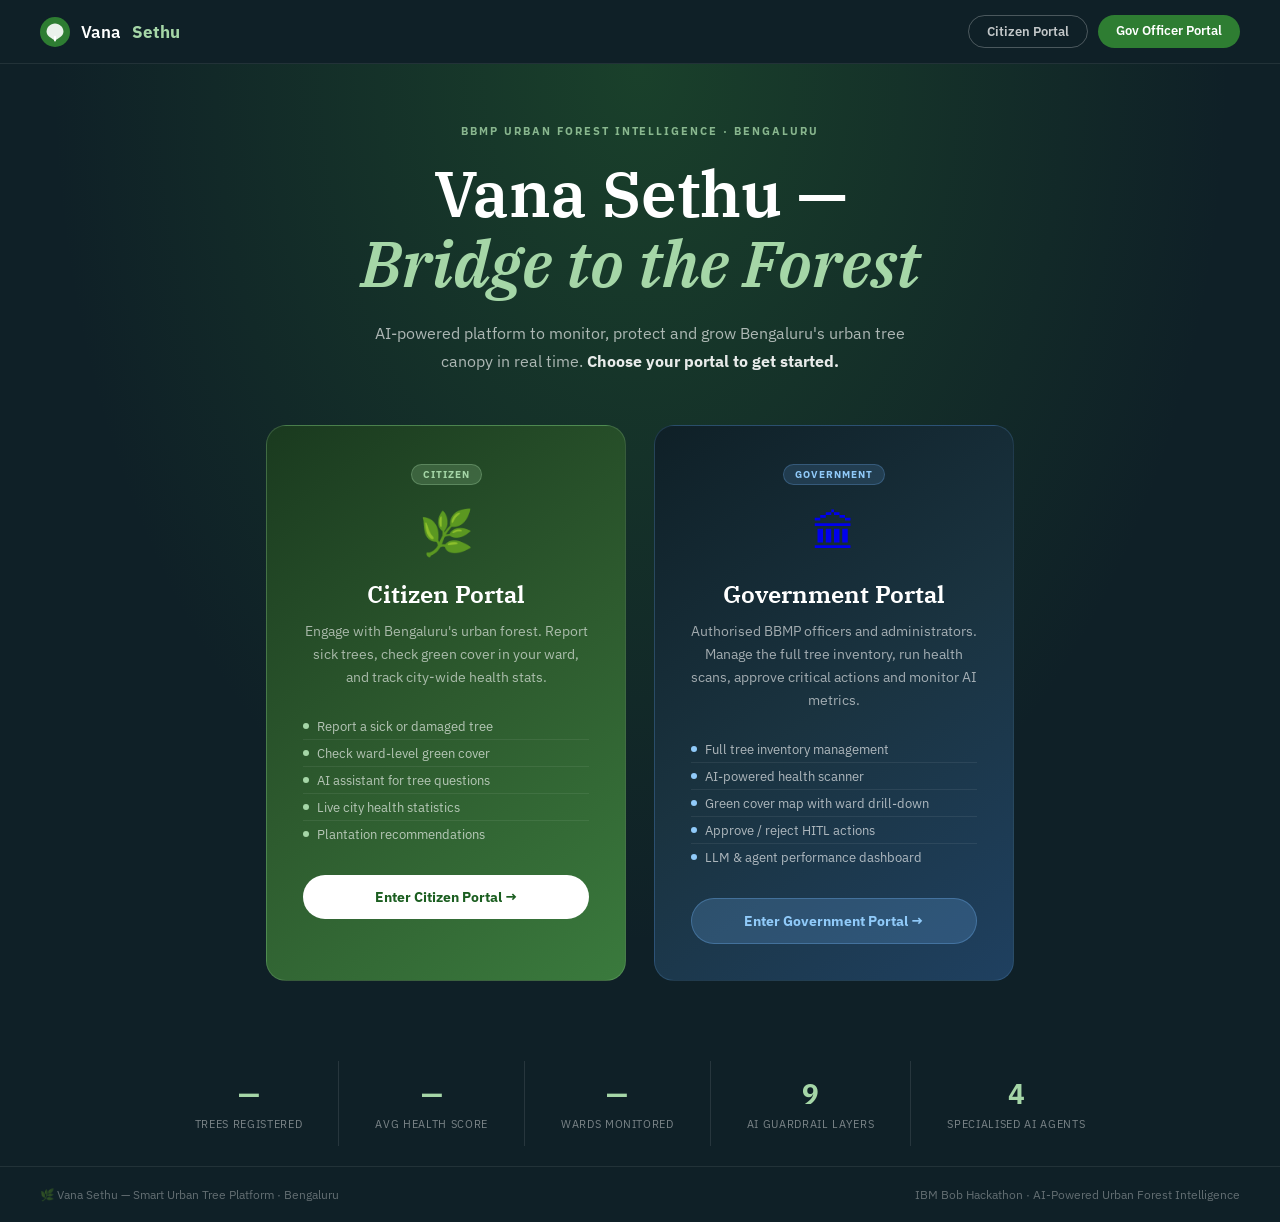
<file: frontend/landing.html>
<!DOCTYPE html>
<html lang="en">
<head>
<meta charset="UTF-8"/><meta name="viewport" content="width=device-width,initial-scale=1.0"/>
<title>Vana Sethu — Smart Urban Tree Platform · Bengaluru</title>
<link href="https://fonts.googleapis.com/css2?family=IBM+Plex+Sans:ital,wght@0,300;0,400;0,500;0,600;0,700;1,400&family=IBM+Plex+Serif:wght@400;600&display=swap" rel="stylesheet"/>
<style>
*,*::before,*::after{box-sizing:border-box;margin:0;padding:0}
:root{
  --g:#2E7D32;--gd:#1B5E20;--gm:#388E3C;--gp:#E8F5E9;
  --navy:#0f2027;--navy2:#1a3340;
  --text:#1a2210;--muted:#617849;--border:#d8e4c8;
  --font:'IBM Plex Sans',system-ui,sans-serif;
  --serif:'IBM Plex Serif',Georgia,serif;
}
body{font-family:var(--font);background:var(--navy);color:#fff;min-height:100vh;display:flex;flex-direction:column}

/* NAV */
.topnav{height:64px;padding:0 40px;display:flex;align-items:center;gap:16px;border-bottom:1px solid rgba(255,255,255,.08);flex-shrink:0}
.brand{display:flex;align-items:center;gap:11px;font-size:17px;font-weight:600;color:#fff;text-decoration:none}
.brand strong{color:#a5d6a7}
.nav-right{margin-left:auto;display:flex;gap:10px}
.nav-btn{padding:7px 18px;border-radius:20px;font-size:13px;font-weight:600;cursor:pointer;text-decoration:none;font-family:var(--font);transition:all .15s}
.nav-btn-outline{background:transparent;color:rgba(255,255,255,.75);border:1.5px solid rgba(255,255,255,.25)}
.nav-btn-outline:hover{background:rgba(255,255,255,.08);color:#fff;border-color:rgba(255,255,255,.5)}
.nav-btn-solid{background:var(--g);color:#fff;border:none}
.nav-btn-solid:hover{background:var(--gd)}

/* HERO */
.hero{flex:1;display:flex;flex-direction:column;align-items:center;justify-content:center;text-align:center;padding:60px 24px 40px;background:radial-gradient(ellipse at 50% 0%,rgba(46,125,50,.35) 0%,transparent 65%)}
.eyebrow{font-size:11px;font-weight:700;letter-spacing:.18em;text-transform:uppercase;color:rgba(165,214,167,.8);margin-bottom:20px}
.hero-title{font-family:var(--serif);font-size:clamp(32px,5vw,64px);font-weight:600;line-height:1.1;margin-bottom:20px;color:#fff}
.hero-title em{color:#a5d6a7;font-style:italic}
.hero-desc{font-size:16px;color:rgba(255,255,255,.65);line-height:1.75;max-width:560px;margin:0 auto 50px}
.hero-desc strong{color:rgba(255,255,255,.9)}

/* PORTAL CARDS */
.portals{display:flex;gap:28px;justify-content:center;flex-wrap:wrap;padding:0 24px}
.portal-card{width:360px;border-radius:20px;overflow:hidden;position:relative;cursor:pointer;text-decoration:none;transition:transform .2s,box-shadow .2s;display:block}
.portal-card:hover{transform:translateY(-6px);box-shadow:0 20px 60px rgba(0,0,0,.4)}
.portal-card-citizen{background:linear-gradient(145deg,#1a3a1f 0%,#2d5a2e 50%,#3a7a3d 100%);border:1px solid rgba(165,214,167,.2)}
.portal-card-govt{background:linear-gradient(145deg,#0f2027 0%,#1a3340 50%,#1f4060 100%);border:1px solid rgba(100,160,220,.2)}
.portal-inner{padding:36px}
.portal-badge{display:inline-block;font-size:10px;font-weight:700;letter-spacing:.1em;text-transform:uppercase;padding:3px 11px;border-radius:14px;margin-bottom:18px}
.badge-citizen{background:rgba(165,214,167,.2);color:#a5d6a7;border:1px solid rgba(165,214,167,.3)}
.badge-govt{background:rgba(100,160,220,.18);color:#90caf9;border:1px solid rgba(100,160,220,.3)}
.portal-icon{font-size:44px;margin-bottom:18px}
.portal-title{font-family:var(--serif);font-size:24px;font-weight:600;color:#fff;margin-bottom:10px}
.portal-desc{font-size:13.5px;color:rgba(255,255,255,.6);line-height:1.7;margin-bottom:24px}
.portal-features{list-style:none;margin-bottom:28px}
.portal-features li{font-size:12.5px;color:rgba(255,255,255,.65);padding:5px 0;display:flex;align-items:center;gap:8px;border-bottom:1px solid rgba(255,255,255,.07)}
.portal-features li:last-child{border:none}
.portal-features li::before{content:'';width:6px;height:6px;border-radius:50%;flex-shrink:0}
.portal-card-citizen .portal-features li::before{background:#a5d6a7}
.portal-card-govt .portal-features li::before{background:#90caf9}
.portal-cta{display:block;width:100%;padding:13px;border-radius:24px;font-size:14px;font-weight:700;text-align:center;border:none;cursor:pointer;font-family:var(--font);transition:all .15s;text-decoration:none}
.cta-citizen{background:#fff;color:var(--gd)}
.cta-citizen:hover{background:#e8f5e9}
.cta-govt{background:rgba(100,160,220,.25);color:#90caf9;border:1.5px solid rgba(100,160,220,.4)}
.cta-govt:hover{background:rgba(100,160,220,.35);color:#fff}

/* STATS BAR */
.stats-bar{display:flex;justify-content:center;gap:0;padding:40px 24px 20px;flex-wrap:wrap}
.stat-item{text-align:center;padding:14px 36px;border-right:1px solid rgba(255,255,255,.1)}
.stat-item:last-child{border-right:none}
.stat-num{font-size:28px;font-weight:700;color:#a5d6a7;display:block}
.stat-lbl{font-size:11px;color:rgba(255,255,255,.45);margin-top:4px;text-transform:uppercase;letter-spacing:.06em}

/* FOOTER */
footer{padding:20px 40px;border-top:1px solid rgba(255,255,255,.08);display:flex;justify-content:space-between;align-items:center;flex-wrap:wrap;gap:10px}
footer span{font-size:11.5px;color:rgba(255,255,255,.35)}

@media(max-width:780px){.portals{flex-direction:column;align-items:center}.stat-item{padding:12px 20px}.topnav{padding:0 20px}}
</style>
</head>
<body>

<!-- NAV -->
<header class="topnav">
  <a href="landing.html" class="brand">
    <svg width="30" height="30" viewBox="0 0 32 32" fill="none"><circle cx="16" cy="16" r="16" fill="#2E7D32"/><path d="M16 7C11 7 7 11 7 15.5c0 3.5 2.5 6 9 9.5 6.5-3.5 9-6 9-9.5C25 11 21 7 16 7z" fill="#fff" opacity=".9"/><rect x="15" y="20" width="2" height="6" rx="1" fill="#fff"/></svg>
    Vana <strong>Sethu</strong>
  </a>
  <div class="nav-right">
    <a href="citizen.html" class="nav-btn nav-btn-outline">Citizen Portal</a>
    <a href="govt.html" class="nav-btn nav-btn-solid">Gov Officer Portal</a>
  </div>
</header>

<!-- HERO -->
<section class="hero">
  <p class="eyebrow">BBMP Urban Forest Intelligence · Bengaluru</p>
  <h1 class="hero-title">Vana Sethu —<br/><em>Bridge to the Forest</em></h1>
  <p class="hero-desc">AI-powered platform to monitor, protect and grow Bengaluru's urban tree canopy in real time. <strong>Choose your portal to get started.</strong></p>

  <!-- PORTAL CARDS -->
  <div class="portals">

    <!-- CITIZEN CARD -->
    <a href="citizen.html" class="portal-card portal-card-citizen">
      <div class="portal-inner">
        <span class="portal-badge badge-citizen">Citizen</span>
        <div class="portal-icon">🌿</div>
        <h2 class="portal-title">Citizen Portal</h2>
        <p class="portal-desc">Engage with Bengaluru's urban forest. Report sick trees, check green cover in your ward, and track city-wide health stats.</p>
        <ul class="portal-features">
          <li>Report a sick or damaged tree</li>
          <li>Check ward-level green cover</li>
          <li>AI assistant for tree questions</li>
          <li>Live city health statistics</li>
          <li>Plantation recommendations</li>
        </ul>
        <span class="portal-cta cta-citizen">Enter Citizen Portal →</span>
      </div>
    </a>

    <!-- GOVT CARD -->
    <a href="govt.html" class="portal-card portal-card-govt">
      <div class="portal-inner">
        <span class="portal-badge badge-govt">Government</span>
        <div class="portal-icon">🏛</div>
        <h2 class="portal-title">Government Portal</h2>
        <p class="portal-desc">Authorised BBMP officers and administrators. Manage the full tree inventory, run health scans, approve critical actions and monitor AI metrics.</p>
        <ul class="portal-features">
          <li>Full tree inventory management</li>
          <li>AI-powered health scanner</li>
          <li>Green cover map with ward drill-down</li>
          <li>Approve / reject HITL actions</li>
          <li>LLM &amp; agent performance dashboard</li>
        </ul>
        <span class="portal-cta cta-govt">Enter Government Portal →</span>
      </div>
    </a>

  </div>
</section>

<!-- STATS -->
<div class="stats-bar">
  <div class="stat-item"><span class="stat-num" id="s-trees">—</span><span class="stat-lbl">Trees Registered</span></div>
  <div class="stat-item"><span class="stat-num" id="s-health">—</span><span class="stat-lbl">Avg Health Score</span></div>
  <div class="stat-item"><span class="stat-num" id="s-wards">—</span><span class="stat-lbl">Wards Monitored</span></div>
  <div class="stat-item"><span class="stat-num">9</span><span class="stat-lbl">AI Guardrail Layers</span></div>
  <div class="stat-item"><span class="stat-num">4</span><span class="stat-lbl">Specialised AI Agents</span></div>
</div>

<footer>
  <span>🌿 Vana Sethu — Smart Urban Tree Platform · Bengaluru</span>
  <span>IBM Bob Hackathon · AI-Powered Urban Forest Intelligence</span>
</footer>

<script>
(async()=>{
  try{
    const r=await fetch('http://127.0.0.1:5001/api/public/stats');
    const d=await r.json();
    const s=(id,v)=>{const e=document.getElementById(id);if(e)e.textContent=v};
    s('s-trees',d.total_trees??'—');
    s('s-health',d.avg_health_score??'—');
    s('s-wards','10');
  }catch(e){}
})();
</script>
</body>
</html>
</file>
<file: frontend/lib/leaflet.css>
/* required styles */

.leaflet-pane,
.leaflet-tile,
.leaflet-marker-icon,
.leaflet-marker-shadow,
.leaflet-tile-container,
.leaflet-pane > svg,
.leaflet-pane > canvas,
.leaflet-zoom-box,
.leaflet-image-layer,
.leaflet-layer {
	position: absolute;
	left: 0;
	top: 0;
	}
.leaflet-container {
	overflow: hidden;
	}
.leaflet-tile,
.leaflet-marker-icon,
.leaflet-marker-shadow {
	-webkit-user-select: none;
	   -moz-user-select: none;
	        user-select: none;
	  -webkit-user-drag: none;
	}
/* Prevents IE11 from highlighting tiles in blue */
.leaflet-tile::selection {
	background: transparent;
}
/* Safari renders non-retina tile on retina better with this, but Chrome is worse */
.leaflet-safari .leaflet-tile {
	image-rendering: -webkit-optimize-contrast;
	}
/* hack that prevents hw layers "stretching" when loading new tiles */
.leaflet-safari .leaflet-tile-container {
	width: 1600px;
	height: 1600px;
	-webkit-transform-origin: 0 0;
	}
.leaflet-marker-icon,
.leaflet-marker-shadow {
	display: block;
	}
/* .leaflet-container svg: reset svg max-width decleration shipped in Joomla! (joomla.org) 3.x */
/* .leaflet-container img: map is broken in FF if you have max-width: 100% on tiles */
.leaflet-container .leaflet-overlay-pane svg {
	max-width: none !important;
	max-height: none !important;
	}
.leaflet-container .leaflet-marker-pane img,
.leaflet-container .leaflet-shadow-pane img,
.leaflet-container .leaflet-tile-pane img,
.leaflet-container img.leaflet-image-layer,
.leaflet-container .leaflet-tile {
	max-width: none !important;
	max-height: none !important;
	width: auto;
	padding: 0;
	}

.leaflet-container img.leaflet-tile {
	/* See: https://bugs.chromium.org/p/chromium/issues/detail?id=600120 */
	mix-blend-mode: plus-lighter;
}

.leaflet-container.leaflet-touch-zoom {
	-ms-touch-action: pan-x pan-y;
	touch-action: pan-x pan-y;
	}
.leaflet-container.leaflet-touch-drag {
	-ms-touch-action: pinch-zoom;
	/* Fallback for FF which doesn't support pinch-zoom */
	touch-action: none;
	touch-action: pinch-zoom;
}
.leaflet-container.leaflet-touch-drag.leaflet-touch-zoom {
	-ms-touch-action: none;
	touch-action: none;
}
.leaflet-container {
	-webkit-tap-highlight-color: transparent;
}
.leaflet-container a {
	-webkit-tap-highlight-color: rgba(51, 181, 229, 0.4);
}
.leaflet-tile {
	filter: inherit;
	visibility: hidden;
	}
.leaflet-tile-loaded {
	visibility: inherit;
	}
.leaflet-zoom-box {
	width: 0;
	height: 0;
	-moz-box-sizing: border-box;
	     box-sizing: border-box;
	z-index: 800;
	}
/* workaround for https://bugzilla.mozilla.org/show_bug.cgi?id=888319 */
.leaflet-overlay-pane svg {
	-moz-user-select: none;
	}

.leaflet-pane         { z-index: 400; }

.leaflet-tile-pane    { z-index: 200; }
.leaflet-overlay-pane { z-index: 400; }
.leaflet-shadow-pane  { z-index: 500; }
.leaflet-marker-pane  { z-index: 600; }
.leaflet-tooltip-pane   { z-index: 650; }
.leaflet-popup-pane   { z-index: 700; }

.leaflet-map-pane canvas { z-index: 100; }
.leaflet-map-pane svg    { z-index: 200; }

.leaflet-vml-shape {
	width: 1px;
	height: 1px;
	}
.lvml {
	behavior: url(#default#VML);
	display: inline-block;
	position: absolute;
	}


/* control positioning */

.leaflet-control {
	position: relative;
	z-index: 800;
	pointer-events: visiblePainted; /* IE 9-10 doesn't have auto */
	pointer-events: auto;
	}
.leaflet-top,
.leaflet-bottom {
	position: absolute;
	z-index: 1000;
	pointer-events: none;
	}
.leaflet-top {
	top: 0;
	}
.leaflet-right {
	right: 0;
	}
.leaflet-bottom {
	bottom: 0;
	}
.leaflet-left {
	left: 0;
	}
.leaflet-control {
	float: left;
	clear: both;
	}
.leaflet-right .leaflet-control {
	float: right;
	}
.leaflet-top .leaflet-control {
	margin-top: 10px;
	}
.leaflet-bottom .leaflet-control {
	margin-bottom: 10px;
	}
.leaflet-left .leaflet-control {
	margin-left: 10px;
	}
.leaflet-right .leaflet-control {
	margin-right: 10px;
	}


/* zoom and fade animations */

.leaflet-fade-anim .leaflet-popup {
	opacity: 0;
	-webkit-transition: opacity 0.2s linear;
	   -moz-transition: opacity 0.2s linear;
	        transition: opacity 0.2s linear;
	}
.leaflet-fade-anim .leaflet-map-pane .leaflet-popup {
	opacity: 1;
	}
.leaflet-zoom-animated {
	-webkit-transform-origin: 0 0;
	    -ms-transform-origin: 0 0;
	        transform-origin: 0 0;
	}
svg.leaflet-zoom-animated {
	will-change: transform;
}

.leaflet-zoom-anim .leaflet-zoom-animated {
	-webkit-transition: -webkit-transform 0.25s cubic-bezier(0,0,0.25,1);
	   -moz-transition:    -moz-transform 0.25s cubic-bezier(0,0,0.25,1);
	        transition:         transform 0.25s cubic-bezier(0,0,0.25,1);
	}
.leaflet-zoom-anim .leaflet-tile,
.leaflet-pan-anim .leaflet-tile {
	-webkit-transition: none;
	   -moz-transition: none;
	        transition: none;
	}

.leaflet-zoom-anim .leaflet-zoom-hide {
	visibility: hidden;
	}


/* cursors */

.leaflet-interactive {
	cursor: pointer;
	}
.leaflet-grab {
	cursor: -webkit-grab;
	cursor:    -moz-grab;
	cursor:         grab;
	}
.leaflet-crosshair,
.leaflet-crosshair .leaflet-interactive {
	cursor: crosshair;
	}
.leaflet-popup-pane,
.leaflet-control {
	cursor: auto;
	}
.leaflet-dragging .leaflet-grab,
.leaflet-dragging .leaflet-grab .leaflet-interactive,
.leaflet-dragging .leaflet-marker-draggable {
	cursor: move;
	cursor: -webkit-grabbing;
	cursor:    -moz-grabbing;
	cursor:         grabbing;
	}

/* marker & overlays interactivity */
.leaflet-marker-icon,
.leaflet-marker-shadow,
.leaflet-image-layer,
.leaflet-pane > svg path,
.leaflet-tile-container {
	pointer-events: none;
	}

.leaflet-marker-icon.leaflet-interactive,
.leaflet-image-layer.leaflet-interactive,
.leaflet-pane > svg path.leaflet-interactive,
svg.leaflet-image-layer.leaflet-interactive path {
	pointer-events: visiblePainted; /* IE 9-10 doesn't have auto */
	pointer-events: auto;
	}

/* visual tweaks */

.leaflet-container {
	background: #ddd;
	outline-offset: 1px;
	}
.leaflet-container a {
	color: #0078A8;
	}
.leaflet-zoom-box {
	border: 2px dotted #38f;
	background: rgba(255,255,255,0.5);
	}


/* general typography */
.leaflet-container {
	font-family: "Helvetica Neue", Arial, Helvetica, sans-serif;
	font-size: 12px;
	font-size: 0.75rem;
	line-height: 1.5;
	}


/* general toolbar styles */

.leaflet-bar {
	box-shadow: 0 1px 5px rgba(0,0,0,0.65);
	border-radius: 4px;
	}
.leaflet-bar a {
	background-color: #fff;
	border-bottom: 1px solid #ccc;
	width: 26px;
	height: 26px;
	line-height: 26px;
	display: block;
	text-align: center;
	text-decoration: none;
	color: black;
	}
.leaflet-bar a,
.leaflet-control-layers-toggle {
	background-position: 50% 50%;
	background-repeat: no-repeat;
	display: block;
	}
.leaflet-bar a:hover,
.leaflet-bar a:focus {
	background-color: #f4f4f4;
	}
.leaflet-bar a:first-child {
	border-top-left-radius: 4px;
	border-top-right-radius: 4px;
	}
.leaflet-bar a:last-child {
	border-bottom-left-radius: 4px;
	border-bottom-right-radius: 4px;
	border-bottom: none;
	}
.leaflet-bar a.leaflet-disabled {
	cursor: default;
	background-color: #f4f4f4;
	color: #bbb;
	}

.leaflet-touch .leaflet-bar a {
	width: 30px;
	height: 30px;
	line-height: 30px;
	}
.leaflet-touch .leaflet-bar a:first-child {
	border-top-left-radius: 2px;
	border-top-right-radius: 2px;
	}
.leaflet-touch .leaflet-bar a:last-child {
	border-bottom-left-radius: 2px;
	border-bottom-right-radius: 2px;
	}

/* zoom control */

.leaflet-control-zoom-in,
.leaflet-control-zoom-out {
	font: bold 18px 'Lucida Console', Monaco, monospace;
	text-indent: 1px;
	}

.leaflet-touch .leaflet-control-zoom-in, .leaflet-touch .leaflet-control-zoom-out  {
	font-size: 22px;
	}


/* layers control */

.leaflet-control-layers {
	box-shadow: 0 1px 5px rgba(0,0,0,0.4);
	background: #fff;
	border-radius: 5px;
	}
.leaflet-control-layers-toggle {
	background-image: url(images/layers.png);
	width: 36px;
	height: 36px;
	}
.leaflet-retina .leaflet-control-layers-toggle {
	background-image: url(images/layers-2x.png);
	background-size: 26px 26px;
	}
.leaflet-touch .leaflet-control-layers-toggle {
	width: 44px;
	height: 44px;
	}
.leaflet-control-layers .leaflet-control-layers-list,
.leaflet-control-layers-expanded .leaflet-control-layers-toggle {
	display: none;
	}
.leaflet-control-layers-expanded .leaflet-control-layers-list {
	display: block;
	position: relative;
	}
.leaflet-control-layers-expanded {
	padding: 6px 10px 6px 6px;
	color: #333;
	background: #fff;
	}
.leaflet-control-layers-scrollbar {
	overflow-y: scroll;
	overflow-x: hidden;
	padding-right: 5px;
	}
.leaflet-control-layers-selector {
	margin-top: 2px;
	position: relative;
	top: 1px;
	}
.leaflet-control-layers label {
	display: block;
	font-size: 13px;
	font-size: 1.08333em;
	}
.leaflet-control-layers-separator {
	height: 0;
	border-top: 1px solid #ddd;
	margin: 5px -10px 5px -6px;
	}

/* Default icon URLs */
.leaflet-default-icon-path { /* used only in path-guessing heuristic, see L.Icon.Default */
	background-image: url(images/marker-icon.png);
	}


/* attribution and scale controls */

.leaflet-container .leaflet-control-attribution {
	background: #fff;
	background: rgba(255, 255, 255, 0.8);
	margin: 0;
	}
.leaflet-control-attribution,
.leaflet-control-scale-line {
	padding: 0 5px;
	color: #333;
	line-height: 1.4;
	}
.leaflet-control-attribution a {
	text-decoration: none;
	}
.leaflet-control-attribution a:hover,
.leaflet-control-attribution a:focus {
	text-decoration: underline;
	}
.leaflet-attribution-flag {
	display: inline !important;
	vertical-align: baseline !important;
	width: 1em;
	height: 0.6669em;
	}
.leaflet-left .leaflet-control-scale {
	margin-left: 5px;
	}
.leaflet-bottom .leaflet-control-scale {
	margin-bottom: 5px;
	}
.leaflet-control-scale-line {
	border: 2px solid #777;
	border-top: none;
	line-height: 1.1;
	padding: 2px 5px 1px;
	white-space: nowrap;
	-moz-box-sizing: border-box;
	     box-sizing: border-box;
	background: rgba(255, 255, 255, 0.8);
	text-shadow: 1px 1px #fff;
	}
.leaflet-control-scale-line:not(:first-child) {
	border-top: 2px solid #777;
	border-bottom: none;
	margin-top: -2px;
	}
.leaflet-control-scale-line:not(:first-child):not(:last-child) {
	border-bottom: 2px solid #777;
	}

.leaflet-touch .leaflet-control-attribution,
.leaflet-touch .leaflet-control-layers,
.leaflet-touch .leaflet-bar {
	box-shadow: none;
	}
.leaflet-touch .leaflet-control-layers,
.leaflet-touch .leaflet-bar {
	border: 2px solid rgba(0,0,0,0.2);
	background-clip: padding-box;
	}


/* popup */

.leaflet-popup {
	position: absolute;
	text-align: center;
	margin-bottom: 20px;
	}
.leaflet-popup-content-wrapper {
	padding: 1px;
	text-align: left;
	border-radius: 12px;
	}
.leaflet-popup-content {
	margin: 13px 24px 13px 20px;
	line-height: 1.3;
	font-size: 13px;
	font-size: 1.08333em;
	min-height: 1px;
	}
.leaflet-popup-content p {
	margin: 17px 0;
	margin: 1.3em 0;
	}
.leaflet-popup-tip-container {
	width: 40px;
	height: 20px;
	position: absolute;
	left: 50%;
	margin-top: -1px;
	margin-left: -20px;
	overflow: hidden;
	pointer-events: none;
	}
.leaflet-popup-tip {
	width: 17px;
	height: 17px;
	padding: 1px;

	margin: -10px auto 0;
	pointer-events: auto;

	-webkit-transform: rotate(45deg);
	   -moz-transform: rotate(45deg);
	    -ms-transform: rotate(45deg);
	        transform: rotate(45deg);
	}
.leaflet-popup-content-wrapper,
.leaflet-popup-tip {
	background: white;
	color: #333;
	box-shadow: 0 3px 14px rgba(0,0,0,0.4);
	}
.leaflet-container a.leaflet-popup-close-button {
	position: absolute;
	top: 0;
	right: 0;
	border: none;
	text-align: center;
	width: 24px;
	height: 24px;
	font: 16px/24px Tahoma, Verdana, sans-serif;
	color: #757575;
	text-decoration: none;
	background: transparent;
	}
.leaflet-container a.leaflet-popup-close-button:hover,
.leaflet-container a.leaflet-popup-close-button:focus {
	color: #585858;
	}
.leaflet-popup-scrolled {
	overflow: auto;
	}

.leaflet-oldie .leaflet-popup-content-wrapper {
	-ms-zoom: 1;
	}
.leaflet-oldie .leaflet-popup-tip {
	width: 24px;
	margin: 0 auto;

	-ms-filter: "progid:DXImageTransform.Microsoft.Matrix(M11=0.70710678, M12=0.70710678, M21=-0.70710678, M22=0.70710678)";
	filter: progid:DXImageTransform.Microsoft.Matrix(M11=0.70710678, M12=0.70710678, M21=-0.70710678, M22=0.70710678);
	}

.leaflet-oldie .leaflet-control-zoom,
.leaflet-oldie .leaflet-control-layers,
.leaflet-oldie .leaflet-popup-content-wrapper,
.leaflet-oldie .leaflet-popup-tip {
	border: 1px solid #999;
	}


/* div icon */

.leaflet-div-icon {
	background: #fff;
	border: 1px solid #666;
	}


/* Tooltip */
/* Base styles for the element that has a tooltip */
.leaflet-tooltip {
	position: absolute;
	padding: 6px;
	background-color: #fff;
	border: 1px solid #fff;
	border-radius: 3px;
	color: #222;
	white-space: nowrap;
	-webkit-user-select: none;
	-moz-user-select: none;
	-ms-user-select: none;
	user-select: none;
	pointer-events: none;
	box-shadow: 0 1px 3px rgba(0,0,0,0.4);
	}
.leaflet-tooltip.leaflet-interactive {
	cursor: pointer;
	pointer-events: auto;
	}
.leaflet-tooltip-top:before,
.leaflet-tooltip-bottom:before,
.leaflet-tooltip-left:before,
.leaflet-tooltip-right:before {
	position: absolute;
	pointer-events: none;
	border: 6px solid transparent;
	background: transparent;
	content: "";
	}

/* Directions */

.leaflet-tooltip-bottom {
	margin-top: 6px;
}
.leaflet-tooltip-top {
	margin-top: -6px;
}
.leaflet-tooltip-bottom:before,
.leaflet-tooltip-top:before {
	left: 50%;
	margin-left: -6px;
	}
.leaflet-tooltip-top:before {
	bottom: 0;
	margin-bottom: -12px;
	border-top-color: #fff;
	}
.leaflet-tooltip-bottom:before {
	top: 0;
	margin-top: -12px;
	margin-left: -6px;
	border-bottom-color: #fff;
	}
.leaflet-tooltip-left {
	margin-left: -6px;
}
.leaflet-tooltip-right {
	margin-left: 6px;
}
.leaflet-tooltip-left:before,
.leaflet-tooltip-right:before {
	top: 50%;
	margin-top: -6px;
	}
.leaflet-tooltip-left:before {
	right: 0;
	margin-right: -12px;
	border-left-color: #fff;
	}
.leaflet-tooltip-right:before {
	left: 0;
	margin-left: -12px;
	border-right-color: #fff;
	}

/* Printing */

@media print {
	/* Prevent printers from removing background-images of controls. */
	.leaflet-control {
		-webkit-print-color-adjust: exact;
		print-color-adjust: exact;
		}
	}
</file>
<file: frontend/css/styles.css>
/* ═══════════════════════════════════════════════════════════════════════════
   Vana Sethu — Smart Urban Tree Platform
   Forest-green, organic, nature-inspired UI
   ═══════════════════════════════════════════════════════════════════════════ */

/* ── Reset & Variables ─────────────────────────────────────────────────────── */
*, *::before, *::after { box-sizing: border-box; margin: 0; padding: 0; }

:root {
  --forest:      #2E7D32;
  --forest-dark: #1B5E20;
  --forest-mid:  #388E3C;
  --forest-pale: #E8F5E9;
  --forest-bg:   #f5f7f2;
  --olive:       #5D7A3E;
  --olive-pale:  #EEF2E8;
  --blue:        #1565C0;
  --blue-light:  #E3F2FD;
  --amber:       #E65100;
  --amber-pale:  #FFF3E0;
  --red:         #C62828;
  --red-pale:    #FFEBEE;
  --teal:        #00695C;
  --teal-pale:   #E0F2F1;
  --text:        #1a2210;
  --text-mid:    #3d4f2a;
  --text-muted:  #617849;
  --card:        #ffffff;
  --border:      #d8e4c8;
  --nav-bg:      rgba(255,255,255,0.97);
  --shadow-sm:   0 1px 4px rgba(30,70,20,.08);
  --shadow-md:   0 4px 20px rgba(30,70,20,.10);
  --shadow-lg:   0 8px 40px rgba(30,70,20,.14);
  --radius:      10px;
  --radius-lg:   18px;
  --font:        'IBM Plex Sans', system-ui, sans-serif;
  --font-serif:  'IBM Plex Serif', Georgia, serif;
  --nav-h:       64px;
}

html { scroll-behavior: smooth; }

body {
  font-family: var(--font);
  font-size: 14px;
  color: var(--text);
  background: var(--forest-bg);
  line-height: 1.6;
}

/* ── Top Nav ───────────────────────────────────────────────────────────────── */
.topnav {
  position: sticky; top: 0; z-index: 200;
  height: var(--nav-h);
  background: var(--nav-bg);
  border-bottom: 1px solid var(--border);
  display: flex;
  align-items: center;
  padding: 0 28px;
  gap: 32px;
  backdrop-filter: blur(8px);
  box-shadow: var(--shadow-sm);
}

.nav-brand {
  display: flex; align-items: center; gap: 10px;
  text-decoration: none; flex-shrink: 0;
}
.brand-name {
  font-size: 18px; font-weight: 400; color: var(--text);
  letter-spacing: -0.3px;
}
.brand-name strong { font-weight: 700; color: var(--forest); }
.brand-sub {
  font-size: 11px; color: var(--text-muted);
  border-left: 1px solid var(--border);
  padding-left: 10px; margin-left: 2px;
}

.nav-links {
  display: flex; align-items: center; gap: 2px;
  list-style: none; flex: 1;
}
.nav-link {
  padding: 7px 14px;
  border-radius: 20px;
  color: var(--text-mid);
  text-decoration: none;
  font-size: 13.5px;
  font-weight: 500;
  transition: background .15s, color .15s;
  white-space: nowrap;
}
.nav-link:hover { background: var(--forest-pale); color: var(--forest-dark); }
.nav-link.active { background: var(--forest); color: #fff; }

.nav-right { margin-left: auto; flex-shrink: 0; }
.weather-pill {
  display: flex; align-items: center; gap: 6px;
  background: var(--forest-pale);
  border: 1px solid var(--border);
  border-radius: 20px;
  padding: 5px 14px;
  font-size: 13px;
  color: var(--forest-dark);
  font-weight: 500;
}

/* ── Main wrap ─────────────────────────────────────────────────────────────── */
.main-wrap { min-height: calc(100vh - var(--nav-h) - 60px); }

/* ── Panels ────────────────────────────────────────────────────────────────── */
.panel { display: none; }
.panel.active { display: block; }

/* ── Page header (non-hero panels) ────────────────────────────────────────── */
.page-header {
  display: flex; align-items: center; gap: 14px;
  padding: 28px 32px 20px;
  border-bottom: 1px solid var(--border);
  background: var(--card);
}
.page-header h1 { font-size: 22px; font-weight: 600; color: var(--text); }
.update-badge { font-size: 12px; color: var(--text-muted); margin-left: auto; }

/* ════════════════════════════════════════════════════════════════════════════
   HOME PANEL
   ════════════════════════════════════════════════════════════════════════════ */

/* ── Hero ──────────────────────────────────────────────────────────────────── */
.hero {
  position: relative;
  min-height: 520px;
  background:
    radial-gradient(ellipse at 30% 60%, rgba(27,94,32,.85) 0%, transparent 60%),
    radial-gradient(ellipse at 80% 30%, rgba(56,142,60,.60) 0%, transparent 50%),
    linear-gradient(145deg, #1a3a1f 0%, #2d5a2e 40%, #3a7a3d 70%, #4a8f4d 100%);
  overflow: hidden;
}
.hero::before {
  content: '';
  position: absolute; inset: 0;
  background-image:
    radial-gradient(circle at 20% 80%, rgba(255,255,255,.04) 0%, transparent 40%),
    radial-gradient(circle at 75% 20%, rgba(255,255,255,.03) 0%, transparent 35%);
}
.hero-bg-overlay {
  position: absolute; inset: 0;
  background: url("data:image/svg+xml,%3Csvg xmlns='http://www.w3.org/2000/svg' width='60' height='60'%3E%3Ccircle cx='30' cy='30' r='1' fill='rgba(255,255,255,0.04)'/%3E%3C/svg%3E") repeat;
}
.hero-content {
  position: relative; z-index: 2;
  max-width: 600px;
  padding: 90px 60px 90px;
}
.hero-eyebrow {
  font-size: 11px;
  font-weight: 600;
  letter-spacing: .15em;
  text-transform: uppercase;
  color: rgba(255,255,255,.65);
  margin-bottom: 16px;
}
.hero-title {
  font-family: var(--font-serif);
  font-size: clamp(32px, 5vw, 54px);
  font-weight: 600;
  line-height: 1.15;
  color: #fff;
  margin-bottom: 20px;
}
.hero-title em { color: #a5d6a7; font-style: italic; }
.hero-desc {
  font-size: 15px;
  color: rgba(255,255,255,.78);
  line-height: 1.7;
  max-width: 480px;
  margin-bottom: 32px;
}
.hero-desc em { color: #c8e6c9; font-style: italic; }
.hero-cta-row { display: flex; gap: 12px; flex-wrap: wrap; }
.btn-hero {
  background: #fff;
  color: var(--forest-dark);
  border: none;
  border-radius: 24px;
  padding: 12px 28px;
  font-family: var(--font);
  font-size: 14px;
  font-weight: 600;
  cursor: pointer;
  transition: transform .15s, box-shadow .15s;
}
.btn-hero:hover { transform: translateY(-2px); box-shadow: 0 6px 20px rgba(0,0,0,.2); }
.btn-hero-outline {
  background: transparent;
  color: #fff;
  border: 2px solid rgba(255,255,255,.6);
  border-radius: 24px;
  padding: 11px 28px;
  font-family: var(--font);
  font-size: 14px;
  font-weight: 600;
  cursor: pointer;
  transition: background .15s, border-color .15s;
}
.btn-hero-outline:hover { background: rgba(255,255,255,.12); border-color: #fff; }

/* Floating hero stat cards */
.hero-stat {
  position: absolute;
  background: rgba(255,255,255,.12);
  backdrop-filter: blur(12px);
  border: 1px solid rgba(255,255,255,.2);
  border-radius: var(--radius);
  padding: 16px 22px;
  display: flex; flex-direction: column; align-items: center;
  min-width: 130px;
  z-index: 3;
}
.hero-stat.top-right  { top: 40px; right: 60px; }
.hero-stat.top-left   { top: 180px; right: 220px; }
.hero-stat.bottom-left{ bottom: 60px; right: 60px; }
.stat-num  { font-size: 32px; font-weight: 700; color: #fff; }
.stat-label{ font-size: 11px; color: rgba(255,255,255,.75); text-align: center; margin-top: 2px; }

/* ── Curve separator ───────────────────────────────────────────────────────── */
.curve-separator { margin-top: -1px; line-height: 0; }
.curve-separator svg { width: 100%; display: block; }

/* ── KPI Strip ─────────────────────────────────────────────────────────────── */
.kpi-strip {
  display: flex;
  gap: 16px;
  padding: 0 32px 32px;
  background: var(--forest-bg);
  flex-wrap: wrap;
}
.kpi-card {
  flex: 1; min-width: 160px;
  background: var(--card);
  border-radius: var(--radius);
  box-shadow: var(--shadow-sm);
  padding: 20px;
  display: flex;
  align-items: center;
  gap: 14px;
  border-top: 3px solid var(--forest);
  transition: box-shadow .2s, transform .2s;
}
.kpi-card:hover { box-shadow: var(--shadow-md); transform: translateY(-2px); }
.kpi-card.kpi-green  { border-top-color: var(--forest); }
.kpi-card.kpi-blue   { border-top-color: var(--blue); }
.kpi-card.kpi-amber  { border-top-color: var(--amber); }
.kpi-card.kpi-red    { border-top-color: var(--red); }
.kpi-card.kpi-teal   { border-top-color: var(--teal); }
.kpi-icon { font-size: 28px; flex-shrink: 0; }
.kpi-val  { font-size: 28px; font-weight: 700; color: var(--text); line-height: 1; }
.kpi-lbl  { font-size: 11.5px; color: var(--text-muted); margin-top: 4px; }

/* ── Content Section (deficient wards) ────────────────────────────────────── */
.content-section {
  margin: 0 32px 32px;
  background: var(--card);
  border-radius: var(--radius-lg);
  box-shadow: var(--shadow-sm);
  overflow: hidden;
}
.section-header {
  display: flex; align-items: center; gap: 12px;
  padding: 18px 24px;
  border-bottom: 1px solid var(--border);
}
.section-header h2 { font-size: 16px; font-weight: 600; }
.live-dot { font-size: 11px; font-weight: 700; color: var(--forest); animation: blink 2s infinite; }
@keyframes blink { 50% { opacity: .35; } }

/* ── Mission section ───────────────────────────────────────────────────────── */
.mission-section {
  display: grid;
  grid-template-columns: 1fr 1fr;
  gap: 40px;
  margin: 0 32px 48px;
  padding: 40px;
  background: var(--card);
  border-radius: var(--radius-lg);
  box-shadow: var(--shadow-sm);
  align-items: center;
}
.mission-eyebrow {
  font-size: 11px; font-weight: 600; letter-spacing: .12em;
  text-transform: uppercase; color: var(--forest); margin-bottom: 10px;
}
.mission-text h2 {
  font-family: var(--font-serif);
  font-size: 26px; font-weight: 600; color: var(--text);
  margin-bottom: 14px; line-height: 1.3;
}
.mission-text p { font-size: 14px; color: var(--text-muted); line-height: 1.8; }
.mission-stats {
  display: grid; grid-template-columns: 1fr 1fr; gap: 20px;
}
.m-stat {
  background: var(--forest-pale);
  border-radius: var(--radius);
  padding: 20px;
  text-align: center;
}
.m-stat strong { display: block; font-size: 30px; font-weight: 700; color: var(--forest-dark); }
.m-stat span   { font-size: 12px; color: var(--text-muted); margin-top: 4px; display: block; }

/* ════════════════════════════════════════════════════════════════════════════
   MAP PANEL
   ════════════════════════════════════════════════════════════════════════════ */
#map-container {
  height: 540px;
  margin: 20px 32px 12px;
  border-radius: var(--radius-lg);
  box-shadow: var(--shadow-md);
  overflow: hidden;
}
.map-legend {
  display: flex; gap: 20px; flex-wrap: wrap;
  padding: 0 32px 24px;
}
.leg { display: flex; align-items: center; gap: 7px; font-size: 12px; color: var(--text-muted); }
.leg::before { content: ''; display: inline-block; width: 14px; height: 14px; border-radius: 3px; }
.leg-critical::before  { background: #B71C1C; }
.leg-deficient::before { background: #E53935; }
.leg-low::before       { background: #FB8C00; }
.leg-medium::before    { background: #7CB342; }
.leg-good::before      { background: #2E7D32; }

/* ════════════════════════════════════════════════════════════════════════════
   INVENTORY PANEL
   ════════════════════════════════════════════════════════════════════════════ */
.nl-bar {
  display: flex; gap: 10px;
  padding: 20px 32px 12px;
}
.nl-bar input {
  flex: 1; padding: 11px 16px;
  border: 1.5px solid var(--border);
  border-radius: 24px;
  font-family: var(--font); font-size: 14px;
  background: var(--card); color: var(--text);
  outline: none; transition: border-color .15s;
}
.nl-bar input:focus { border-color: var(--forest); }

.filter-row {
  display: flex; gap: 10px; flex-wrap: wrap;
  padding: 0 32px 14px;
}
.filter-row input, .filter-row select {
  padding: 8px 14px;
  border: 1.5px solid var(--border);
  border-radius: 20px;
  font-family: var(--font); font-size: 13px;
  background: var(--card); color: var(--text);
  outline: none; min-width: 120px;
}
.filter-row input:focus, .filter-row select:focus { border-color: var(--forest); }

#inventory-status { padding: 0 32px 6px; font-size: 12px; color: var(--text-muted); }
.table-count      { padding: 10px 32px; font-size: 12px; color: var(--text-muted); }

/* ════════════════════════════════════════════════════════════════════════════
   TABLES
   ════════════════════════════════════════════════════════════════════════════ */
.data-table {
  width: 100%;
  border-collapse: collapse;
  font-size: 13px;
}
.data-table th {
  background: var(--forest-pale);
  font-weight: 600; font-size: 11.5px;
  text-transform: uppercase; letter-spacing: .04em;
  color: var(--text-mid);
  padding: 11px 16px;
  text-align: left;
  border-bottom: 1px solid var(--border);
}
.data-table td {
  padding: 11px 16px;
  border-bottom: 1px solid #f0f4ec;
  color: var(--text);
}
.data-table tbody tr:hover { background: var(--forest-pale); }
.data-table tbody tr:last-child td { border-bottom: none; }

/* Table inside content-section needs padding wrapper */
.content-section .data-table { border-radius: 0; }

/* Inventory table is outside content-section */
#panel-inventory .data-table,
#panel-approvals .data-table {
  margin: 0 32px 24px;
  width: calc(100% - 64px);
  background: var(--card);
  border-radius: var(--radius);
  box-shadow: var(--shadow-sm);
  overflow: hidden;
  display: table;
}

/* Badges */
.badge {
  display: inline-block; font-size: 11px; font-weight: 600;
  padding: 2px 10px; border-radius: 20px;
}
.badge-healthy  { background: #E8F5E9; color: #1B5E20; }
.badge-stressed { background: #FFF8E1; color: #E65100; }
.badge-diseased { background: #FBE9E7; color: #BF360C; }
.badge-critical { background: #FFEBEE; color: #B71C1C; }
.badge-removed  { background: #ECEFF1; color: #546E7A; }

/* ════════════════════════════════════════════════════════════════════════════
   HEALTH SCANNER PANEL
   ════════════════════════════════════════════════════════════════════════════ */
.health-layout {
  display: grid;
  grid-template-columns: 320px 1fr;
  gap: 24px;
  padding: 24px 32px;
  align-items: start;
}
.upload-card {
  background: var(--card);
  border-radius: var(--radius-lg);
  box-shadow: var(--shadow-sm);
  padding: 24px;
}
.upload-zone {
  border: 2px dashed var(--border);
  border-radius: var(--radius);
  padding: 32px 16px;
  text-align: center;
  cursor: pointer;
  transition: border-color .15s, background .15s;
  margin-bottom: 20px;
}
.upload-zone:hover  { border-color: var(--forest); background: var(--forest-pale); }
.upload-zone.drag-over {
  border-color: var(--forest);
  background: var(--forest-pale);
  transform: scale(1.01);
}

/* Analyse button spinner */
.btn-spinner {
  display: inline-block;
  width: 14px; height: 14px;
  border: 2px solid rgba(255,255,255,.4);
  border-top-color: #fff;
  border-radius: 50%;
  animation: btn-spin .7s linear infinite;
  vertical-align: middle;
  margin-right: 6px;
}
@keyframes btn-spin { to { transform: rotate(360deg); } }
.upload-icon { font-size: 36px; margin-bottom: 10px; }
.upload-hint { font-size: 11px; color: var(--text-muted); margin-top: 4px; }
.env-params { margin-bottom: 18px; }
.param-row { display: flex; align-items: center; gap: 10px; margin-bottom: 10px; }
.param-row label { width: 130px; font-size: 12.5px; color: var(--text-muted); }
.param-row input {
  flex: 1; padding: 7px 12px;
  border: 1.5px solid var(--border); border-radius: 8px;
  font-family: var(--font); font-size: 13px; outline: none;
}
.param-row input:focus { border-color: var(--forest); }

.health-result-card {
  background: var(--card);
  border-radius: var(--radius-lg);
  box-shadow: var(--shadow-sm);
  padding: 28px;
  display: flex; gap: 28px; align-items: flex-start;
}
.health-score-ring {
  min-width: 110px; min-height: 110px;
  border-radius: 50%;
  border: 7px solid var(--forest);
  display: flex; flex-direction: column;
  align-items: center; justify-content: center;
  flex-shrink: 0;
  box-shadow: 0 0 0 4px var(--forest-pale);
}
.health-score-ring span { font-size: 30px; font-weight: 700; color: var(--text); }
.health-score-ring small { font-size: 11px; color: var(--text-muted); }
.health-sections { flex: 1; }
.health-section { margin-bottom: 16px; }
.section-label {
  font-size: 11px; font-weight: 700;
  text-transform: uppercase; letter-spacing: .06em;
  color: var(--text-muted); margin-bottom: 7px;
}
.health-section ul { padding-left: 18px; font-size: 13px; }
.health-section ul li { margin-bottom: 3px; }
.reasoning-text { font-size: 13px; color: var(--text-muted); line-height: 1.7; font-style: italic; }
.confidence-bar {
  height: 7px; background: var(--border);
  border-radius: 4px; overflow: hidden; margin-bottom: 5px;
}
.confidence-fill { height: 100%; background: var(--forest); border-radius: 4px; transition: width .4s; }

/* ── HITL Modal ────────────────────────────────────────────────────────────── */
.hitl-modal {
  position: fixed; inset: 0;
  background: rgba(0,0,0,.45);
  display: flex; align-items: center; justify-content: center;
  z-index: 999; backdrop-filter: blur(3px);
}
.hitl-box {
  background: var(--card);
  border-radius: var(--radius-lg);
  padding: 36px;
  max-width: 460px; width: 90%;
  box-shadow: var(--shadow-lg);
}
.hitl-box h2 { font-size: 18px; margin-bottom: 12px; }
.hitl-box p  { font-size: 14px; color: var(--text-muted); margin-bottom: 16px; line-height: 1.6; }

/* ════════════════════════════════════════════════════════════════════════════
   BUTTONS
   ════════════════════════════════════════════════════════════════════════════ */
.btn-primary {
  background: var(--forest);
  color: #fff; border: none;
  border-radius: 24px; padding: 10px 24px;
  font-family: var(--font); font-size: 14px; font-weight: 600;
  cursor: pointer; transition: background .15s, transform .1s;
}
.btn-primary:hover { background: var(--forest-dark); transform: translateY(-1px); }
.btn-secondary {
  background: var(--card); color: var(--text);
  border: 1.5px solid var(--border);
  border-radius: 24px; padding: 9px 22px;
  font-family: var(--font); font-size: 13.5px; font-weight: 500;
  cursor: pointer; transition: background .15s;
}
.btn-secondary:hover { background: var(--forest-pale); border-color: var(--forest); }
.btn-danger {
  background: var(--red); color: #fff; border: none;
  border-radius: 24px; padding: 10px 24px;
  font-family: var(--font); font-size: 14px; font-weight: 600;
  cursor: pointer;
}
.btn-danger:hover { background: #9b1c1c; }
.full-width { width: 100%; border-radius: var(--radius); }

/* ════════════════════════════════════════════════════════════════════════════
   METRICS DASHBOARD PANEL
   ════════════════════════════════════════════════════════════════════════════ */
.metrics-tabs {
  display: flex; gap: 4px; flex-wrap: wrap;
  padding: 16px 32px 0;
  background: var(--card);
  border-bottom: 2px solid var(--border);
}
.mtab {
  background: none; border: none;
  padding: 10px 18px;
  font-family: var(--font); font-size: 13px; font-weight: 500;
  color: var(--text-muted);
  cursor: pointer; border-radius: 8px 8px 0 0;
  border-bottom: 3px solid transparent;
  transition: color .15s, border-color .15s, background .15s;
}
.mtab:hover  { background: var(--forest-pale); color: var(--forest-dark); }
.mtab.active { color: var(--forest-dark); border-bottom-color: var(--forest); font-weight: 600; }

.mtab-panel { display: none; padding: 24px 32px; }
.mtab-panel.active { display: block; }

/* Metrics KPI row */
.metrics-kpi-row {
  display: flex; gap: 14px; flex-wrap: wrap; margin-bottom: 24px;
}
.m-kpi {
  background: var(--card);
  border-radius: var(--radius);
  box-shadow: var(--shadow-sm);
  padding: 16px 20px;
  min-width: 150px; flex: 1;
  border-left: 4px solid var(--forest);
}
.m-kpi.ok     { border-left-color: var(--forest); }
.m-kpi.warn   { border-left-color: var(--amber); }
.m-kpi.danger { border-left-color: var(--red); }
.m-kpi.info   { border-left-color: var(--blue); }
.m-kpi-val  { font-size: 24px; font-weight: 700; color: var(--text); }
.m-kpi-lbl  { font-size: 11.5px; color: var(--text-muted); margin-top: 4px; }
.m-kpi-sub  { font-size: 11px; color: var(--text-muted); margin-top: 2px; }

/* Chart cards */
.metrics-chart-row {
  display: grid; grid-template-columns: 1fr 1fr; gap: 20px; margin-bottom: 24px;
}
.chart-card {
  background: var(--card);
  border-radius: var(--radius-lg);
  box-shadow: var(--shadow-sm);
  padding: 22px;
}
.chart-card.full-width-chart { grid-column: span 2; }
.chart-title {
  font-size: 14px; font-weight: 600; color: var(--text);
  margin-bottom: 16px;
  padding-bottom: 10px;
  border-bottom: 1px solid var(--border);
}

/* SVG bar chart */
.bar-chart { width: 100%; }
.bar-row {
  display: flex; align-items: center; gap: 10px;
  margin-bottom: 10px;
}
.bar-label { width: 140px; font-size: 12px; color: var(--text-muted); flex-shrink: 0; text-align: right; }
.bar-track {
  flex: 1; height: 20px;
  background: var(--forest-pale);
  border-radius: 10px; overflow: hidden;
}
.bar-fill {
  height: 100%; border-radius: 10px;
  background: linear-gradient(90deg, var(--forest-mid), var(--forest-dark));
  transition: width .6s cubic-bezier(.4,0,.2,1);
  display: flex; align-items: center; justify-content: flex-end; padding-right: 8px;
}
.bar-fill.warn-fill   { background: linear-gradient(90deg, #FFB300, #E65100); }
.bar-fill.danger-fill { background: linear-gradient(90deg, #E53935, #B71C1C); }
.bar-fill.info-fill   { background: linear-gradient(90deg, #1E88E5, #1565C0); }
.bar-val { font-size: 11px; font-weight: 600; color: #fff; white-space: nowrap; }

/* Metric definition table */
.metrics-def-table {
  width: 100%; border-collapse: collapse; font-size: 12.5px;
}
.metrics-def-table th {
  background: var(--forest-pale);
  color: var(--text-mid);
  font-weight: 600; font-size: 11px;
  text-transform: uppercase; letter-spacing: .04em;
  padding: 8px 12px; text-align: left;
  border-bottom: 1px solid var(--border);
}
.metrics-def-table td {
  padding: 8px 12px;
  border-bottom: 1px solid #f0f4ec;
  color: var(--text-muted);
  vertical-align: top;
}
.metrics-def-table td:first-child {
  font-weight: 500; color: var(--text); white-space: nowrap;
}
.metrics-def-table tr:last-child td { border-bottom: none; }

/* Per-agent performance grid */
.agent-perf-grid {
  display: grid; grid-template-columns: repeat(4, 1fr); gap: 16px;
}
.agent-card {
  background: var(--forest-pale);
  border-radius: var(--radius);
  padding: 18px; text-align: center;
}
.agent-name {
  font-size: 12px; font-weight: 700; color: var(--forest-dark);
  text-transform: uppercase; letter-spacing: .06em;
  margin-bottom: 10px;
}
.agent-metric { margin-bottom: 8px; }
.agent-metric-lbl { font-size: 10.5px; color: var(--text-muted); }
.agent-metric-val { font-size: 20px; font-weight: 700; color: var(--text); }

/* Guardrail status grid */
.guardrail-status-grid {
  display: grid; grid-template-columns: 1fr 1fr; gap: 10px;
}
.gl-row {
  display: flex; align-items: center; gap: 10px;
  padding: 10px 12px;
  background: var(--forest-pale);
  border-radius: 8px;
  font-size: 12.5px;
}
.gl-dot {
  width: 10px; height: 10px; border-radius: 50%; flex-shrink: 0;
}
.gl-dot.active { background: var(--forest); box-shadow: 0 0 0 3px rgba(46,125,50,.2); }
.gl-name { flex: 1; font-weight: 500; color: var(--text); }
.gl-count { font-size: 11px; color: var(--text-muted); }

/* Cost breakdown */
.cost-breakdown { font-size: 13px; }
.cost-row {
  display: flex; justify-content: space-between; align-items: center;
  padding: 10px 0;
  border-bottom: 1px solid var(--border);
}
.cost-row:last-child { border-bottom: none; }
.cost-key { color: var(--text-muted); }
.cost-val { font-weight: 600; color: var(--text); }

/* ════════════════════════════════════════════════════════════════════════════
   APPROVALS PANEL
   ════════════════════════════════════════════════════════════════════════════ */
.approval-card {
  background: var(--card);
  border-radius: var(--radius);
  box-shadow: var(--shadow-sm);
  padding: 18px 24px;
  margin: 0 32px 14px;
  display: flex; justify-content: space-between; align-items: center;
  border-left: 4px solid var(--amber);
}
.approval-type { font-weight: 600; font-size: 14px; color: var(--text); }
.approval-id   { font-size: 11px; color: var(--text-muted); margin-top: 3px; }
.approval-actions { display: flex; gap: 10px; }

/* ════════════════════════════════════════════════════════════════════════════
   FOOTER
   ════════════════════════════════════════════════════════════════════════════ */
.site-footer {
  background: var(--forest-dark);
  color: rgba(255,255,255,.7);
  padding: 20px 32px;
  margin-top: 40px;
}
.footer-inner {
  display: flex; justify-content: space-between; align-items: center;
  flex-wrap: wrap; gap: 10px;
}
.footer-brand {
  display: flex; align-items: center; gap: 10px;
  font-size: 13px; color: rgba(255,255,255,.8);
}
.footer-info { font-size: 12px; color: rgba(255,255,255,.5); }

/* ════════════════════════════════════════════════════════════════════════════
   GUARDRAIL TOAST
   ════════════════════════════════════════════════════════════════════════════ */
.guardrail-toast {
  position: fixed; bottom: 24px; right: 24px;
  background: #1a3a1f;
  color: #fff;
  border-left: 4px solid var(--amber);
  border-radius: var(--radius);
  padding: 14px 18px;
  display: flex; align-items: center; gap: 14px;
  font-size: 13px;
  box-shadow: var(--shadow-lg);
  z-index: 998;
  max-width: 420px;
  animation: slideup .25s ease;
}
@keyframes slideup { from { transform: translateY(20px); opacity: 0; } }
.guardrail-toast button {
  background: none; border: none; color: rgba(255,255,255,.6);
  font-size: 16px; cursor: pointer; flex-shrink: 0;
}

/* ════════════════════════════════════════════════════════════════════════════
   RESPONSIVE
   ════════════════════════════════════════════════════════════════════════════ */
@media (max-width: 900px) {
  .hero-stat { display: none; }
  .hero-content { padding: 60px 28px; }
  .kpi-strip { padding: 0 16px 24px; }
  .kpi-card  { min-width: 140px; }
  .content-section, .mission-section { margin: 0 16px 24px; }
  .mission-section { grid-template-columns: 1fr; }
  .health-layout  { grid-template-columns: 1fr; }
  .metrics-chart-row { grid-template-columns: 1fr; }
  .chart-card.full-width-chart { grid-column: span 1; }
  .agent-perf-grid { grid-template-columns: 1fr 1fr; }
  .nl-bar, .filter-row, .table-count,
  #inventory-status { padding-left: 16px; padding-right: 16px; }
  #panel-inventory .data-table,
  #panel-approvals .data-table { margin: 0 16px 16px; width: calc(100% - 32px); }
  .page-header { padding: 20px 16px; }
  #map-container { margin: 16px 16px 10px; }
  .map-legend { padding: 0 16px 16px; }
  .mtab-panel { padding: 16px; }
  .metrics-tabs { padding: 12px 16px 0; }
}
@media (max-width: 600px) {
  .topnav { padding: 0 14px; gap: 12px; }
  .nav-links { gap: 0; }
  .nav-link  { padding: 6px 10px; font-size: 12px; }
  .brand-sub { display: none; }
  .hero-title { font-size: 28px; }
  .kpi-strip { gap: 10px; }
  .mission-stats { grid-template-columns: 1fr 1fr; }
  .agent-perf-grid { grid-template-columns: 1fr 1fr; }
  .guardrail-status-grid { grid-template-columns: 1fr; }
}


/* ════════════════════════════════════════════════════════════════════════════
   VANA SETHU GLOBAL AI ASSISTANT WIDGET
   ════════════════════════════════════════════════════════════════════════════ */

#vs-agent-wrap {
  position: fixed;
  bottom: 28px;
  right: 28px;
  z-index: 9999;
  display: flex;
  flex-direction: column;
  align-items: flex-end;
  gap: 12px;
}

/* FAB button */
#vs-agent-fab {
  width: 58px;
  height: 58px;
  border-radius: 50%;
  background: var(--forest);
  color: #fff;
  border: none;
  cursor: pointer;
  display: flex;
  align-items: center;
  justify-content: center;
  box-shadow: 0 4px 20px rgba(46,125,50,.45);
  transition: transform .18s ease, background .18s ease, box-shadow .18s ease;
  position: relative;
}
#vs-agent-fab:hover {
  background: var(--forest-dark);
  transform: scale(1.09);
  box-shadow: 0 6px 28px rgba(46,125,50,.55);
}

/* Unread badge */
.vs-fab-badge {
  position: absolute;
  top: 2px; right: 2px;
  width: 18px; height: 18px;
  border-radius: 50%;
  background: #E53935;
  color: #fff;
  font-size: 10px;
  font-weight: 700;
  display: flex;
  align-items: center;
  justify-content: center;
  border: 2px solid #fff;
}

/* Chat panel */
#vs-agent-panel {
  width: 370px;
  max-height: 540px;
  border-radius: 18px;
  background: #fff;
  border: 1px solid var(--border);
  box-shadow: 0 12px 48px rgba(30,70,20,.18);
  display: none;
  flex-direction: column;
  overflow: hidden;
  animation: vs-slide-up .22s ease;
}

@keyframes vs-slide-up {
  from { opacity: 0; transform: translateY(16px) scale(.97); }
  to   { opacity: 1; transform: translateY(0) scale(1); }
}

/* Header */
#vs-agent-header {
  background: linear-gradient(135deg, var(--forest) 0%, var(--forest-mid) 100%);
  color: #fff;
  padding: 14px 16px;
  display: flex;
  align-items: center;
  justify-content: space-between;
  flex-shrink: 0;
}
.vs-header-left { display: flex; align-items: center; gap: 10px; }
.vs-avatar {
  width: 36px; height: 36px;
  border-radius: 50%;
  background: rgba(255,255,255,.18);
  display: flex; align-items: center; justify-content: center;
  font-size: 20px;
}
.vs-agent-name { font-weight: 600; font-size: 14px; }
.vs-agent-status { font-size: 11px; opacity: .8; margin-top: 1px; }
.vs-header-actions { display: flex; gap: 6px; }
.vs-header-actions button {
  background: rgba(255,255,255,.15);
  border: none; border-radius: 8px;
  color: #fff;
  width: 30px; height: 30px;
  cursor: pointer;
  font-size: 13px;
  display: flex; align-items: center; justify-content: center;
  transition: background .15s;
}
.vs-header-actions button:hover { background: rgba(255,255,255,.28); }

/* Messages container */
#vs-messages {
  flex: 1;
  overflow-y: auto;
  padding: 14px 14px 8px;
  display: flex;
  flex-direction: column;
  gap: 10px;
  scroll-behavior: smooth;
}
#vs-messages::-webkit-scrollbar { width: 4px; }
#vs-messages::-webkit-scrollbar-thumb { background: var(--border); border-radius: 4px; }

/* Message rows */
.vs-msg { display: flex; }
.vs-msg-user { justify-content: flex-end; }
.vs-msg-agent { justify-content: flex-start; }

/* Bubbles */
.vs-bubble {
  max-width: 86%;
  padding: 9px 13px;
  border-radius: 14px;
  font-size: 13px;
  line-height: 1.55;
}
.vs-msg-user .vs-bubble {
  background: var(--forest);
  color: #fff;
  border-bottom-right-radius: 4px;
}
.vs-msg-agent .vs-bubble {
  background: var(--forest-pale);
  color: var(--text);
  border-bottom-left-radius: 4px;
}
.vs-bubble code {
  background: rgba(0,0,0,.08);
  padding: 1px 5px;
  border-radius: 4px;
  font-family: monospace;
  font-size: 12px;
}

/* Navigate button inside bubble */
.vs-nav-btn {
  display: inline-block;
  margin-top: 9px;
  padding: 6px 14px;
  background: var(--forest);
  color: #fff;
  border: none;
  border-radius: 20px;
  font-size: 12px;
  font-weight: 600;
  cursor: pointer;
  transition: background .15s, transform .1s;
}
.vs-nav-btn:hover { background: var(--forest-dark); transform: translateX(2px); }

/* Typing indicator */
.vs-typing { display: flex; align-items: center; gap: 4px; padding: 10px 14px !important; }
.vs-typing span {
  width: 7px; height: 7px;
  border-radius: 50%;
  background: var(--forest-mid);
  animation: vs-bounce .9s infinite ease-in-out;
}
.vs-typing span:nth-child(1) { animation-delay: 0s; }
.vs-typing span:nth-child(2) { animation-delay: .18s; }
.vs-typing span:nth-child(3) { animation-delay: .36s; }
@keyframes vs-bounce {
  0%, 80%, 100% { transform: translateY(0); opacity: .5; }
  40% { transform: translateY(-6px); opacity: 1; }
}

/* Suggestion chips */
#vs-suggestions {
  padding: 6px 12px 4px;
  display: flex;
  flex-wrap: wrap;
  gap: 6px;
  flex-shrink: 0;
  border-top: 1px solid var(--border);
}
.vs-chip {
  padding: 5px 11px;
  border: 1px solid var(--border);
  border-radius: 20px;
  background: var(--forest-bg);
  color: var(--text-mid);
  font-size: 11.5px;
  cursor: pointer;
  transition: background .14s, border-color .14s;
  white-space: nowrap;
}
.vs-chip:hover { background: var(--forest-pale); border-color: var(--forest); color: var(--forest); }

/* Input row */
#vs-input-row {
  display: flex;
  align-items: center;
  gap: 8px;
  padding: 10px 12px;
  border-top: 1px solid var(--border);
  flex-shrink: 0;
  background: #fff;
}
#vs-input {
  flex: 1;
  border: 1px solid var(--border);
  border-radius: 22px;
  padding: 8px 14px;
  font-size: 13px;
  font-family: var(--font);
  color: var(--text);
  background: var(--forest-bg);
  outline: none;
  transition: border-color .15s, box-shadow .15s;
}
#vs-input:focus {
  border-color: var(--forest);
  box-shadow: 0 0 0 3px rgba(46,125,50,.12);
}
#vs-send-btn {
  width: 36px; height: 36px;
  border-radius: 50%;
  background: var(--forest);
  color: #fff;
  border: none;
  cursor: pointer;
  display: flex; align-items: center; justify-content: center;
  flex-shrink: 0;
  transition: background .15s, transform .1s;
}
#vs-send-btn:hover { background: var(--forest-dark); transform: scale(1.07); }

/* Mobile */
@media (max-width: 480px) {
  #vs-agent-panel { width: calc(100vw - 24px); max-height: 70vh; }
  #vs-agent-wrap  { right: 12px; bottom: 16px; }
}


/* ════════════════════════════════════════════════════════════════════════════
   INVENTORY MODALS (Add/Edit Tree · Maintenance Log)
   ════════════════════════════════════════════════════════════════════════════ */

.inv-modal-overlay {
  position: fixed; inset: 0;
  background: rgba(0,0,0,.45);
  display: flex; align-items: center; justify-content: center;
  z-index: 8000; backdrop-filter: blur(3px);
  animation: vs-slide-up .18s ease;
}
.inv-modal-box {
  background: var(--card);
  border-radius: var(--radius-lg);
  box-shadow: var(--shadow-lg);
  width: min(560px, 94vw);
  max-height: 90vh;
  overflow-y: auto;
  padding: 28px 28px 24px;
}
.inv-modal-header {
  display: flex; align-items: center; justify-content: space-between;
  margin-bottom: 20px;
}
.inv-modal-header h2 { font-size: 17px; font-weight: 700; color: var(--text); }
.inv-modal-close {
  background: none; border: none; font-size: 18px;
  cursor: pointer; color: var(--text-muted); padding: 2px 6px;
  border-radius: 6px; transition: background .12s;
}
.inv-modal-close:hover { background: var(--forest-pale); }

.inv-form-grid {
  display: grid;
  grid-template-columns: 1fr 1fr;
  gap: 14px;
}
.inv-field { display: flex; flex-direction: column; gap: 5px; }
.inv-field label, .inv-field-label {
  font-size: 12px; font-weight: 600;
  color: var(--text-muted); text-transform: uppercase; letter-spacing: .04em;
}
.inv-field input, .inv-field select {
  padding: 9px 12px;
  border: 1.5px solid var(--border);
  border-radius: 8px;
  font-family: var(--font); font-size: 13px;
  color: var(--text); background: var(--forest-bg);
  outline: none; transition: border-color .15s, box-shadow .15s;
}
.inv-field input:focus, .inv-field select:focus {
  border-color: var(--forest);
  box-shadow: 0 0 0 3px rgba(46,125,50,.10);
}
.req { color: var(--red); }
.inv-modal-error {
  color: var(--red); font-size: 12px;
  min-height: 16px; margin: 10px 0 0;
}
.inv-modal-footer {
  display: flex; gap: 10px; justify-content: flex-end;
  margin-top: 20px; border-top: 1px solid var(--border); padding-top: 16px;
}

/* Maintenance log */
.maint-log-section {
  background: var(--forest-bg);
  border-radius: var(--radius);
  padding: 12px 14px;
  margin-bottom: 4px;
}
.maint-log-list {
  list-style: none; padding: 0; margin: 8px 0 0;
  display: flex; flex-direction: column; gap: 8px;
  max-height: 160px; overflow-y: auto;
}
.maint-log-list li {
  font-size: 13px; padding: 6px 0;
  border-bottom: 1px solid var(--border);
  line-height: 1.5;
}
.maint-log-list li:last-child { border-bottom: none; }

/* Row action icon buttons */
.inv-actions { white-space: nowrap; }
.btn-icon {
  background: var(--forest-pale);
  border: 1px solid var(--border);
  border-radius: 7px;
  padding: 4px 8px;
  font-size: 14px;
  cursor: pointer;
  transition: background .13s, transform .1s;
  margin-right: 3px;
}
.btn-icon:hover         { background: #d0ecd4; transform: scale(1.08); }
.btn-icon-danger:hover  { background: #FFEBEE; border-color: #ef9a9a; }

/* page-header flex */
.page-header {
  display: flex;
  align-items: center;
  flex-wrap: wrap;
  gap: 12px;
}
</file>
